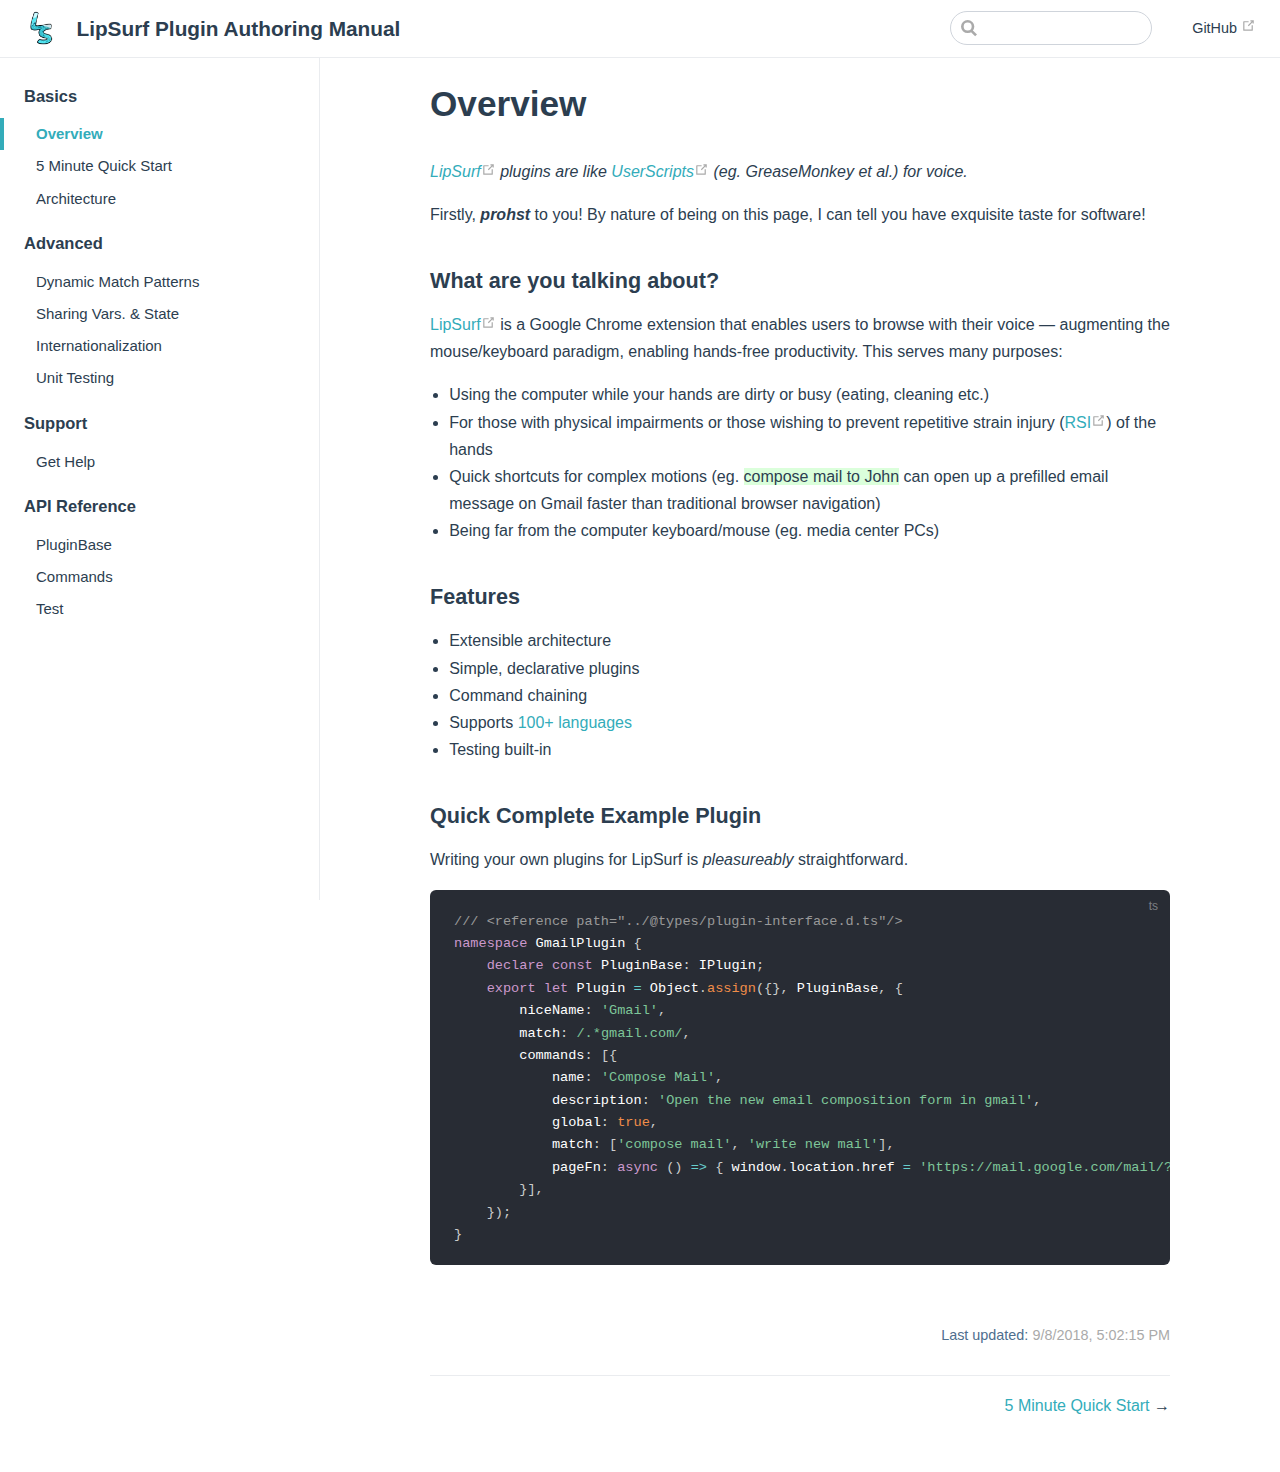
<file: index.html>
<!DOCTYPE html>
<html lang="en-US">
  <head>
    <meta charset="utf-8">
    <meta name="viewport" content="width=device-width,initial-scale=1">
    <title>Overview | LipSurf Plugin Authoring Manual</title>
    <meta name="description" content="Documentation for developers looking to extend LipSurf using the official API. Create extensions to control your browser via voice.">
    
    
    <link rel="preload" href="/assets/css/0.styles.6c1cd749.css" as="style"><link rel="preload" href="/assets/js/app.114e6427.js" as="script"><link rel="preload" href="/assets/js/4.6def9c47.js" as="script"><link rel="prefetch" href="/assets/js/2.4d942548.js"><link rel="prefetch" href="/assets/js/3.e313a01f.js"><link rel="prefetch" href="/assets/js/5.187f4996.js"><link rel="prefetch" href="/assets/js/6.0157a9b4.js"><link rel="prefetch" href="/assets/js/7.5a5d15c3.js"><link rel="prefetch" href="/assets/js/8.61c7d8cd.js"><link rel="prefetch" href="/assets/js/9.c8a0942f.js"><link rel="prefetch" href="/assets/js/10.056f1445.js"><link rel="prefetch" href="/assets/js/11.8158d5c2.js"><link rel="prefetch" href="/assets/js/12.8676da45.js"><link rel="prefetch" href="/assets/js/13.c82cd369.js"><link rel="prefetch" href="/assets/js/14.a3461e25.js"><link rel="prefetch" href="/assets/js/15.cd255a4a.js">
    <link rel="stylesheet" href="/assets/css/0.styles.6c1cd749.css">
  </head>
  <body>
    <div id="app" data-server-rendered="true"><div class="theme-container"><header class="navbar"><div class="sidebar-button"><svg xmlns="http://www.w3.org/2000/svg" aria-hidden="true" role="img" viewBox="0 0 448 512" class="icon"><path fill="currentColor" d="M436 124H12c-6.627 0-12-5.373-12-12V80c0-6.627 5.373-12 12-12h424c6.627 0 12 5.373 12 12v32c0 6.627-5.373 12-12 12zm0 160H12c-6.627 0-12-5.373-12-12v-32c0-6.627 5.373-12 12-12h424c6.627 0 12 5.373 12 12v32c0 6.627-5.373 12-12 12zm0 160H12c-6.627 0-12-5.373-12-12v-32c0-6.627 5.373-12 12-12h424c6.627 0 12 5.373 12 12v32c0 6.627-5.373 12-12 12z"></path></svg></div> <a href="/" class="home-link router-link-exact-active router-link-active"><img src="/icon-128.png" alt="LipSurf Plugin Authoring Manual" class="logo"> <span class="site-name can-hide">LipSurf Plugin Authoring Manual</span></a> <div class="links" style="max-width:nullpx;"><div class="search-box"><input aria-label="Search" autocomplete="off" spellcheck="false" value=""> <!----></div> <nav class="nav-links can-hide"> <a href="https://github.com/lipsurf/plugins" target="_blank" rel="noopener noreferrer" class="repo-link">
    GitHub
    <svg xmlns="http://www.w3.org/2000/svg" aria-hidden="true" x="0px" y="0px" viewBox="0 0 100 100" width="15" height="15" class="icon outbound"><path fill="currentColor" d="M18.8,85.1h56l0,0c2.2,0,4-1.8,4-4v-32h-8v28h-48v-48h28v-8h-32l0,0c-2.2,0-4,1.8-4,4v56C14.8,83.3,16.6,85.1,18.8,85.1z"></path> <polygon fill="currentColor" points="45.7,48.7 51.3,54.3 77.2,28.5 77.2,37.2 85.2,37.2 85.2,14.9 62.8,14.9 62.8,22.9 71.5,22.9"></polygon></svg></a></nav></div></header> <div class="sidebar-mask"></div> <div class="sidebar"><nav class="nav-links"> <a href="https://github.com/lipsurf/plugins" target="_blank" rel="noopener noreferrer" class="repo-link">
    GitHub
    <svg xmlns="http://www.w3.org/2000/svg" aria-hidden="true" x="0px" y="0px" viewBox="0 0 100 100" width="15" height="15" class="icon outbound"><path fill="currentColor" d="M18.8,85.1h56l0,0c2.2,0,4-1.8,4-4v-32h-8v28h-48v-48h28v-8h-32l0,0c-2.2,0-4,1.8-4,4v56C14.8,83.3,16.6,85.1,18.8,85.1z"></path> <polygon fill="currentColor" points="45.7,48.7 51.3,54.3 77.2,28.5 77.2,37.2 85.2,37.2 85.2,14.9 62.8,14.9 62.8,22.9 71.5,22.9"></polygon></svg></a></nav>  <ul class="sidebar-links"><li><div class="sidebar-group first"><p class="sidebar-heading open"><span>Basics</span> <!----></p> <ul class="sidebar-group-items"><li><a href="/" class="active sidebar-link">Overview</a><ul class="sidebar-sub-headers"></ul></li><li><a href="/quick-start.html" class="sidebar-link">5 Minute Quick Start</a></li><li><a href="/architecture.html" class="sidebar-link">Architecture</a></li></ul></div></li><li><div class="sidebar-group"><p class="sidebar-heading"><span>Advanced</span> <!----></p> <ul class="sidebar-group-items"><li><a href="/dynamic-matching.html" class="sidebar-link">Dynamic Match Patterns</a></li><li><a href="/state.html" class="sidebar-link">Sharing Vars. &amp; State</a></li><li><a href="/langs.html" class="sidebar-link">Internationalization</a></li><li><a href="/testing.html" class="sidebar-link">Unit Testing</a></li></ul></div></li><li><div class="sidebar-group"><p class="sidebar-heading"><span>Support</span> <!----></p> <ul class="sidebar-group-items"><li><a href="/help.html" class="sidebar-link">Get Help</a></li></ul></div></li><li><div class="sidebar-group"><p class="sidebar-heading"><span>API Reference</span> <!----></p> <ul class="sidebar-group-items"><li><a href="/api-reference/pluginbase.html" class="sidebar-link">PluginBase</a></li><li><a href="/api-reference/command.html" class="sidebar-link">Commands</a></li><li><a href="/api-reference/test.html" class="sidebar-link">Test</a></li></ul></div></li></ul> </div> <div class="page"> <div class="content"><h1 id="overview"><a href="#overview" aria-hidden="true" class="header-anchor">#</a> Overview</h1> <p><em><a href="https://www.lipsurf.com" target="_blank" rel="noopener noreferrer">LipSurf<svg xmlns="http://www.w3.org/2000/svg" aria-hidden="true" x="0px" y="0px" viewBox="0 0 100 100" width="15" height="15" class="icon outbound"><path fill="currentColor" d="M18.8,85.1h56l0,0c2.2,0,4-1.8,4-4v-32h-8v28h-48v-48h28v-8h-32l0,0c-2.2,0-4,1.8-4,4v56C14.8,83.3,16.6,85.1,18.8,85.1z"></path> <polygon fill="currentColor" points="45.7,48.7 51.3,54.3 77.2,28.5 77.2,37.2 85.2,37.2 85.2,14.9 62.8,14.9 62.8,22.9 71.5,22.9"></polygon></svg></a> plugins are like <a href="https://en.wikipedia.org/wiki/Userscript" target="_blank" rel="noopener noreferrer">UserScripts<svg xmlns="http://www.w3.org/2000/svg" aria-hidden="true" x="0px" y="0px" viewBox="0 0 100 100" width="15" height="15" class="icon outbound"><path fill="currentColor" d="M18.8,85.1h56l0,0c2.2,0,4-1.8,4-4v-32h-8v28h-48v-48h28v-8h-32l0,0c-2.2,0-4,1.8-4,4v56C14.8,83.3,16.6,85.1,18.8,85.1z"></path> <polygon fill="currentColor" points="45.7,48.7 51.3,54.3 77.2,28.5 77.2,37.2 85.2,37.2 85.2,14.9 62.8,14.9 62.8,22.9 71.5,22.9"></polygon></svg></a> (eg. GreaseMonkey et al.) for voice.</em></p> <p>Firstly, <em><strong>prohst</strong></em> to you! By nature of being on this page, I can tell you have exquisite taste for software!</p> <h3 id="what-are-you-talking-about"><a href="#what-are-you-talking-about" aria-hidden="true" class="header-anchor">#</a> What are you talking about?</h3> <p><a href="https://chrome.google.com/webstore/detail/lipsurf/lnnmjmalakahagblkkcnjkoaihlfglon" target="_blank" rel="noopener noreferrer">LipSurf<svg xmlns="http://www.w3.org/2000/svg" aria-hidden="true" x="0px" y="0px" viewBox="0 0 100 100" width="15" height="15" class="icon outbound"><path fill="currentColor" d="M18.8,85.1h56l0,0c2.2,0,4-1.8,4-4v-32h-8v28h-48v-48h28v-8h-32l0,0c-2.2,0-4,1.8-4,4v56C14.8,83.3,16.6,85.1,18.8,85.1z"></path> <polygon fill="currentColor" points="45.7,48.7 51.3,54.3 77.2,28.5 77.2,37.2 85.2,37.2 85.2,14.9 62.8,14.9 62.8,22.9 71.5,22.9"></polygon></svg></a> is a Google Chrome extension that enables users to browse with their voice — augmenting the mouse/keyboard paradigm, enabling hands-free productivity. This serves many purposes:</p> <ul><li>Using the computer while your hands are dirty or busy (eating, cleaning etc.)</li> <li>For those with physical impairments or those wishing to prevent repetitive strain injury (<a href="https://www.nhs.uk/conditions/repetitive-strain-injury-rsi/" target="_blank" rel="noopener noreferrer">RSI<svg xmlns="http://www.w3.org/2000/svg" aria-hidden="true" x="0px" y="0px" viewBox="0 0 100 100" width="15" height="15" class="icon outbound"><path fill="currentColor" d="M18.8,85.1h56l0,0c2.2,0,4-1.8,4-4v-32h-8v28h-48v-48h28v-8h-32l0,0c-2.2,0-4,1.8-4,4v56C14.8,83.3,16.6,85.1,18.8,85.1z"></path> <polygon fill="currentColor" points="45.7,48.7 51.3,54.3 77.2,28.5 77.2,37.2 85.2,37.2 85.2,14.9 62.8,14.9 62.8,22.9 71.5,22.9"></polygon></svg></a>) of the hands</li> <li>Quick shortcuts for complex motions (eg. <span class="voice-cmd">compose mail to John</span> can open up a prefilled email message on Gmail faster than traditional browser navigation)</li> <li>Being far from the computer keyboard/mouse (eg. media center PCs)</li></ul> <h3 id="features"><a href="#features" aria-hidden="true" class="header-anchor">#</a> Features</h3> <ul><li>Extensible architecture</li> <li>Simple, declarative plugins</li> <li>Command chaining</li> <li>Supports <a href="/langs.html">100+ languages</a></li> <li>Testing built-in</li></ul> <h3 id="quick-complete-example-plugin"><a href="#quick-complete-example-plugin" aria-hidden="true" class="header-anchor">#</a> Quick Complete Example Plugin</h3> <p>Writing your own plugins for LipSurf is <em>pleasureably</em> straightforward.</p> <div class="language-ts extra-class"><pre class="language-ts"><code><span class="token comment">/// &lt;reference path=&quot;../@types/plugin-interface.d.ts&quot;/&gt;</span>
<span class="token keyword">namespace</span> GmailPlugin <span class="token punctuation">{</span>
    <span class="token keyword">declare</span> <span class="token keyword">const</span> PluginBase<span class="token punctuation">:</span> IPlugin<span class="token punctuation">;</span>
    <span class="token keyword">export</span> <span class="token keyword">let</span> Plugin <span class="token operator">=</span> Object<span class="token punctuation">.</span><span class="token function">assign</span><span class="token punctuation">(</span><span class="token punctuation">{</span><span class="token punctuation">}</span><span class="token punctuation">,</span> PluginBase<span class="token punctuation">,</span> <span class="token punctuation">{</span>
        niceName<span class="token punctuation">:</span> <span class="token string">'Gmail'</span><span class="token punctuation">,</span>
        match<span class="token punctuation">:</span> <span class="token regex">/.*gmail.com/</span><span class="token punctuation">,</span>
        commands<span class="token punctuation">:</span> <span class="token punctuation">[</span><span class="token punctuation">{</span>
            name<span class="token punctuation">:</span> <span class="token string">'Compose Mail'</span><span class="token punctuation">,</span>
            description<span class="token punctuation">:</span> <span class="token string">'Open the new email composition form in gmail'</span><span class="token punctuation">,</span>
            global<span class="token punctuation">:</span> <span class="token boolean">true</span><span class="token punctuation">,</span>
            match<span class="token punctuation">:</span> <span class="token punctuation">[</span><span class="token string">'compose mail'</span><span class="token punctuation">,</span> <span class="token string">'write new mail'</span><span class="token punctuation">]</span><span class="token punctuation">,</span>
            pageFn<span class="token punctuation">:</span> <span class="token keyword">async</span> <span class="token punctuation">(</span><span class="token punctuation">)</span> <span class="token operator">=&gt;</span> <span class="token punctuation">{</span> window<span class="token punctuation">.</span>location<span class="token punctuation">.</span>href <span class="token operator">=</span> <span class="token string">'https://mail.google.com/mail/?view=cm&amp;fs=1'</span><span class="token punctuation">;</span> <span class="token punctuation">}</span>
        <span class="token punctuation">}</span><span class="token punctuation">]</span><span class="token punctuation">,</span>
    <span class="token punctuation">}</span><span class="token punctuation">)</span><span class="token punctuation">;</span>
<span class="token punctuation">}</span>
</code></pre></div></div> <div class="page-edit"><!----> <div class="last-updated"><span class="prefix">Last updated: </span> <span class="time">9/9/2018, 2:02:15 AM</span></div></div> <div class="page-nav"><p class="inner"><!----> <span class="next"><a href="/quick-start.html">
          5 Minute Quick Start
        </a>
        →
      </span></p></div> </div> <!----></div></div>
    <script src="/assets/js/4.6def9c47.js" defer></script><script src="/assets/js/app.114e6427.js" defer></script>
  </body>
</html>
</file>
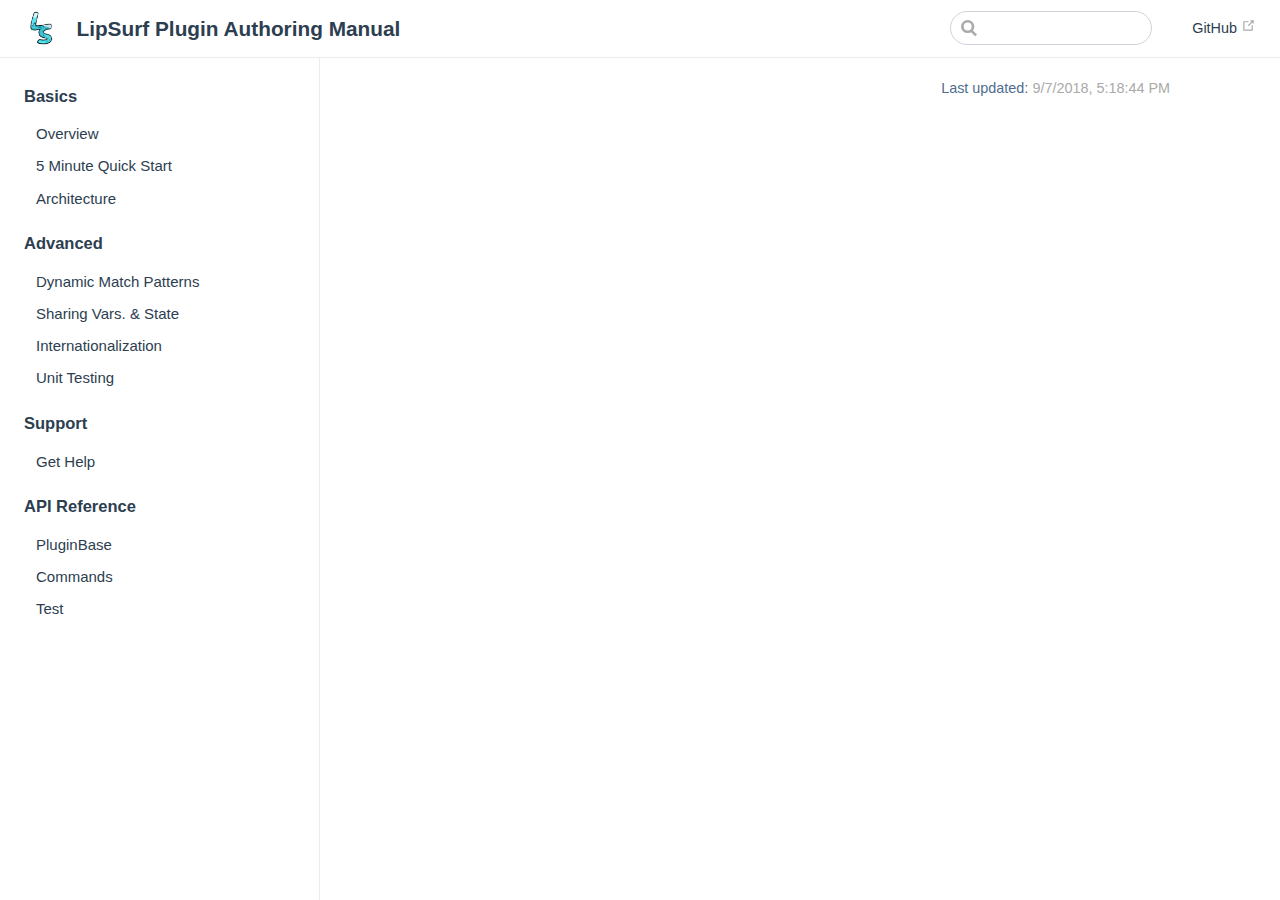
<file: api-reference/index.html>
<!DOCTYPE html>
<html lang="en-US">
  <head>
    <meta charset="utf-8">
    <meta name="viewport" content="width=device-width,initial-scale=1">
    <title>LipSurf Plugin Authoring Manual</title>
    <meta name="description" content="Documentation for developers looking to extend LipSurf using the official API. Create extensions to control your browser via voice.">
    
    
    <link rel="preload" href="/assets/css/0.styles.6c1cd749.css" as="style"><link rel="preload" href="/assets/js/app.114e6427.js" as="script"><link rel="preload" href="/assets/js/5.187f4996.js" as="script"><link rel="prefetch" href="/assets/js/4.6def9c47.js"><link rel="prefetch" href="/assets/js/2.4d942548.js"><link rel="prefetch" href="/assets/js/3.e313a01f.js"><link rel="prefetch" href="/assets/js/6.0157a9b4.js"><link rel="prefetch" href="/assets/js/7.5a5d15c3.js"><link rel="prefetch" href="/assets/js/8.61c7d8cd.js"><link rel="prefetch" href="/assets/js/9.c8a0942f.js"><link rel="prefetch" href="/assets/js/10.056f1445.js"><link rel="prefetch" href="/assets/js/11.8158d5c2.js"><link rel="prefetch" href="/assets/js/12.8676da45.js"><link rel="prefetch" href="/assets/js/13.c82cd369.js"><link rel="prefetch" href="/assets/js/14.a3461e25.js"><link rel="prefetch" href="/assets/js/15.cd255a4a.js">
    <link rel="stylesheet" href="/assets/css/0.styles.6c1cd749.css">
  </head>
  <body>
    <div id="app" data-server-rendered="true"><div class="theme-container"><header class="navbar"><div class="sidebar-button"><svg xmlns="http://www.w3.org/2000/svg" aria-hidden="true" role="img" viewBox="0 0 448 512" class="icon"><path fill="currentColor" d="M436 124H12c-6.627 0-12-5.373-12-12V80c0-6.627 5.373-12 12-12h424c6.627 0 12 5.373 12 12v32c0 6.627-5.373 12-12 12zm0 160H12c-6.627 0-12-5.373-12-12v-32c0-6.627 5.373-12 12-12h424c6.627 0 12 5.373 12 12v32c0 6.627-5.373 12-12 12zm0 160H12c-6.627 0-12-5.373-12-12v-32c0-6.627 5.373-12 12-12h424c6.627 0 12 5.373 12 12v32c0 6.627-5.373 12-12 12z"></path></svg></div> <a href="/" class="home-link router-link-active"><img src="/icon-128.png" alt="LipSurf Plugin Authoring Manual" class="logo"> <span class="site-name can-hide">LipSurf Plugin Authoring Manual</span></a> <div class="links" style="max-width:nullpx;"><div class="search-box"><input aria-label="Search" autocomplete="off" spellcheck="false" value=""> <!----></div> <nav class="nav-links can-hide"> <a href="https://github.com/lipsurf/plugins" target="_blank" rel="noopener noreferrer" class="repo-link">
    GitHub
    <svg xmlns="http://www.w3.org/2000/svg" aria-hidden="true" x="0px" y="0px" viewBox="0 0 100 100" width="15" height="15" class="icon outbound"><path fill="currentColor" d="M18.8,85.1h56l0,0c2.2,0,4-1.8,4-4v-32h-8v28h-48v-48h28v-8h-32l0,0c-2.2,0-4,1.8-4,4v56C14.8,83.3,16.6,85.1,18.8,85.1z"></path> <polygon fill="currentColor" points="45.7,48.7 51.3,54.3 77.2,28.5 77.2,37.2 85.2,37.2 85.2,14.9 62.8,14.9 62.8,22.9 71.5,22.9"></polygon></svg></a></nav></div></header> <div class="sidebar-mask"></div> <div class="sidebar"><nav class="nav-links"> <a href="https://github.com/lipsurf/plugins" target="_blank" rel="noopener noreferrer" class="repo-link">
    GitHub
    <svg xmlns="http://www.w3.org/2000/svg" aria-hidden="true" x="0px" y="0px" viewBox="0 0 100 100" width="15" height="15" class="icon outbound"><path fill="currentColor" d="M18.8,85.1h56l0,0c2.2,0,4-1.8,4-4v-32h-8v28h-48v-48h28v-8h-32l0,0c-2.2,0-4,1.8-4,4v56C14.8,83.3,16.6,85.1,18.8,85.1z"></path> <polygon fill="currentColor" points="45.7,48.7 51.3,54.3 77.2,28.5 77.2,37.2 85.2,37.2 85.2,14.9 62.8,14.9 62.8,22.9 71.5,22.9"></polygon></svg></a></nav>  <ul class="sidebar-links"><li><div class="sidebar-group first"><p class="sidebar-heading open"><span>Basics</span> <!----></p> <ul class="sidebar-group-items"><li><a href="/" class="sidebar-link">Overview</a></li><li><a href="/quick-start.html" class="sidebar-link">5 Minute Quick Start</a></li><li><a href="/architecture.html" class="sidebar-link">Architecture</a></li></ul></div></li><li><div class="sidebar-group"><p class="sidebar-heading"><span>Advanced</span> <!----></p> <ul class="sidebar-group-items"><li><a href="/dynamic-matching.html" class="sidebar-link">Dynamic Match Patterns</a></li><li><a href="/state.html" class="sidebar-link">Sharing Vars. &amp; State</a></li><li><a href="/langs.html" class="sidebar-link">Internationalization</a></li><li><a href="/testing.html" class="sidebar-link">Unit Testing</a></li></ul></div></li><li><div class="sidebar-group"><p class="sidebar-heading"><span>Support</span> <!----></p> <ul class="sidebar-group-items"><li><a href="/help.html" class="sidebar-link">Get Help</a></li></ul></div></li><li><div class="sidebar-group"><p class="sidebar-heading"><span>API Reference</span> <!----></p> <ul class="sidebar-group-items"><li><a href="/api-reference/pluginbase.html" class="sidebar-link">PluginBase</a></li><li><a href="/api-reference/command.html" class="sidebar-link">Commands</a></li><li><a href="/api-reference/test.html" class="sidebar-link">Test</a></li></ul></div></li></ul> </div> <div class="page"> <div class="content"></div> <div class="page-edit"><!----> <div class="last-updated"><span class="prefix">Last updated: </span> <span class="time">9/8/2018, 2:18:44 AM</span></div></div> <!----> </div> <!----></div></div>
    <script src="/assets/js/5.187f4996.js" defer></script><script src="/assets/js/app.114e6427.js" defer></script>
  </body>
</html>
</file>
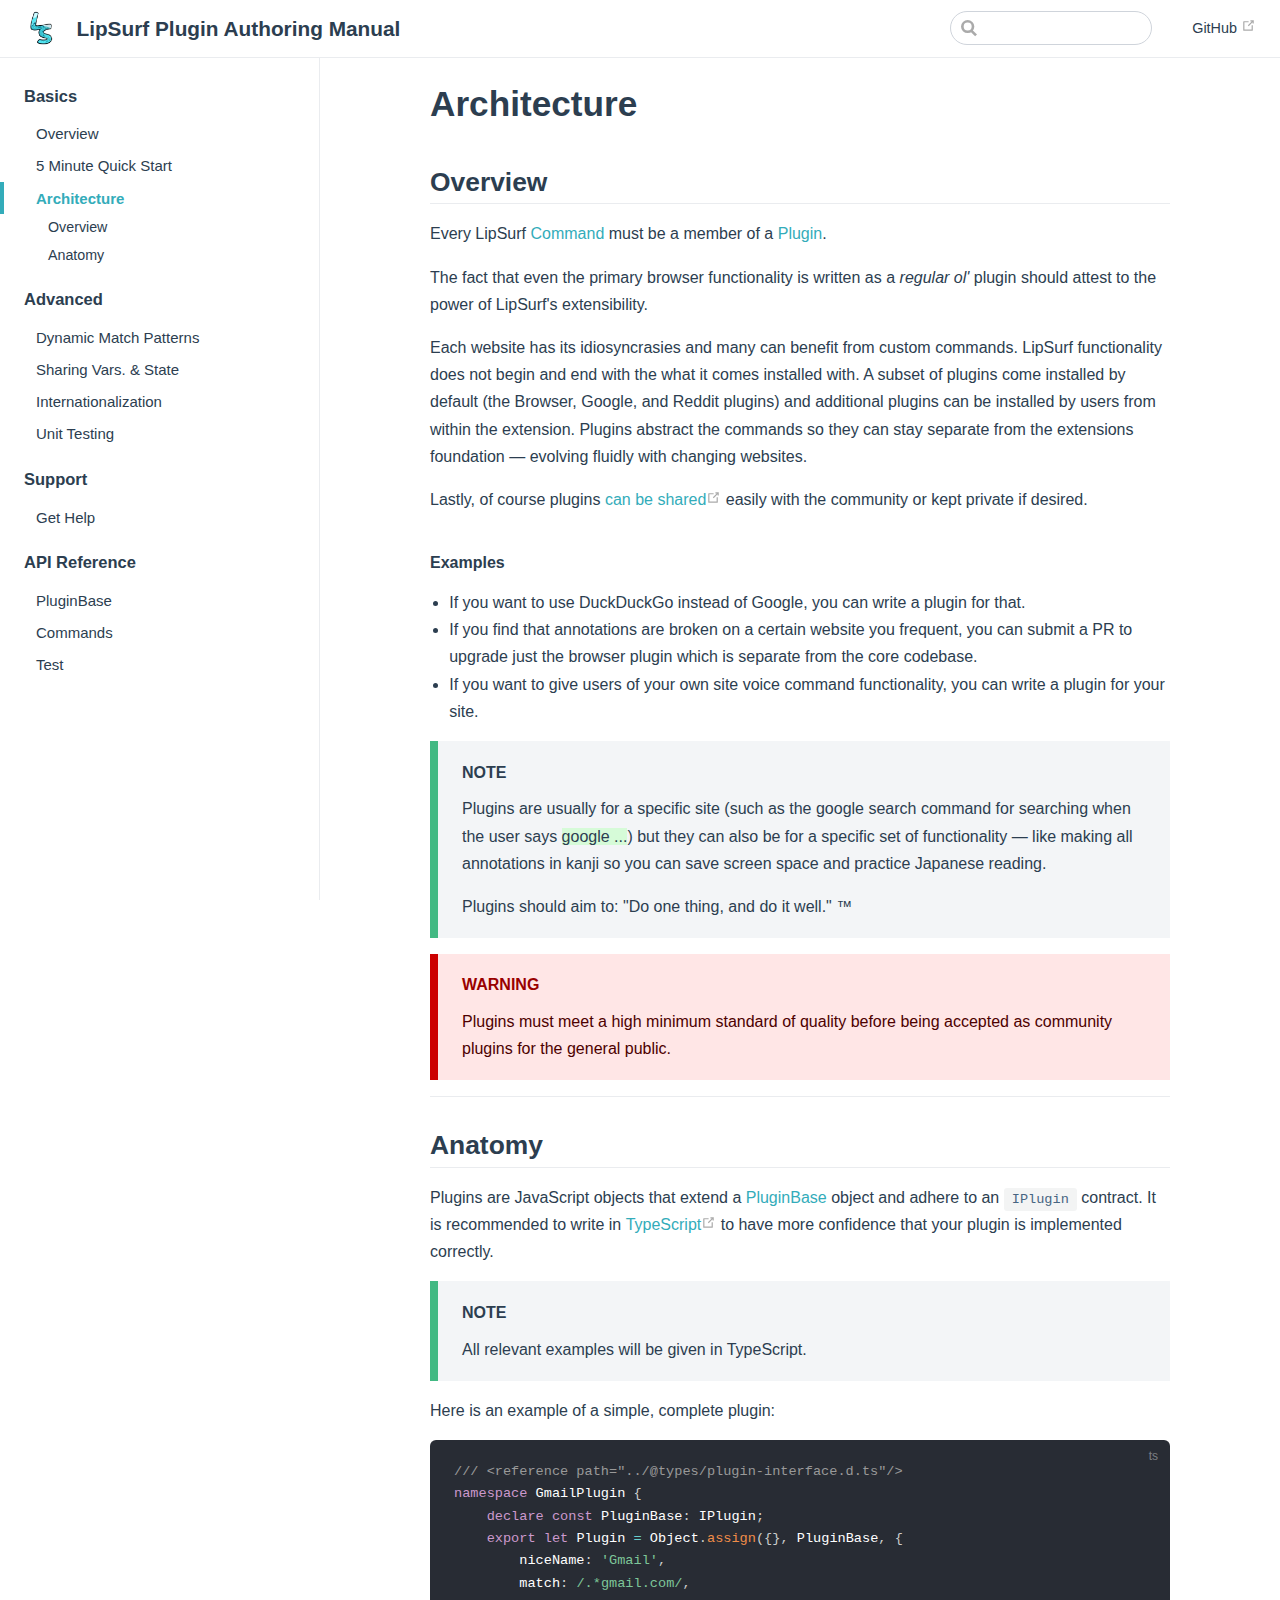
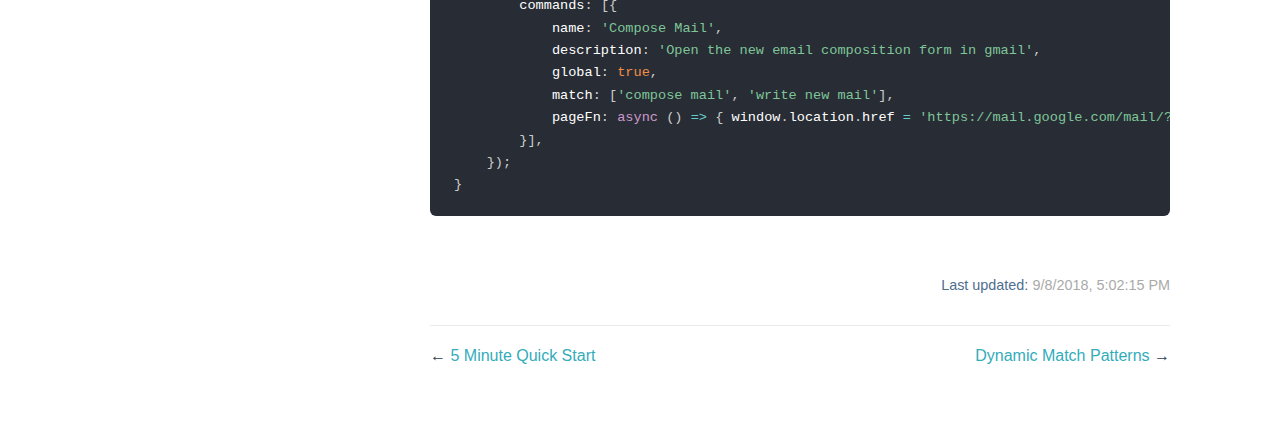
<file: architecture.html>
<!DOCTYPE html>
<html lang="en-US">
  <head>
    <meta charset="utf-8">
    <meta name="viewport" content="width=device-width,initial-scale=1">
    <title>Architecture | LipSurf Plugin Authoring Manual</title>
    <meta name="description" content="Documentation for developers looking to extend LipSurf using the official API. Create extensions to control your browser via voice.">
    
    
    <link rel="preload" href="/assets/css/0.styles.6c1cd749.css" as="style"><link rel="preload" href="/assets/js/app.114e6427.js" as="script"><link rel="preload" href="/assets/js/9.c8a0942f.js" as="script"><link rel="prefetch" href="/assets/js/4.6def9c47.js"><link rel="prefetch" href="/assets/js/2.4d942548.js"><link rel="prefetch" href="/assets/js/3.e313a01f.js"><link rel="prefetch" href="/assets/js/5.187f4996.js"><link rel="prefetch" href="/assets/js/6.0157a9b4.js"><link rel="prefetch" href="/assets/js/7.5a5d15c3.js"><link rel="prefetch" href="/assets/js/8.61c7d8cd.js"><link rel="prefetch" href="/assets/js/10.056f1445.js"><link rel="prefetch" href="/assets/js/11.8158d5c2.js"><link rel="prefetch" href="/assets/js/12.8676da45.js"><link rel="prefetch" href="/assets/js/13.c82cd369.js"><link rel="prefetch" href="/assets/js/14.a3461e25.js"><link rel="prefetch" href="/assets/js/15.cd255a4a.js">
    <link rel="stylesheet" href="/assets/css/0.styles.6c1cd749.css">
  </head>
  <body>
    <div id="app" data-server-rendered="true"><div class="theme-container"><header class="navbar"><div class="sidebar-button"><svg xmlns="http://www.w3.org/2000/svg" aria-hidden="true" role="img" viewBox="0 0 448 512" class="icon"><path fill="currentColor" d="M436 124H12c-6.627 0-12-5.373-12-12V80c0-6.627 5.373-12 12-12h424c6.627 0 12 5.373 12 12v32c0 6.627-5.373 12-12 12zm0 160H12c-6.627 0-12-5.373-12-12v-32c0-6.627 5.373-12 12-12h424c6.627 0 12 5.373 12 12v32c0 6.627-5.373 12-12 12zm0 160H12c-6.627 0-12-5.373-12-12v-32c0-6.627 5.373-12 12-12h424c6.627 0 12 5.373 12 12v32c0 6.627-5.373 12-12 12z"></path></svg></div> <a href="/" class="home-link router-link-active"><img src="/icon-128.png" alt="LipSurf Plugin Authoring Manual" class="logo"> <span class="site-name can-hide">LipSurf Plugin Authoring Manual</span></a> <div class="links" style="max-width:nullpx;"><div class="search-box"><input aria-label="Search" autocomplete="off" spellcheck="false" value=""> <!----></div> <nav class="nav-links can-hide"> <a href="https://github.com/lipsurf/plugins" target="_blank" rel="noopener noreferrer" class="repo-link">
    GitHub
    <svg xmlns="http://www.w3.org/2000/svg" aria-hidden="true" x="0px" y="0px" viewBox="0 0 100 100" width="15" height="15" class="icon outbound"><path fill="currentColor" d="M18.8,85.1h56l0,0c2.2,0,4-1.8,4-4v-32h-8v28h-48v-48h28v-8h-32l0,0c-2.2,0-4,1.8-4,4v56C14.8,83.3,16.6,85.1,18.8,85.1z"></path> <polygon fill="currentColor" points="45.7,48.7 51.3,54.3 77.2,28.5 77.2,37.2 85.2,37.2 85.2,14.9 62.8,14.9 62.8,22.9 71.5,22.9"></polygon></svg></a></nav></div></header> <div class="sidebar-mask"></div> <div class="sidebar"><nav class="nav-links"> <a href="https://github.com/lipsurf/plugins" target="_blank" rel="noopener noreferrer" class="repo-link">
    GitHub
    <svg xmlns="http://www.w3.org/2000/svg" aria-hidden="true" x="0px" y="0px" viewBox="0 0 100 100" width="15" height="15" class="icon outbound"><path fill="currentColor" d="M18.8,85.1h56l0,0c2.2,0,4-1.8,4-4v-32h-8v28h-48v-48h28v-8h-32l0,0c-2.2,0-4,1.8-4,4v56C14.8,83.3,16.6,85.1,18.8,85.1z"></path> <polygon fill="currentColor" points="45.7,48.7 51.3,54.3 77.2,28.5 77.2,37.2 85.2,37.2 85.2,14.9 62.8,14.9 62.8,22.9 71.5,22.9"></polygon></svg></a></nav>  <ul class="sidebar-links"><li><div class="sidebar-group first"><p class="sidebar-heading open"><span>Basics</span> <!----></p> <ul class="sidebar-group-items"><li><a href="/" class="sidebar-link">Overview</a></li><li><a href="/quick-start.html" class="sidebar-link">5 Minute Quick Start</a></li><li><a href="/architecture.html" class="active sidebar-link">Architecture</a><ul class="sidebar-sub-headers"><li class="sidebar-sub-header"><a href="/architecture.html#overview" class="sidebar-link">Overview</a></li><li class="sidebar-sub-header"><a href="/architecture.html#anatomy" class="sidebar-link">Anatomy</a></li></ul></li></ul></div></li><li><div class="sidebar-group"><p class="sidebar-heading"><span>Advanced</span> <!----></p> <ul class="sidebar-group-items"><li><a href="/dynamic-matching.html" class="sidebar-link">Dynamic Match Patterns</a></li><li><a href="/state.html" class="sidebar-link">Sharing Vars. &amp; State</a></li><li><a href="/langs.html" class="sidebar-link">Internationalization</a></li><li><a href="/testing.html" class="sidebar-link">Unit Testing</a></li></ul></div></li><li><div class="sidebar-group"><p class="sidebar-heading"><span>Support</span> <!----></p> <ul class="sidebar-group-items"><li><a href="/help.html" class="sidebar-link">Get Help</a></li></ul></div></li><li><div class="sidebar-group"><p class="sidebar-heading"><span>API Reference</span> <!----></p> <ul class="sidebar-group-items"><li><a href="/api-reference/pluginbase.html" class="sidebar-link">PluginBase</a></li><li><a href="/api-reference/command.html" class="sidebar-link">Commands</a></li><li><a href="/api-reference/test.html" class="sidebar-link">Test</a></li></ul></div></li></ul> </div> <div class="page"> <div class="content"><h1 id="architecture"><a href="#architecture" aria-hidden="true" class="header-anchor">#</a> Architecture</h1> <h2 id="overview"><a href="#overview" aria-hidden="true" class="header-anchor">#</a> Overview</h2> <p>Every LipSurf <a href="/api-reference/command.html">Command</a> must be a member of a <a href="/api-reference/pluginbase.html">Plugin</a>.</p> <p>The fact that even the primary browser functionality is written as a <em>regular ol'</em> plugin should attest to the power of LipSurf's extensibility.</p> <p>Each website has its idiosyncrasies and many can benefit from custom commands. LipSurf functionality does not begin and end with the what it comes installed with. A subset of plugins come installed by default (the Browser, Google, and Reddit plugins) and additional plugins can be installed by users from within the extension. Plugins abstract the commands so they can stay separate from the extensions foundation — evolving fluidly with changing websites.</p> <p>Lastly, of course plugins <a href="https://github.com/lipsurf/plugins" target="_blank" rel="noopener noreferrer">can be shared<svg xmlns="http://www.w3.org/2000/svg" aria-hidden="true" x="0px" y="0px" viewBox="0 0 100 100" width="15" height="15" class="icon outbound"><path fill="currentColor" d="M18.8,85.1h56l0,0c2.2,0,4-1.8,4-4v-32h-8v28h-48v-48h28v-8h-32l0,0c-2.2,0-4,1.8-4,4v56C14.8,83.3,16.6,85.1,18.8,85.1z"></path> <polygon fill="currentColor" points="45.7,48.7 51.3,54.3 77.2,28.5 77.2,37.2 85.2,37.2 85.2,14.9 62.8,14.9 62.8,22.9 71.5,22.9"></polygon></svg></a> easily with the community or kept private if desired.</p> <h4 id="examples"><a href="#examples" aria-hidden="true" class="header-anchor">#</a> Examples</h4> <ul><li>If you want to use DuckDuckGo instead of Google, you can write a plugin for that.</li> <li>If you find that annotations are broken on a certain website you frequent, you can submit a PR to upgrade just the browser plugin which is separate from the core codebase.</li> <li>If you want to give users of your own site voice command functionality, you can write a plugin for your site.</li></ul> <div class="tip custom-block"><p class="custom-block-title">NOTE</p> <p>Plugins are usually for a specific site (such as the google search command for searching when the user says <span class="voice-cmd">google ...</span>) but they can also be for a specific set of functionality — like making all annotations in kanji so you can save screen space and practice Japanese reading.</p> <p>Plugins should aim to: &quot;Do one thing, and do it well.&quot; ™</p></div> <div class="danger custom-block"><p class="custom-block-title">WARNING</p> <p>Plugins must meet a high minimum standard of quality before being accepted as community plugins for the general public.</p></div> <hr> <h2 id="anatomy"><a href="#anatomy" aria-hidden="true" class="header-anchor">#</a> Anatomy</h2> <p>Plugins are JavaScript objects that extend a <a href="/api-reference/pluginbase.html#pluginbase">PluginBase</a> object and adhere to an <code>IPlugin</code> contract. It is recommended to write in <a href="https://www.typescriptlang.org/" target="_blank" rel="noopener noreferrer">TypeScript<svg xmlns="http://www.w3.org/2000/svg" aria-hidden="true" x="0px" y="0px" viewBox="0 0 100 100" width="15" height="15" class="icon outbound"><path fill="currentColor" d="M18.8,85.1h56l0,0c2.2,0,4-1.8,4-4v-32h-8v28h-48v-48h28v-8h-32l0,0c-2.2,0-4,1.8-4,4v56C14.8,83.3,16.6,85.1,18.8,85.1z"></path> <polygon fill="currentColor" points="45.7,48.7 51.3,54.3 77.2,28.5 77.2,37.2 85.2,37.2 85.2,14.9 62.8,14.9 62.8,22.9 71.5,22.9"></polygon></svg></a> to have more confidence that your plugin is implemented correctly.</p> <div class="tip custom-block"><p class="custom-block-title">NOTE</p> <p>All relevant examples will be given in TypeScript.</p></div> <p>Here is an example of a simple, complete plugin:</p> <div class="language-ts extra-class"><pre class="language-ts"><code><span class="token comment">/// &lt;reference path=&quot;../@types/plugin-interface.d.ts&quot;/&gt;</span>
<span class="token keyword">namespace</span> GmailPlugin <span class="token punctuation">{</span>
    <span class="token keyword">declare</span> <span class="token keyword">const</span> PluginBase<span class="token punctuation">:</span> IPlugin<span class="token punctuation">;</span>
    <span class="token keyword">export</span> <span class="token keyword">let</span> Plugin <span class="token operator">=</span> Object<span class="token punctuation">.</span><span class="token function">assign</span><span class="token punctuation">(</span><span class="token punctuation">{</span><span class="token punctuation">}</span><span class="token punctuation">,</span> PluginBase<span class="token punctuation">,</span> <span class="token punctuation">{</span>
        niceName<span class="token punctuation">:</span> <span class="token string">'Gmail'</span><span class="token punctuation">,</span>
        match<span class="token punctuation">:</span> <span class="token regex">/.*gmail.com/</span><span class="token punctuation">,</span>
        commands<span class="token punctuation">:</span> <span class="token punctuation">[</span><span class="token punctuation">{</span>
            name<span class="token punctuation">:</span> <span class="token string">'Compose Mail'</span><span class="token punctuation">,</span>
            description<span class="token punctuation">:</span> <span class="token string">'Open the new email composition form in gmail'</span><span class="token punctuation">,</span>
            global<span class="token punctuation">:</span> <span class="token boolean">true</span><span class="token punctuation">,</span>
            match<span class="token punctuation">:</span> <span class="token punctuation">[</span><span class="token string">'compose mail'</span><span class="token punctuation">,</span> <span class="token string">'write new mail'</span><span class="token punctuation">]</span><span class="token punctuation">,</span>
            pageFn<span class="token punctuation">:</span> <span class="token keyword">async</span> <span class="token punctuation">(</span><span class="token punctuation">)</span> <span class="token operator">=&gt;</span> <span class="token punctuation">{</span> window<span class="token punctuation">.</span>location<span class="token punctuation">.</span>href <span class="token operator">=</span> <span class="token string">'https://mail.google.com/mail/?view=cm&amp;fs=1'</span><span class="token punctuation">;</span> <span class="token punctuation">}</span>
        <span class="token punctuation">}</span><span class="token punctuation">]</span><span class="token punctuation">,</span>
    <span class="token punctuation">}</span><span class="token punctuation">)</span><span class="token punctuation">;</span>
<span class="token punctuation">}</span>
</code></pre></div></div> <div class="page-edit"><!----> <div class="last-updated"><span class="prefix">Last updated: </span> <span class="time">9/9/2018, 2:02:15 AM</span></div></div> <div class="page-nav"><p class="inner"><span class="prev">
        ←
        <a href="/quick-start.html" class="prev">
          5 Minute Quick Start
        </a></span> <span class="next"><a href="/dynamic-matching.html">
          Dynamic Match Patterns
        </a>
        →
      </span></p></div> </div> <!----></div></div>
    <script src="/assets/js/9.c8a0942f.js" defer></script><script src="/assets/js/app.114e6427.js" defer></script>
  </body>
</html>
</file>
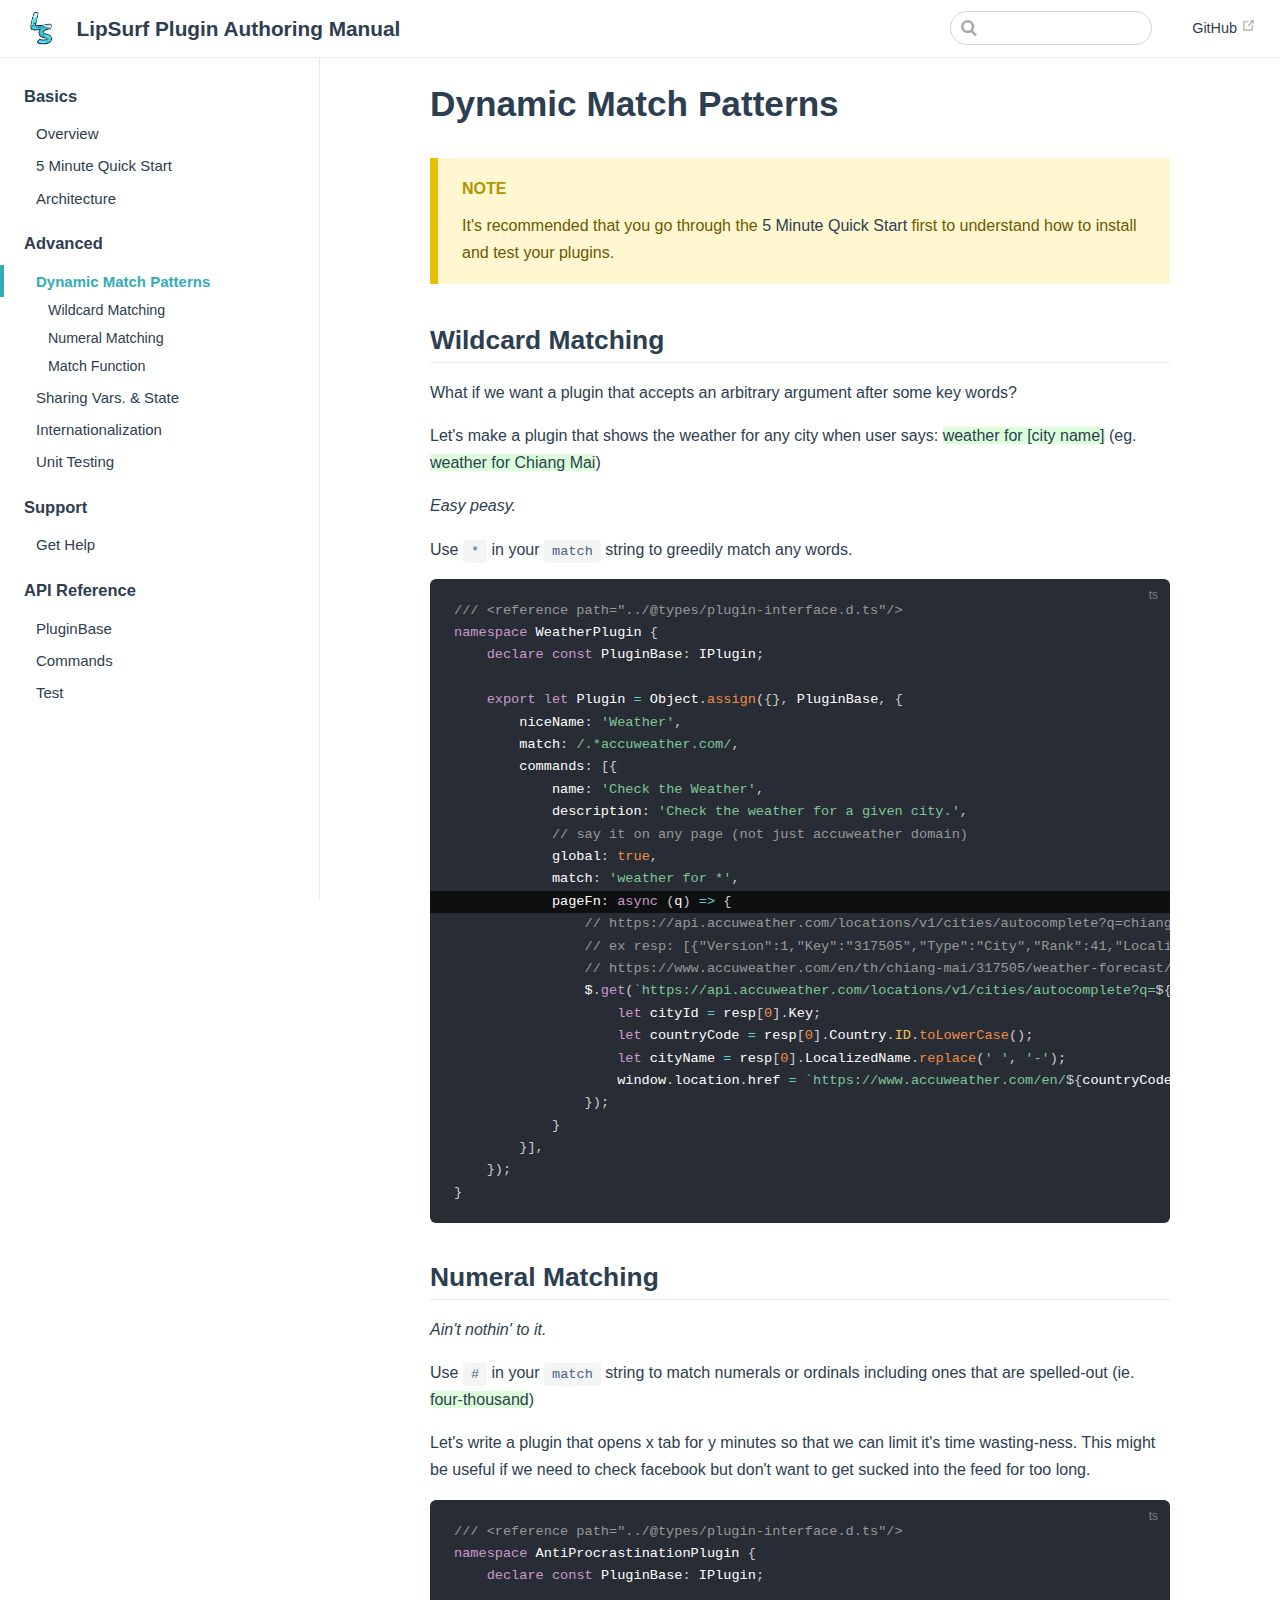
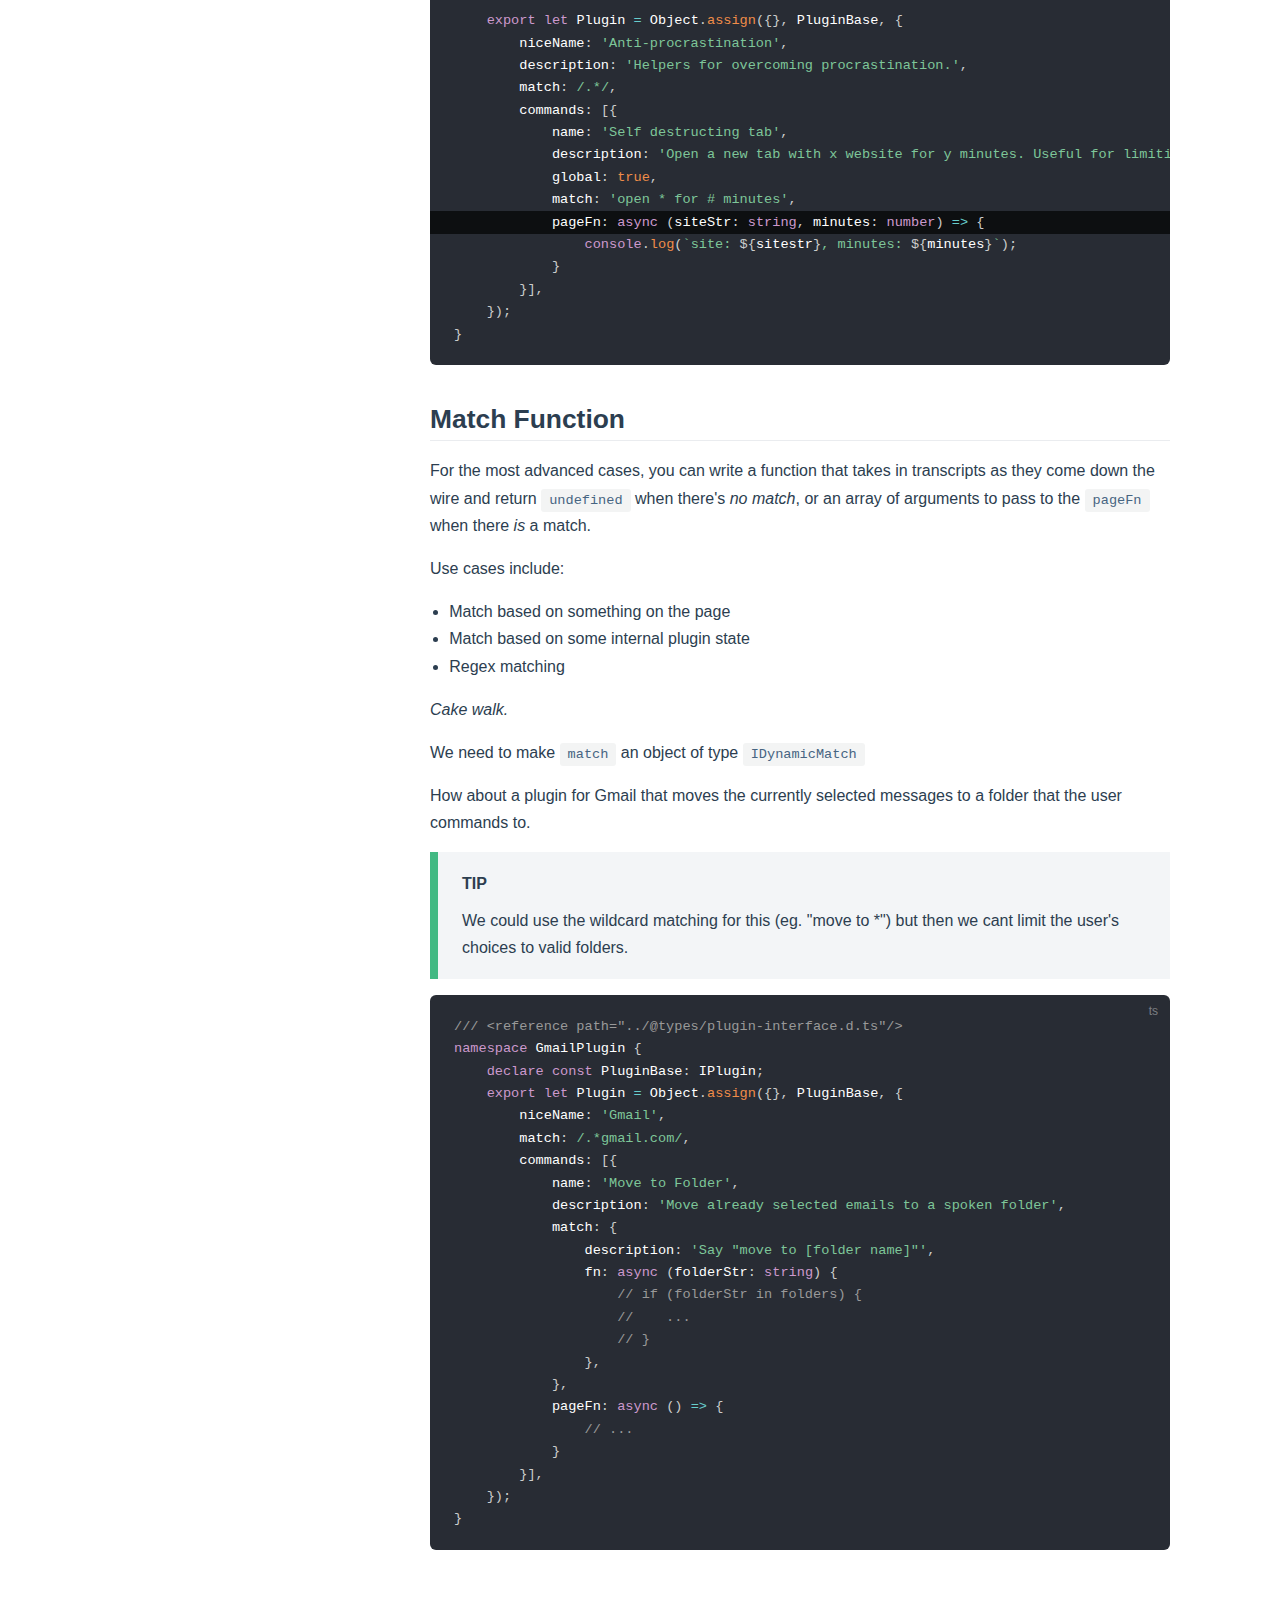
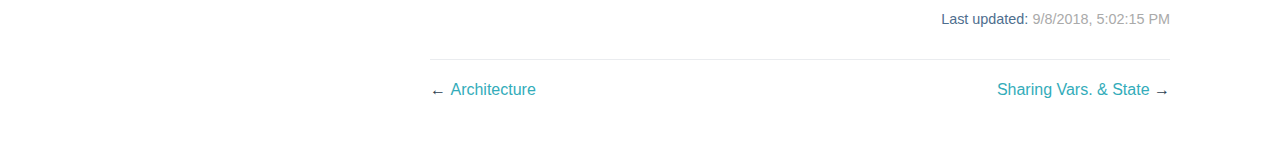
<file: dynamic-matching.html>
<!DOCTYPE html>
<html lang="en-US">
  <head>
    <meta charset="utf-8">
    <meta name="viewport" content="width=device-width,initial-scale=1">
    <title>Dynamic Match Patterns | LipSurf Plugin Authoring Manual</title>
    <meta name="description" content="Documentation for developers looking to extend LipSurf using the official API. Create extensions to control your browser via voice.">
    
    
    <link rel="preload" href="/assets/css/0.styles.6c1cd749.css" as="style"><link rel="preload" href="/assets/js/app.114e6427.js" as="script"><link rel="preload" href="/assets/js/10.056f1445.js" as="script"><link rel="prefetch" href="/assets/js/4.6def9c47.js"><link rel="prefetch" href="/assets/js/2.4d942548.js"><link rel="prefetch" href="/assets/js/3.e313a01f.js"><link rel="prefetch" href="/assets/js/5.187f4996.js"><link rel="prefetch" href="/assets/js/6.0157a9b4.js"><link rel="prefetch" href="/assets/js/7.5a5d15c3.js"><link rel="prefetch" href="/assets/js/8.61c7d8cd.js"><link rel="prefetch" href="/assets/js/9.c8a0942f.js"><link rel="prefetch" href="/assets/js/11.8158d5c2.js"><link rel="prefetch" href="/assets/js/12.8676da45.js"><link rel="prefetch" href="/assets/js/13.c82cd369.js"><link rel="prefetch" href="/assets/js/14.a3461e25.js"><link rel="prefetch" href="/assets/js/15.cd255a4a.js">
    <link rel="stylesheet" href="/assets/css/0.styles.6c1cd749.css">
  </head>
  <body>
    <div id="app" data-server-rendered="true"><div class="theme-container"><header class="navbar"><div class="sidebar-button"><svg xmlns="http://www.w3.org/2000/svg" aria-hidden="true" role="img" viewBox="0 0 448 512" class="icon"><path fill="currentColor" d="M436 124H12c-6.627 0-12-5.373-12-12V80c0-6.627 5.373-12 12-12h424c6.627 0 12 5.373 12 12v32c0 6.627-5.373 12-12 12zm0 160H12c-6.627 0-12-5.373-12-12v-32c0-6.627 5.373-12 12-12h424c6.627 0 12 5.373 12 12v32c0 6.627-5.373 12-12 12zm0 160H12c-6.627 0-12-5.373-12-12v-32c0-6.627 5.373-12 12-12h424c6.627 0 12 5.373 12 12v32c0 6.627-5.373 12-12 12z"></path></svg></div> <a href="/" class="home-link router-link-active"><img src="/icon-128.png" alt="LipSurf Plugin Authoring Manual" class="logo"> <span class="site-name can-hide">LipSurf Plugin Authoring Manual</span></a> <div class="links" style="max-width:nullpx;"><div class="search-box"><input aria-label="Search" autocomplete="off" spellcheck="false" value=""> <!----></div> <nav class="nav-links can-hide"> <a href="https://github.com/lipsurf/plugins" target="_blank" rel="noopener noreferrer" class="repo-link">
    GitHub
    <svg xmlns="http://www.w3.org/2000/svg" aria-hidden="true" x="0px" y="0px" viewBox="0 0 100 100" width="15" height="15" class="icon outbound"><path fill="currentColor" d="M18.8,85.1h56l0,0c2.2,0,4-1.8,4-4v-32h-8v28h-48v-48h28v-8h-32l0,0c-2.2,0-4,1.8-4,4v56C14.8,83.3,16.6,85.1,18.8,85.1z"></path> <polygon fill="currentColor" points="45.7,48.7 51.3,54.3 77.2,28.5 77.2,37.2 85.2,37.2 85.2,14.9 62.8,14.9 62.8,22.9 71.5,22.9"></polygon></svg></a></nav></div></header> <div class="sidebar-mask"></div> <div class="sidebar"><nav class="nav-links"> <a href="https://github.com/lipsurf/plugins" target="_blank" rel="noopener noreferrer" class="repo-link">
    GitHub
    <svg xmlns="http://www.w3.org/2000/svg" aria-hidden="true" x="0px" y="0px" viewBox="0 0 100 100" width="15" height="15" class="icon outbound"><path fill="currentColor" d="M18.8,85.1h56l0,0c2.2,0,4-1.8,4-4v-32h-8v28h-48v-48h28v-8h-32l0,0c-2.2,0-4,1.8-4,4v56C14.8,83.3,16.6,85.1,18.8,85.1z"></path> <polygon fill="currentColor" points="45.7,48.7 51.3,54.3 77.2,28.5 77.2,37.2 85.2,37.2 85.2,14.9 62.8,14.9 62.8,22.9 71.5,22.9"></polygon></svg></a></nav>  <ul class="sidebar-links"><li><div class="sidebar-group first"><p class="sidebar-heading"><span>Basics</span> <!----></p> <ul class="sidebar-group-items"><li><a href="/" class="sidebar-link">Overview</a></li><li><a href="/quick-start.html" class="sidebar-link">5 Minute Quick Start</a></li><li><a href="/architecture.html" class="sidebar-link">Architecture</a></li></ul></div></li><li><div class="sidebar-group"><p class="sidebar-heading open"><span>Advanced</span> <!----></p> <ul class="sidebar-group-items"><li><a href="/dynamic-matching.html" class="active sidebar-link">Dynamic Match Patterns</a><ul class="sidebar-sub-headers"><li class="sidebar-sub-header"><a href="/dynamic-matching.html#wildcard-matching" class="sidebar-link">Wildcard Matching</a></li><li class="sidebar-sub-header"><a href="/dynamic-matching.html#numeral-matching" class="sidebar-link">Numeral Matching</a></li><li class="sidebar-sub-header"><a href="/dynamic-matching.html#match-function" class="sidebar-link">Match Function</a></li></ul></li><li><a href="/state.html" class="sidebar-link">Sharing Vars. &amp; State</a></li><li><a href="/langs.html" class="sidebar-link">Internationalization</a></li><li><a href="/testing.html" class="sidebar-link">Unit Testing</a></li></ul></div></li><li><div class="sidebar-group"><p class="sidebar-heading"><span>Support</span> <!----></p> <ul class="sidebar-group-items"><li><a href="/help.html" class="sidebar-link">Get Help</a></li></ul></div></li><li><div class="sidebar-group"><p class="sidebar-heading"><span>API Reference</span> <!----></p> <ul class="sidebar-group-items"><li><a href="/api-reference/pluginbase.html" class="sidebar-link">PluginBase</a></li><li><a href="/api-reference/command.html" class="sidebar-link">Commands</a></li><li><a href="/api-reference/test.html" class="sidebar-link">Test</a></li></ul></div></li></ul> </div> <div class="page"> <div class="content"><h1 id="dynamic-match-patterns"><a href="#dynamic-match-patterns" aria-hidden="true" class="header-anchor">#</a> Dynamic Match Patterns</h1> <div class="warning custom-block"><p class="custom-block-title">NOTE</p> <p>It's recommended that you go through the <a href="/quick-start">5 Minute Quick Start</a> first to understand how to install and test your plugins.</p></div> <h2 id="wildcard-matching"><a href="#wildcard-matching" aria-hidden="true" class="header-anchor">#</a> Wildcard Matching</h2> <p>What if we want a plugin that accepts an arbitrary argument after some key words?</p> <p>Let's make a plugin that shows the weather for any city when user says: <span class="voice-cmd">weather for [city name]</span> (eg. <span class="voice-cmd">weather for Chiang Mai</span>)</p> <p><em>Easy peasy.</em></p> <p>Use <code>*</code> in your <code>match</code> string to greedily match any words.</p> <div class="language-ts extra-class"><div class="highlight-lines"><br><br><br><br><br><br><br><br><br><br><br><br><br><div class="highlighted"> </div><br><br><br><br><br><br><br><br><br><br><br><br><br><br></div><pre class="language-ts"><code><span class="token comment">/// &lt;reference path=&quot;../@types/plugin-interface.d.ts&quot;/&gt;</span>
<span class="token keyword">namespace</span> WeatherPlugin <span class="token punctuation">{</span>
    <span class="token keyword">declare</span> <span class="token keyword">const</span> PluginBase<span class="token punctuation">:</span> IPlugin<span class="token punctuation">;</span>

    <span class="token keyword">export</span> <span class="token keyword">let</span> Plugin <span class="token operator">=</span> Object<span class="token punctuation">.</span><span class="token function">assign</span><span class="token punctuation">(</span><span class="token punctuation">{</span><span class="token punctuation">}</span><span class="token punctuation">,</span> PluginBase<span class="token punctuation">,</span> <span class="token punctuation">{</span>
        niceName<span class="token punctuation">:</span> <span class="token string">'Weather'</span><span class="token punctuation">,</span>
        match<span class="token punctuation">:</span> <span class="token regex">/.*accuweather.com/</span><span class="token punctuation">,</span>
        commands<span class="token punctuation">:</span> <span class="token punctuation">[</span><span class="token punctuation">{</span>
            name<span class="token punctuation">:</span> <span class="token string">'Check the Weather'</span><span class="token punctuation">,</span>
            description<span class="token punctuation">:</span> <span class="token string">'Check the weather for a given city.'</span><span class="token punctuation">,</span>
            <span class="token comment">// say it on any page (not just accuweather domain)</span>
            global<span class="token punctuation">:</span> <span class="token boolean">true</span><span class="token punctuation">,</span>
            match<span class="token punctuation">:</span> <span class="token string">'weather for *'</span><span class="token punctuation">,</span>
            pageFn<span class="token punctuation">:</span> <span class="token keyword">async</span> <span class="token punctuation">(</span>q<span class="token punctuation">)</span> <span class="token operator">=&gt;</span> <span class="token punctuation">{</span>
                <span class="token comment">// https://api.accuweather.com/locations/v1/cities/autocomplete?q=chiang%20mai&amp;apikey=d41dfd5e8a1748d0970cba6637647d96&amp;language=en-us&amp;get_param=value</span>
                <span class="token comment">// ex resp: [{&quot;Version&quot;:1,&quot;Key&quot;:&quot;317505&quot;,&quot;Type&quot;:&quot;City&quot;,&quot;Rank&quot;:41,&quot;LocalizedName&quot;:&quot;Chiang Mai&quot;,&quot;Country&quot;:{&quot;ID&quot;:&quot;TH&quot;,&quot;LocalizedName&quot;:&quot;Thailand&quot;},&quot;AdministrativeArea&quot;:{&quot;ID&quot;:&quot;50&quot;,&quot;LocalizedName&quot;:&quot;Chiang Mai&quot;}}]</span>
                <span class="token comment">// https://www.accuweather.com/en/th/chiang-mai/317505/weather-forecast/317505</span>
                $<span class="token punctuation">.</span><span class="token keyword">get</span><span class="token punctuation">(</span><span class="token template-string"><span class="token string">`https://api.accuweather.com/locations/v1/cities/autocomplete?q=</span><span class="token interpolation"><span class="token interpolation-punctuation punctuation">${</span>q<span class="token interpolation-punctuation punctuation">}</span></span><span class="token string">&amp;apikey=d41dfd5e8a1748d0970cba6637647d96&amp;language=en-us&amp;get_param=value`</span></span><span class="token punctuation">,</span> <span class="token punctuation">(</span>resp<span class="token punctuation">)</span> <span class="token operator">=&gt;</span> <span class="token punctuation">{</span>
                    <span class="token keyword">let</span> cityId <span class="token operator">=</span> resp<span class="token punctuation">[</span><span class="token number">0</span><span class="token punctuation">]</span><span class="token punctuation">.</span>Key<span class="token punctuation">;</span>
                    <span class="token keyword">let</span> countryCode <span class="token operator">=</span> resp<span class="token punctuation">[</span><span class="token number">0</span><span class="token punctuation">]</span><span class="token punctuation">.</span>Country<span class="token punctuation">.</span><span class="token constant">ID</span><span class="token punctuation">.</span><span class="token function">toLowerCase</span><span class="token punctuation">(</span><span class="token punctuation">)</span><span class="token punctuation">;</span>
                    <span class="token keyword">let</span> cityName <span class="token operator">=</span> resp<span class="token punctuation">[</span><span class="token number">0</span><span class="token punctuation">]</span><span class="token punctuation">.</span>LocalizedName<span class="token punctuation">.</span><span class="token function">replace</span><span class="token punctuation">(</span><span class="token string">' '</span><span class="token punctuation">,</span> <span class="token string">'-'</span><span class="token punctuation">)</span><span class="token punctuation">;</span>
                    window<span class="token punctuation">.</span>location<span class="token punctuation">.</span>href <span class="token operator">=</span> <span class="token template-string"><span class="token string">`https://www.accuweather.com/en/</span><span class="token interpolation"><span class="token interpolation-punctuation punctuation">${</span>countryCode<span class="token interpolation-punctuation punctuation">}</span></span><span class="token string">/</span><span class="token interpolation"><span class="token interpolation-punctuation punctuation">${</span>cityName<span class="token interpolation-punctuation punctuation">}</span></span><span class="token string">/</span><span class="token interpolation"><span class="token interpolation-punctuation punctuation">${</span>cityId<span class="token interpolation-punctuation punctuation">}</span></span><span class="token string">/weather-forecast/</span><span class="token interpolation"><span class="token interpolation-punctuation punctuation">${</span>cityId<span class="token interpolation-punctuation punctuation">}</span></span><span class="token string">`</span></span><span class="token punctuation">;</span>
                <span class="token punctuation">}</span><span class="token punctuation">)</span><span class="token punctuation">;</span>
            <span class="token punctuation">}</span>
        <span class="token punctuation">}</span><span class="token punctuation">]</span><span class="token punctuation">,</span>
    <span class="token punctuation">}</span><span class="token punctuation">)</span><span class="token punctuation">;</span>
<span class="token punctuation">}</span>
</code></pre></div><h2 id="numeral-matching"><a href="#numeral-matching" aria-hidden="true" class="header-anchor">#</a> Numeral Matching</h2> <p><em>Ain't nothin' to it.</em></p> <p>Use <code>#</code> in your <code>match</code> string to match numerals or ordinals including ones that are spelled-out (ie. <span class="voice-cmd">four-thousand</span>)</p> <p>Let's write a plugin that opens x tab for y minutes so that we can limit it's time wasting-ness. This might be useful if we need to check facebook but don't want to get sucked into the feed for too long.</p> <div class="language-ts extra-class"><div class="highlight-lines"><br><br><br><br><br><br><br><br><br><br><br><br><br><div class="highlighted"> </div><br><br><br><br><br><br></div><pre class="language-ts"><code><span class="token comment">/// &lt;reference path=&quot;../@types/plugin-interface.d.ts&quot;/&gt;</span>
<span class="token keyword">namespace</span> AntiProcrastinationPlugin <span class="token punctuation">{</span>
    <span class="token keyword">declare</span> <span class="token keyword">const</span> PluginBase<span class="token punctuation">:</span> IPlugin<span class="token punctuation">;</span>

    <span class="token keyword">export</span> <span class="token keyword">let</span> Plugin <span class="token operator">=</span> Object<span class="token punctuation">.</span><span class="token function">assign</span><span class="token punctuation">(</span><span class="token punctuation">{</span><span class="token punctuation">}</span><span class="token punctuation">,</span> PluginBase<span class="token punctuation">,</span> <span class="token punctuation">{</span>
        niceName<span class="token punctuation">:</span> <span class="token string">'Anti-procrastination'</span><span class="token punctuation">,</span>
        description<span class="token punctuation">:</span> <span class="token string">'Helpers for overcoming procrastination.'</span><span class="token punctuation">,</span>
        match<span class="token punctuation">:</span> <span class="token regex">/.*/</span><span class="token punctuation">,</span>
        commands<span class="token punctuation">:</span> <span class="token punctuation">[</span><span class="token punctuation">{</span>
            name<span class="token punctuation">:</span> <span class="token string">'Self destructing tab'</span><span class="token punctuation">,</span>
            description<span class="token punctuation">:</span> <span class="token string">'Open a new tab with x website for y minutes. Useful for limiting the time-sucking power of sites like facebook, reddit, twitter etc.'</span><span class="token punctuation">,</span>
            global<span class="token punctuation">:</span> <span class="token boolean">true</span><span class="token punctuation">,</span>
            match<span class="token punctuation">:</span> <span class="token string">'open * for # minutes'</span><span class="token punctuation">,</span>
            pageFn<span class="token punctuation">:</span> <span class="token keyword">async</span> <span class="token punctuation">(</span>siteStr<span class="token punctuation">:</span> <span class="token builtin">string</span><span class="token punctuation">,</span> minutes<span class="token punctuation">:</span> <span class="token builtin">number</span><span class="token punctuation">)</span> <span class="token operator">=&gt;</span> <span class="token punctuation">{</span>
                <span class="token builtin">console</span><span class="token punctuation">.</span><span class="token function">log</span><span class="token punctuation">(</span><span class="token template-string"><span class="token string">`site: </span><span class="token interpolation"><span class="token interpolation-punctuation punctuation">${</span>sitestr<span class="token interpolation-punctuation punctuation">}</span></span><span class="token string">, minutes: </span><span class="token interpolation"><span class="token interpolation-punctuation punctuation">${</span>minutes<span class="token interpolation-punctuation punctuation">}</span></span><span class="token string">`</span></span><span class="token punctuation">)</span><span class="token punctuation">;</span>
            <span class="token punctuation">}</span>
        <span class="token punctuation">}</span><span class="token punctuation">]</span><span class="token punctuation">,</span>
    <span class="token punctuation">}</span><span class="token punctuation">)</span><span class="token punctuation">;</span>
<span class="token punctuation">}</span>
</code></pre></div><h2 id="match-function"><a href="#match-function" aria-hidden="true" class="header-anchor">#</a> Match Function</h2> <p>For the most advanced cases, you can write a function that takes in transcripts as they come down the wire and return <code>undefined</code> when there's <em>no match</em>, or an array of arguments to pass to the <code>pageFn</code> when there <em>is</em> a match.</p> <p>Use cases include:</p> <ul><li>Match based on something on the page</li> <li>Match based on some internal plugin state</li> <li>Regex matching</li></ul> <p><em>Cake walk.</em></p> <p>We need to make <code>match</code> an object of type <a href="/api-reference/command.html#idynamicmatch"><code>IDynamicMatch</code></a></p> <p>How about a plugin for Gmail that moves the currently selected messages to a folder that the user commands to.</p> <div class="tip custom-block"><p class="custom-block-title">TIP</p> <p>We could use the wildcard matching for this (eg. &quot;move to *&quot;) but then we cant limit the user's choices to valid folders.</p></div> <div class="language-ts extra-class"><pre class="language-ts"><code><span class="token comment">/// &lt;reference path=&quot;../@types/plugin-interface.d.ts&quot;/&gt;</span>
<span class="token keyword">namespace</span> GmailPlugin <span class="token punctuation">{</span>
    <span class="token keyword">declare</span> <span class="token keyword">const</span> PluginBase<span class="token punctuation">:</span> IPlugin<span class="token punctuation">;</span>
    <span class="token keyword">export</span> <span class="token keyword">let</span> Plugin <span class="token operator">=</span> Object<span class="token punctuation">.</span><span class="token function">assign</span><span class="token punctuation">(</span><span class="token punctuation">{</span><span class="token punctuation">}</span><span class="token punctuation">,</span> PluginBase<span class="token punctuation">,</span> <span class="token punctuation">{</span>
        niceName<span class="token punctuation">:</span> <span class="token string">'Gmail'</span><span class="token punctuation">,</span>
        match<span class="token punctuation">:</span> <span class="token regex">/.*gmail.com/</span><span class="token punctuation">,</span>
        commands<span class="token punctuation">:</span> <span class="token punctuation">[</span><span class="token punctuation">{</span>
            name<span class="token punctuation">:</span> <span class="token string">'Move to Folder'</span><span class="token punctuation">,</span>
            description<span class="token punctuation">:</span> <span class="token string">'Move already selected emails to a spoken folder'</span><span class="token punctuation">,</span>
            match<span class="token punctuation">:</span> <span class="token punctuation">{</span>
                description<span class="token punctuation">:</span> <span class="token string">'Say &quot;move to [folder name]&quot;'</span><span class="token punctuation">,</span>
                fn<span class="token punctuation">:</span> <span class="token keyword">async</span> <span class="token punctuation">(</span>folderStr<span class="token punctuation">:</span> <span class="token builtin">string</span><span class="token punctuation">)</span> <span class="token punctuation">{</span>
                    <span class="token comment">// if (folderStr in folders) {</span>
                    <span class="token comment">//    ...</span>
                    <span class="token comment">// }</span>
                <span class="token punctuation">}</span><span class="token punctuation">,</span>
            <span class="token punctuation">}</span><span class="token punctuation">,</span>
            pageFn<span class="token punctuation">:</span> <span class="token keyword">async</span> <span class="token punctuation">(</span><span class="token punctuation">)</span> <span class="token operator">=&gt;</span> <span class="token punctuation">{</span>
                <span class="token comment">// ...</span>
            <span class="token punctuation">}</span>
        <span class="token punctuation">}</span><span class="token punctuation">]</span><span class="token punctuation">,</span>
    <span class="token punctuation">}</span><span class="token punctuation">)</span><span class="token punctuation">;</span>
<span class="token punctuation">}</span>
</code></pre></div></div> <div class="page-edit"><!----> <div class="last-updated"><span class="prefix">Last updated: </span> <span class="time">9/9/2018, 2:02:15 AM</span></div></div> <div class="page-nav"><p class="inner"><span class="prev">
        ←
        <a href="/architecture.html" class="prev">
          Architecture
        </a></span> <span class="next"><a href="/state.html">
          Sharing Vars. &amp; State
        </a>
        →
      </span></p></div> </div> <!----></div></div>
    <script src="/assets/js/10.056f1445.js" defer></script><script src="/assets/js/app.114e6427.js" defer></script>
  </body>
</html>
</file>
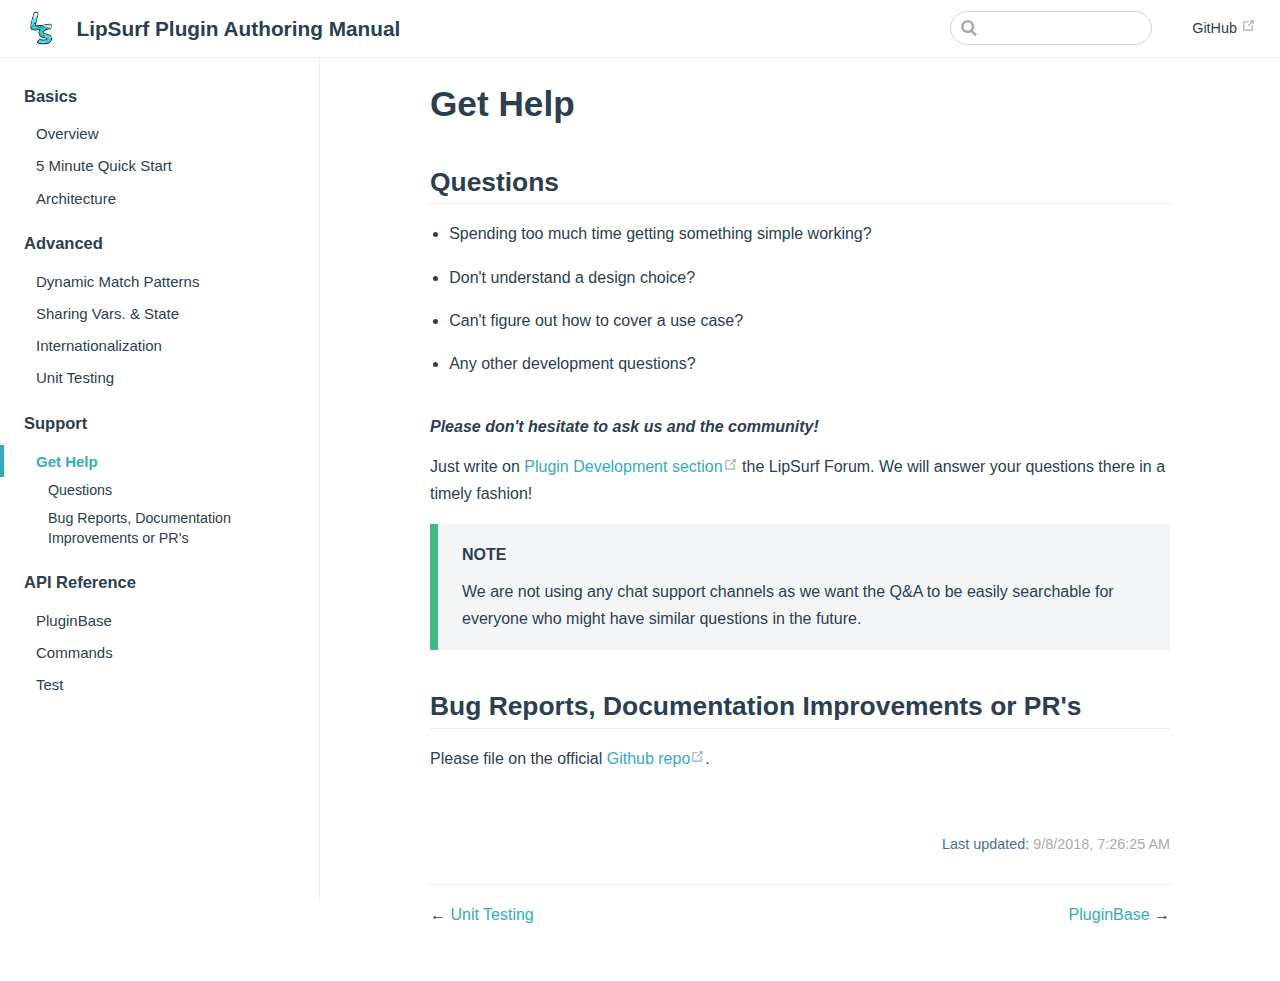
<file: help.html>
<!DOCTYPE html>
<html lang="en-US">
  <head>
    <meta charset="utf-8">
    <meta name="viewport" content="width=device-width,initial-scale=1">
    <title>Get Help | LipSurf Plugin Authoring Manual</title>
    <meta name="description" content="Documentation for developers looking to extend LipSurf using the official API. Create extensions to control your browser via voice.">
    
    
    <link rel="preload" href="/assets/css/0.styles.6c1cd749.css" as="style"><link rel="preload" href="/assets/js/app.114e6427.js" as="script"><link rel="preload" href="/assets/js/11.8158d5c2.js" as="script"><link rel="prefetch" href="/assets/js/4.6def9c47.js"><link rel="prefetch" href="/assets/js/2.4d942548.js"><link rel="prefetch" href="/assets/js/3.e313a01f.js"><link rel="prefetch" href="/assets/js/5.187f4996.js"><link rel="prefetch" href="/assets/js/6.0157a9b4.js"><link rel="prefetch" href="/assets/js/7.5a5d15c3.js"><link rel="prefetch" href="/assets/js/8.61c7d8cd.js"><link rel="prefetch" href="/assets/js/9.c8a0942f.js"><link rel="prefetch" href="/assets/js/10.056f1445.js"><link rel="prefetch" href="/assets/js/12.8676da45.js"><link rel="prefetch" href="/assets/js/13.c82cd369.js"><link rel="prefetch" href="/assets/js/14.a3461e25.js"><link rel="prefetch" href="/assets/js/15.cd255a4a.js">
    <link rel="stylesheet" href="/assets/css/0.styles.6c1cd749.css">
  </head>
  <body>
    <div id="app" data-server-rendered="true"><div class="theme-container"><header class="navbar"><div class="sidebar-button"><svg xmlns="http://www.w3.org/2000/svg" aria-hidden="true" role="img" viewBox="0 0 448 512" class="icon"><path fill="currentColor" d="M436 124H12c-6.627 0-12-5.373-12-12V80c0-6.627 5.373-12 12-12h424c6.627 0 12 5.373 12 12v32c0 6.627-5.373 12-12 12zm0 160H12c-6.627 0-12-5.373-12-12v-32c0-6.627 5.373-12 12-12h424c6.627 0 12 5.373 12 12v32c0 6.627-5.373 12-12 12zm0 160H12c-6.627 0-12-5.373-12-12v-32c0-6.627 5.373-12 12-12h424c6.627 0 12 5.373 12 12v32c0 6.627-5.373 12-12 12z"></path></svg></div> <a href="/" class="home-link router-link-active"><img src="/icon-128.png" alt="LipSurf Plugin Authoring Manual" class="logo"> <span class="site-name can-hide">LipSurf Plugin Authoring Manual</span></a> <div class="links" style="max-width:nullpx;"><div class="search-box"><input aria-label="Search" autocomplete="off" spellcheck="false" value=""> <!----></div> <nav class="nav-links can-hide"> <a href="https://github.com/lipsurf/plugins" target="_blank" rel="noopener noreferrer" class="repo-link">
    GitHub
    <svg xmlns="http://www.w3.org/2000/svg" aria-hidden="true" x="0px" y="0px" viewBox="0 0 100 100" width="15" height="15" class="icon outbound"><path fill="currentColor" d="M18.8,85.1h56l0,0c2.2,0,4-1.8,4-4v-32h-8v28h-48v-48h28v-8h-32l0,0c-2.2,0-4,1.8-4,4v56C14.8,83.3,16.6,85.1,18.8,85.1z"></path> <polygon fill="currentColor" points="45.7,48.7 51.3,54.3 77.2,28.5 77.2,37.2 85.2,37.2 85.2,14.9 62.8,14.9 62.8,22.9 71.5,22.9"></polygon></svg></a></nav></div></header> <div class="sidebar-mask"></div> <div class="sidebar"><nav class="nav-links"> <a href="https://github.com/lipsurf/plugins" target="_blank" rel="noopener noreferrer" class="repo-link">
    GitHub
    <svg xmlns="http://www.w3.org/2000/svg" aria-hidden="true" x="0px" y="0px" viewBox="0 0 100 100" width="15" height="15" class="icon outbound"><path fill="currentColor" d="M18.8,85.1h56l0,0c2.2,0,4-1.8,4-4v-32h-8v28h-48v-48h28v-8h-32l0,0c-2.2,0-4,1.8-4,4v56C14.8,83.3,16.6,85.1,18.8,85.1z"></path> <polygon fill="currentColor" points="45.7,48.7 51.3,54.3 77.2,28.5 77.2,37.2 85.2,37.2 85.2,14.9 62.8,14.9 62.8,22.9 71.5,22.9"></polygon></svg></a></nav>  <ul class="sidebar-links"><li><div class="sidebar-group first"><p class="sidebar-heading"><span>Basics</span> <!----></p> <ul class="sidebar-group-items"><li><a href="/" class="sidebar-link">Overview</a></li><li><a href="/quick-start.html" class="sidebar-link">5 Minute Quick Start</a></li><li><a href="/architecture.html" class="sidebar-link">Architecture</a></li></ul></div></li><li><div class="sidebar-group"><p class="sidebar-heading"><span>Advanced</span> <!----></p> <ul class="sidebar-group-items"><li><a href="/dynamic-matching.html" class="sidebar-link">Dynamic Match Patterns</a></li><li><a href="/state.html" class="sidebar-link">Sharing Vars. &amp; State</a></li><li><a href="/langs.html" class="sidebar-link">Internationalization</a></li><li><a href="/testing.html" class="sidebar-link">Unit Testing</a></li></ul></div></li><li><div class="sidebar-group"><p class="sidebar-heading open"><span>Support</span> <!----></p> <ul class="sidebar-group-items"><li><a href="/help.html" class="active sidebar-link">Get Help</a><ul class="sidebar-sub-headers"><li class="sidebar-sub-header"><a href="/help.html#questions" class="sidebar-link">Questions</a></li><li class="sidebar-sub-header"><a href="/help.html#bug-reports-documentation-improvements-or-pr-s" class="sidebar-link">Bug Reports, Documentation Improvements or PR's</a></li></ul></li></ul></div></li><li><div class="sidebar-group"><p class="sidebar-heading"><span>API Reference</span> <!----></p> <ul class="sidebar-group-items"><li><a href="/api-reference/pluginbase.html" class="sidebar-link">PluginBase</a></li><li><a href="/api-reference/command.html" class="sidebar-link">Commands</a></li><li><a href="/api-reference/test.html" class="sidebar-link">Test</a></li></ul></div></li></ul> </div> <div class="page"> <div class="content"><h1 id="get-help"><a href="#get-help" aria-hidden="true" class="header-anchor">#</a> Get Help</h1> <h2 id="questions"><a href="#questions" aria-hidden="true" class="header-anchor">#</a> Questions</h2> <ul><li><p>Spending too much time getting something simple working?</p></li> <li><p>Don't understand a design choice?</p></li> <li><p>Can't figure out how to cover a use case?</p></li> <li><p>Any other development questions?</p></li></ul> <h4 id="please-don-t-hesitate-to-ask-us-and-the-community"><a href="#please-don-t-hesitate-to-ask-us-and-the-community" aria-hidden="true" class="header-anchor">#</a> <em>Please don't hesitate to ask us and the community!</em></h4> <p>Just write on <a href="https://forum.lipsurf.com" target="_blank" rel="noopener noreferrer">Plugin Development section<svg xmlns="http://www.w3.org/2000/svg" aria-hidden="true" x="0px" y="0px" viewBox="0 0 100 100" width="15" height="15" class="icon outbound"><path fill="currentColor" d="M18.8,85.1h56l0,0c2.2,0,4-1.8,4-4v-32h-8v28h-48v-48h28v-8h-32l0,0c-2.2,0-4,1.8-4,4v56C14.8,83.3,16.6,85.1,18.8,85.1z"></path> <polygon fill="currentColor" points="45.7,48.7 51.3,54.3 77.2,28.5 77.2,37.2 85.2,37.2 85.2,14.9 62.8,14.9 62.8,22.9 71.5,22.9"></polygon></svg></a> the LipSurf Forum. We will answer your questions there in a timely fashion!</p> <div class="tip custom-block"><p class="custom-block-title">NOTE</p> <p>We are not using any chat support channels as we want the Q&amp;A to be easily searchable for everyone who might have similar questions in the future.</p></div> <h2 id="bug-reports-documentation-improvements-or-pr-s"><a href="#bug-reports-documentation-improvements-or-pr-s" aria-hidden="true" class="header-anchor">#</a> Bug Reports, Documentation Improvements or PR's</h2> <p>Please file on the official <a href="https://www.github.com/lipsurf/plugins" target="_blank" rel="noopener noreferrer">Github repo<svg xmlns="http://www.w3.org/2000/svg" aria-hidden="true" x="0px" y="0px" viewBox="0 0 100 100" width="15" height="15" class="icon outbound"><path fill="currentColor" d="M18.8,85.1h56l0,0c2.2,0,4-1.8,4-4v-32h-8v28h-48v-48h28v-8h-32l0,0c-2.2,0-4,1.8-4,4v56C14.8,83.3,16.6,85.1,18.8,85.1z"></path> <polygon fill="currentColor" points="45.7,48.7 51.3,54.3 77.2,28.5 77.2,37.2 85.2,37.2 85.2,14.9 62.8,14.9 62.8,22.9 71.5,22.9"></polygon></svg></a>.</p></div> <div class="page-edit"><!----> <div class="last-updated"><span class="prefix">Last updated: </span> <span class="time">9/8/2018, 4:26:25 PM</span></div></div> <div class="page-nav"><p class="inner"><span class="prev">
        ←
        <a href="/testing.html" class="prev">
          Unit Testing
        </a></span> <span class="next"><a href="/api-reference/pluginbase.html">
          PluginBase
        </a>
        →
      </span></p></div> </div> <!----></div></div>
    <script src="/assets/js/11.8158d5c2.js" defer></script><script src="/assets/js/app.114e6427.js" defer></script>
  </body>
</html>
</file>
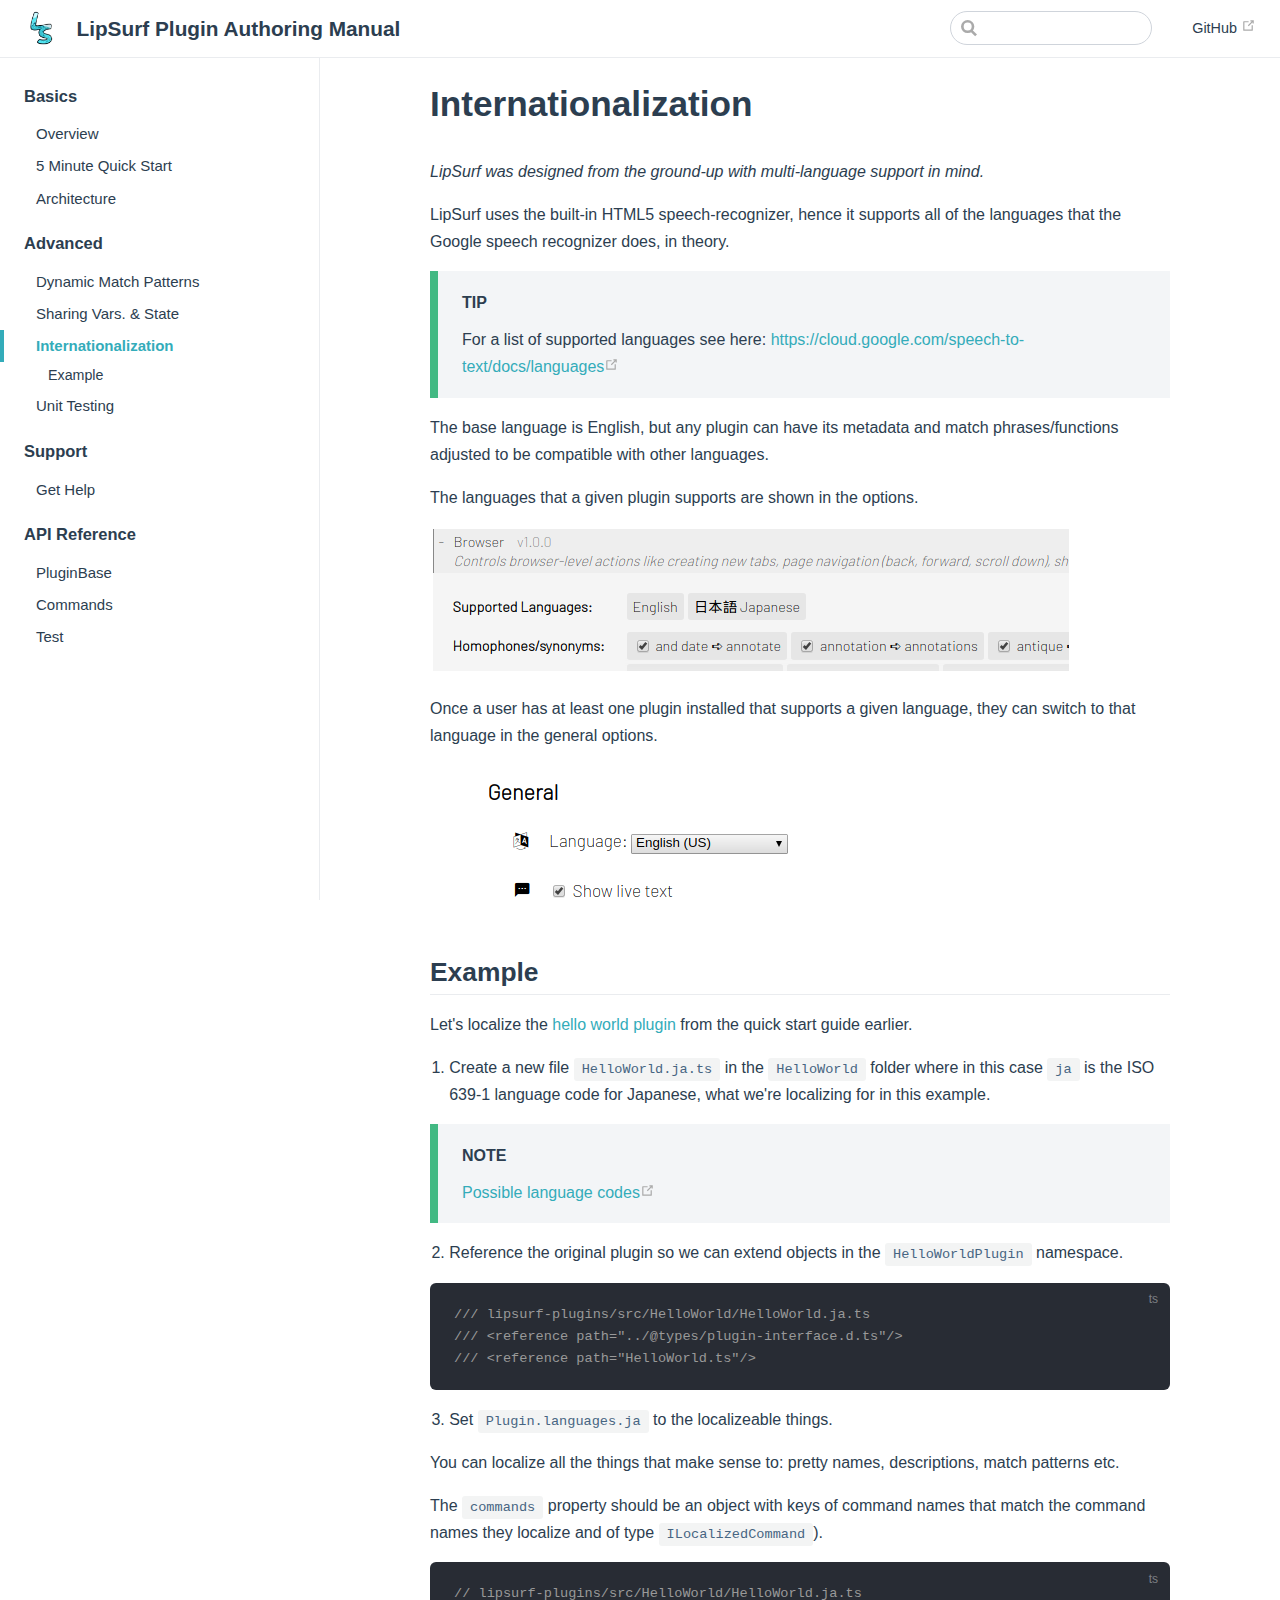
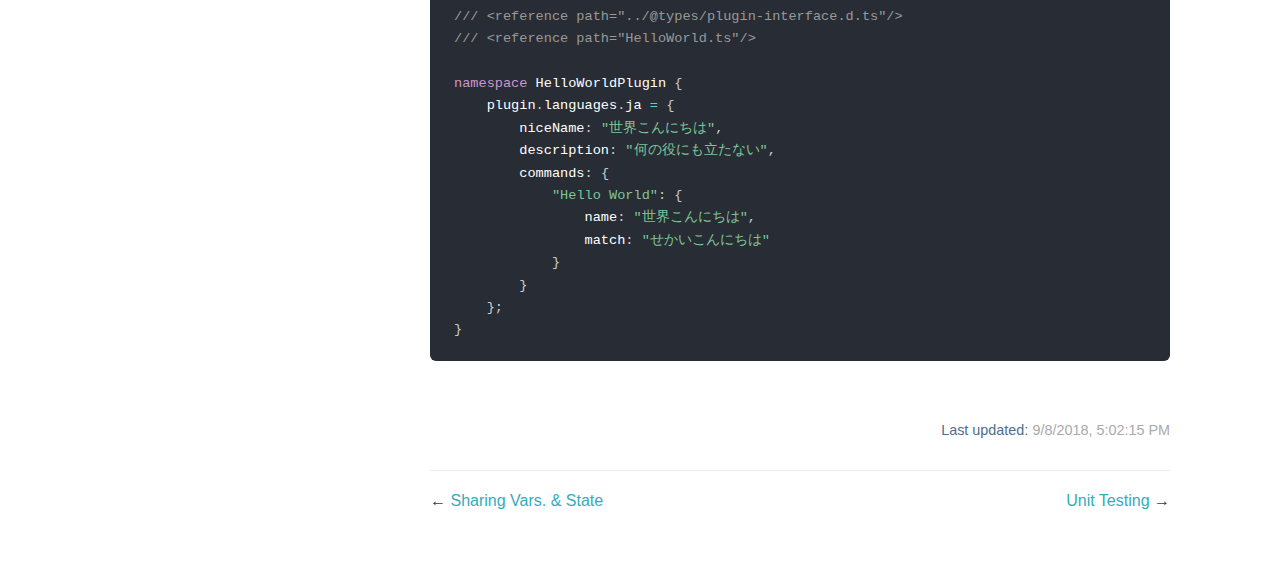
<file: langs.html>
<!DOCTYPE html>
<html lang="en-US">
  <head>
    <meta charset="utf-8">
    <meta name="viewport" content="width=device-width,initial-scale=1">
    <title>Internationalization | LipSurf Plugin Authoring Manual</title>
    <meta name="description" content="Documentation for developers looking to extend LipSurf using the official API. Create extensions to control your browser via voice.">
    
    
    <link rel="preload" href="/assets/css/0.styles.6c1cd749.css" as="style"><link rel="preload" href="/assets/js/app.114e6427.js" as="script"><link rel="preload" href="/assets/js/12.8676da45.js" as="script"><link rel="prefetch" href="/assets/js/4.6def9c47.js"><link rel="prefetch" href="/assets/js/2.4d942548.js"><link rel="prefetch" href="/assets/js/3.e313a01f.js"><link rel="prefetch" href="/assets/js/5.187f4996.js"><link rel="prefetch" href="/assets/js/6.0157a9b4.js"><link rel="prefetch" href="/assets/js/7.5a5d15c3.js"><link rel="prefetch" href="/assets/js/8.61c7d8cd.js"><link rel="prefetch" href="/assets/js/9.c8a0942f.js"><link rel="prefetch" href="/assets/js/10.056f1445.js"><link rel="prefetch" href="/assets/js/11.8158d5c2.js"><link rel="prefetch" href="/assets/js/13.c82cd369.js"><link rel="prefetch" href="/assets/js/14.a3461e25.js"><link rel="prefetch" href="/assets/js/15.cd255a4a.js">
    <link rel="stylesheet" href="/assets/css/0.styles.6c1cd749.css">
  </head>
  <body>
    <div id="app" data-server-rendered="true"><div class="theme-container"><header class="navbar"><div class="sidebar-button"><svg xmlns="http://www.w3.org/2000/svg" aria-hidden="true" role="img" viewBox="0 0 448 512" class="icon"><path fill="currentColor" d="M436 124H12c-6.627 0-12-5.373-12-12V80c0-6.627 5.373-12 12-12h424c6.627 0 12 5.373 12 12v32c0 6.627-5.373 12-12 12zm0 160H12c-6.627 0-12-5.373-12-12v-32c0-6.627 5.373-12 12-12h424c6.627 0 12 5.373 12 12v32c0 6.627-5.373 12-12 12zm0 160H12c-6.627 0-12-5.373-12-12v-32c0-6.627 5.373-12 12-12h424c6.627 0 12 5.373 12 12v32c0 6.627-5.373 12-12 12z"></path></svg></div> <a href="/" class="home-link router-link-active"><img src="/icon-128.png" alt="LipSurf Plugin Authoring Manual" class="logo"> <span class="site-name can-hide">LipSurf Plugin Authoring Manual</span></a> <div class="links" style="max-width:nullpx;"><div class="search-box"><input aria-label="Search" autocomplete="off" spellcheck="false" value=""> <!----></div> <nav class="nav-links can-hide"> <a href="https://github.com/lipsurf/plugins" target="_blank" rel="noopener noreferrer" class="repo-link">
    GitHub
    <svg xmlns="http://www.w3.org/2000/svg" aria-hidden="true" x="0px" y="0px" viewBox="0 0 100 100" width="15" height="15" class="icon outbound"><path fill="currentColor" d="M18.8,85.1h56l0,0c2.2,0,4-1.8,4-4v-32h-8v28h-48v-48h28v-8h-32l0,0c-2.2,0-4,1.8-4,4v56C14.8,83.3,16.6,85.1,18.8,85.1z"></path> <polygon fill="currentColor" points="45.7,48.7 51.3,54.3 77.2,28.5 77.2,37.2 85.2,37.2 85.2,14.9 62.8,14.9 62.8,22.9 71.5,22.9"></polygon></svg></a></nav></div></header> <div class="sidebar-mask"></div> <div class="sidebar"><nav class="nav-links"> <a href="https://github.com/lipsurf/plugins" target="_blank" rel="noopener noreferrer" class="repo-link">
    GitHub
    <svg xmlns="http://www.w3.org/2000/svg" aria-hidden="true" x="0px" y="0px" viewBox="0 0 100 100" width="15" height="15" class="icon outbound"><path fill="currentColor" d="M18.8,85.1h56l0,0c2.2,0,4-1.8,4-4v-32h-8v28h-48v-48h28v-8h-32l0,0c-2.2,0-4,1.8-4,4v56C14.8,83.3,16.6,85.1,18.8,85.1z"></path> <polygon fill="currentColor" points="45.7,48.7 51.3,54.3 77.2,28.5 77.2,37.2 85.2,37.2 85.2,14.9 62.8,14.9 62.8,22.9 71.5,22.9"></polygon></svg></a></nav>  <ul class="sidebar-links"><li><div class="sidebar-group first"><p class="sidebar-heading"><span>Basics</span> <!----></p> <ul class="sidebar-group-items"><li><a href="/" class="sidebar-link">Overview</a></li><li><a href="/quick-start.html" class="sidebar-link">5 Minute Quick Start</a></li><li><a href="/architecture.html" class="sidebar-link">Architecture</a></li></ul></div></li><li><div class="sidebar-group"><p class="sidebar-heading open"><span>Advanced</span> <!----></p> <ul class="sidebar-group-items"><li><a href="/dynamic-matching.html" class="sidebar-link">Dynamic Match Patterns</a></li><li><a href="/state.html" class="sidebar-link">Sharing Vars. &amp; State</a></li><li><a href="/langs.html" class="active sidebar-link">Internationalization</a><ul class="sidebar-sub-headers"><li class="sidebar-sub-header"><a href="/langs.html#example" class="sidebar-link">Example</a></li></ul></li><li><a href="/testing.html" class="sidebar-link">Unit Testing</a></li></ul></div></li><li><div class="sidebar-group"><p class="sidebar-heading"><span>Support</span> <!----></p> <ul class="sidebar-group-items"><li><a href="/help.html" class="sidebar-link">Get Help</a></li></ul></div></li><li><div class="sidebar-group"><p class="sidebar-heading"><span>API Reference</span> <!----></p> <ul class="sidebar-group-items"><li><a href="/api-reference/pluginbase.html" class="sidebar-link">PluginBase</a></li><li><a href="/api-reference/command.html" class="sidebar-link">Commands</a></li><li><a href="/api-reference/test.html" class="sidebar-link">Test</a></li></ul></div></li></ul> </div> <div class="page"> <div class="content"><h1 id="internationalization"><a href="#internationalization" aria-hidden="true" class="header-anchor">#</a> Internationalization</h1> <p><em>LipSurf was designed from the ground-up with multi-language support in mind.</em></p> <p>LipSurf uses the built-in HTML5 speech-recognizer, hence it supports all of the languages that
the Google speech recognizer does, in theory.</p> <div class="tip custom-block"><p class="custom-block-title">TIP</p> <p>For a list of supported languages see here: <a href="https://cloud.google.com/speech-to-text/docs/languages" target="_blank" rel="noopener noreferrer">https://cloud.google.com/speech-to-text/docs/languages<svg xmlns="http://www.w3.org/2000/svg" aria-hidden="true" x="0px" y="0px" viewBox="0 0 100 100" width="15" height="15" class="icon outbound"><path fill="currentColor" d="M18.8,85.1h56l0,0c2.2,0,4-1.8,4-4v-32h-8v28h-48v-48h28v-8h-32l0,0c-2.2,0-4,1.8-4,4v56C14.8,83.3,16.6,85.1,18.8,85.1z"></path> <polygon fill="currentColor" points="45.7,48.7 51.3,54.3 77.2,28.5 77.2,37.2 85.2,37.2 85.2,14.9 62.8,14.9 62.8,22.9 71.5,22.9"></polygon></svg></a></p></div> <p>The base language is English, but any plugin can have its metadata and match phrases/functions adjusted to be compatible with other languages.</p> <p>The languages that a given plugin supports are shown in the options.</p> <p><img src="/assets/img/plugin-supported-langs.b30c7f70.png" alt="Screenshot of plugin's supported languages"></p> <p>Once a user has at least one plugin installed that supports a given language, they can switch to that language in the general options.</p> <p><img src="[data-uri]" alt="Screenshot of language selection in the options"></p> <h2 id="example"><a href="#example" aria-hidden="true" class="header-anchor">#</a> Example</h2> <p>Let's localize the <a href="/quick-start.html#hello-world-plugin">hello world plugin</a> from the quick start guide earlier.</p> <ol><li>Create a new file <code>HelloWorld.ja.ts</code> in the <code>HelloWorld</code> folder where in this case <code>ja</code> is the ISO 639-1 language code for Japanese, what we're localizing for in this example.</li></ol> <div class="tip custom-block"><p class="custom-block-title">NOTE</p> <p><a href="https://en.wikipedia.org/wiki/List_of_ISO_639-1_codes" target="_blank" rel="noopener noreferrer">Possible language codes<svg xmlns="http://www.w3.org/2000/svg" aria-hidden="true" x="0px" y="0px" viewBox="0 0 100 100" width="15" height="15" class="icon outbound"><path fill="currentColor" d="M18.8,85.1h56l0,0c2.2,0,4-1.8,4-4v-32h-8v28h-48v-48h28v-8h-32l0,0c-2.2,0-4,1.8-4,4v56C14.8,83.3,16.6,85.1,18.8,85.1z"></path> <polygon fill="currentColor" points="45.7,48.7 51.3,54.3 77.2,28.5 77.2,37.2 85.2,37.2 85.2,14.9 62.8,14.9 62.8,22.9 71.5,22.9"></polygon></svg></a></p></div> <ol start="2"><li>Reference the original plugin so we can extend objects in the <code>HelloWorldPlugin</code> namespace.</li></ol> <div class="language-ts extra-class"><pre class="language-ts"><code><span class="token comment">/// lipsurf-plugins/src/HelloWorld/HelloWorld.ja.ts</span>
<span class="token comment">/// &lt;reference path=&quot;../@types/plugin-interface.d.ts&quot;/&gt;</span>
<span class="token comment">/// &lt;reference path=&quot;HelloWorld.ts&quot;/&gt;</span>
</code></pre></div><ol start="3"><li>Set <code>Plugin.languages.ja</code> to the localizeable things.</li></ol> <p>You can localize all the things that make sense to: pretty names, descriptions, match patterns etc.</p> <p>The <code>commands</code> property should be an object with keys of command names that match the command names they localize and of type <a href="/api-reference/command.html#ilocalizedcommand"><code>ILocalizedCommand</code></a>).</p> <div class="language-ts extra-class"><pre class="language-ts"><code><span class="token comment">// lipsurf-plugins/src/HelloWorld/HelloWorld.ja.ts</span>
<span class="token comment">/// &lt;reference path=&quot;../@types/plugin-interface.d.ts&quot;/&gt;</span>
<span class="token comment">/// &lt;reference path=&quot;HelloWorld.ts&quot;/&gt;</span>

<span class="token keyword">namespace</span> HelloWorldPlugin <span class="token punctuation">{</span>
    plugin<span class="token punctuation">.</span>languages<span class="token punctuation">.</span>ja <span class="token operator">=</span> <span class="token punctuation">{</span>
        niceName<span class="token punctuation">:</span> <span class="token string">&quot;世界こんにちは&quot;</span><span class="token punctuation">,</span>
        description<span class="token punctuation">:</span> <span class="token string">&quot;何の役にも立たない&quot;</span><span class="token punctuation">,</span>
        commands<span class="token punctuation">:</span> <span class="token punctuation">{</span>
            <span class="token string">&quot;Hello World&quot;</span><span class="token punctuation">:</span> <span class="token punctuation">{</span>
                name<span class="token punctuation">:</span> <span class="token string">&quot;世界こんにちは&quot;</span><span class="token punctuation">,</span>
                match<span class="token punctuation">:</span> <span class="token string">&quot;せかいこんにちは&quot;</span>
            <span class="token punctuation">}</span>
        <span class="token punctuation">}</span>
    <span class="token punctuation">}</span><span class="token punctuation">;</span>
<span class="token punctuation">}</span>
</code></pre></div></div> <div class="page-edit"><!----> <div class="last-updated"><span class="prefix">Last updated: </span> <span class="time">9/9/2018, 2:02:15 AM</span></div></div> <div class="page-nav"><p class="inner"><span class="prev">
        ←
        <a href="/state.html" class="prev">
          Sharing Vars. &amp; State
        </a></span> <span class="next"><a href="/testing.html">
          Unit Testing
        </a>
        →
      </span></p></div> </div> <!----></div></div>
    <script src="/assets/js/12.8676da45.js" defer></script><script src="/assets/js/app.114e6427.js" defer></script>
  </body>
</html>
</file>
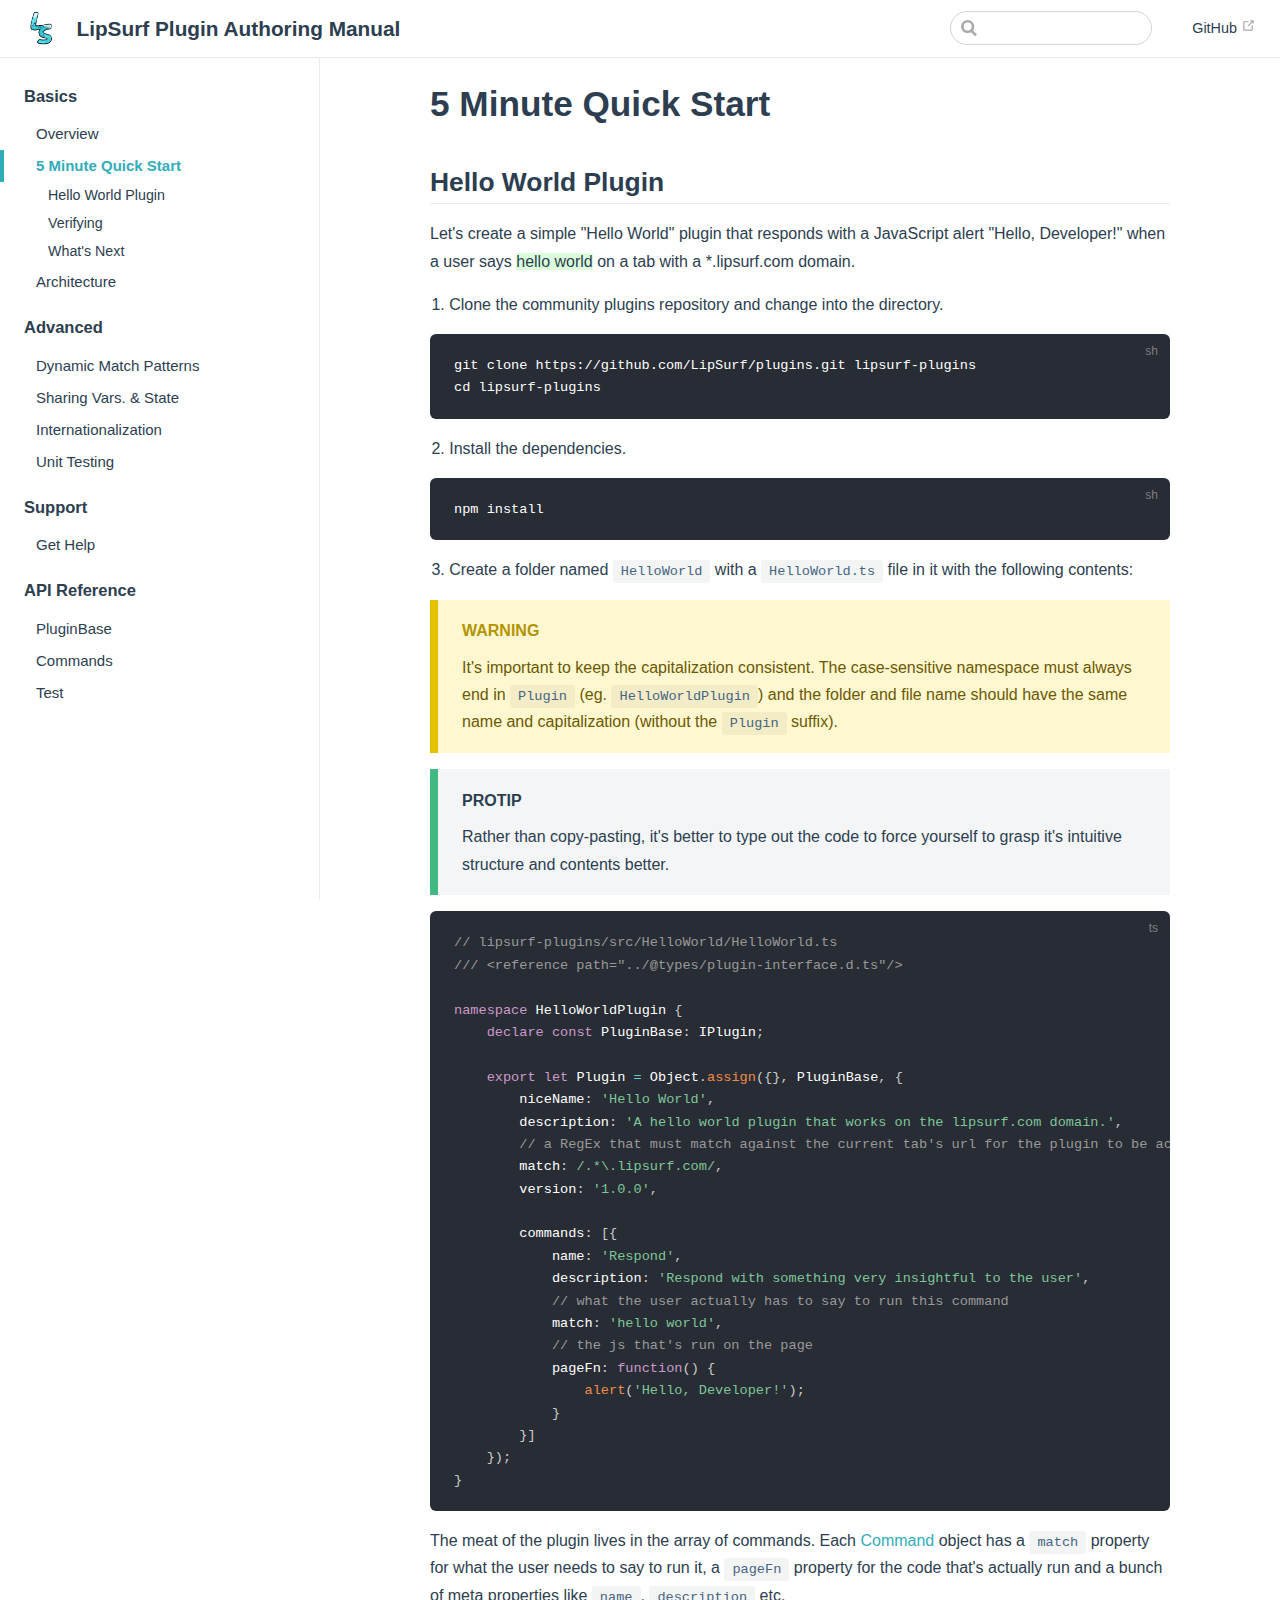
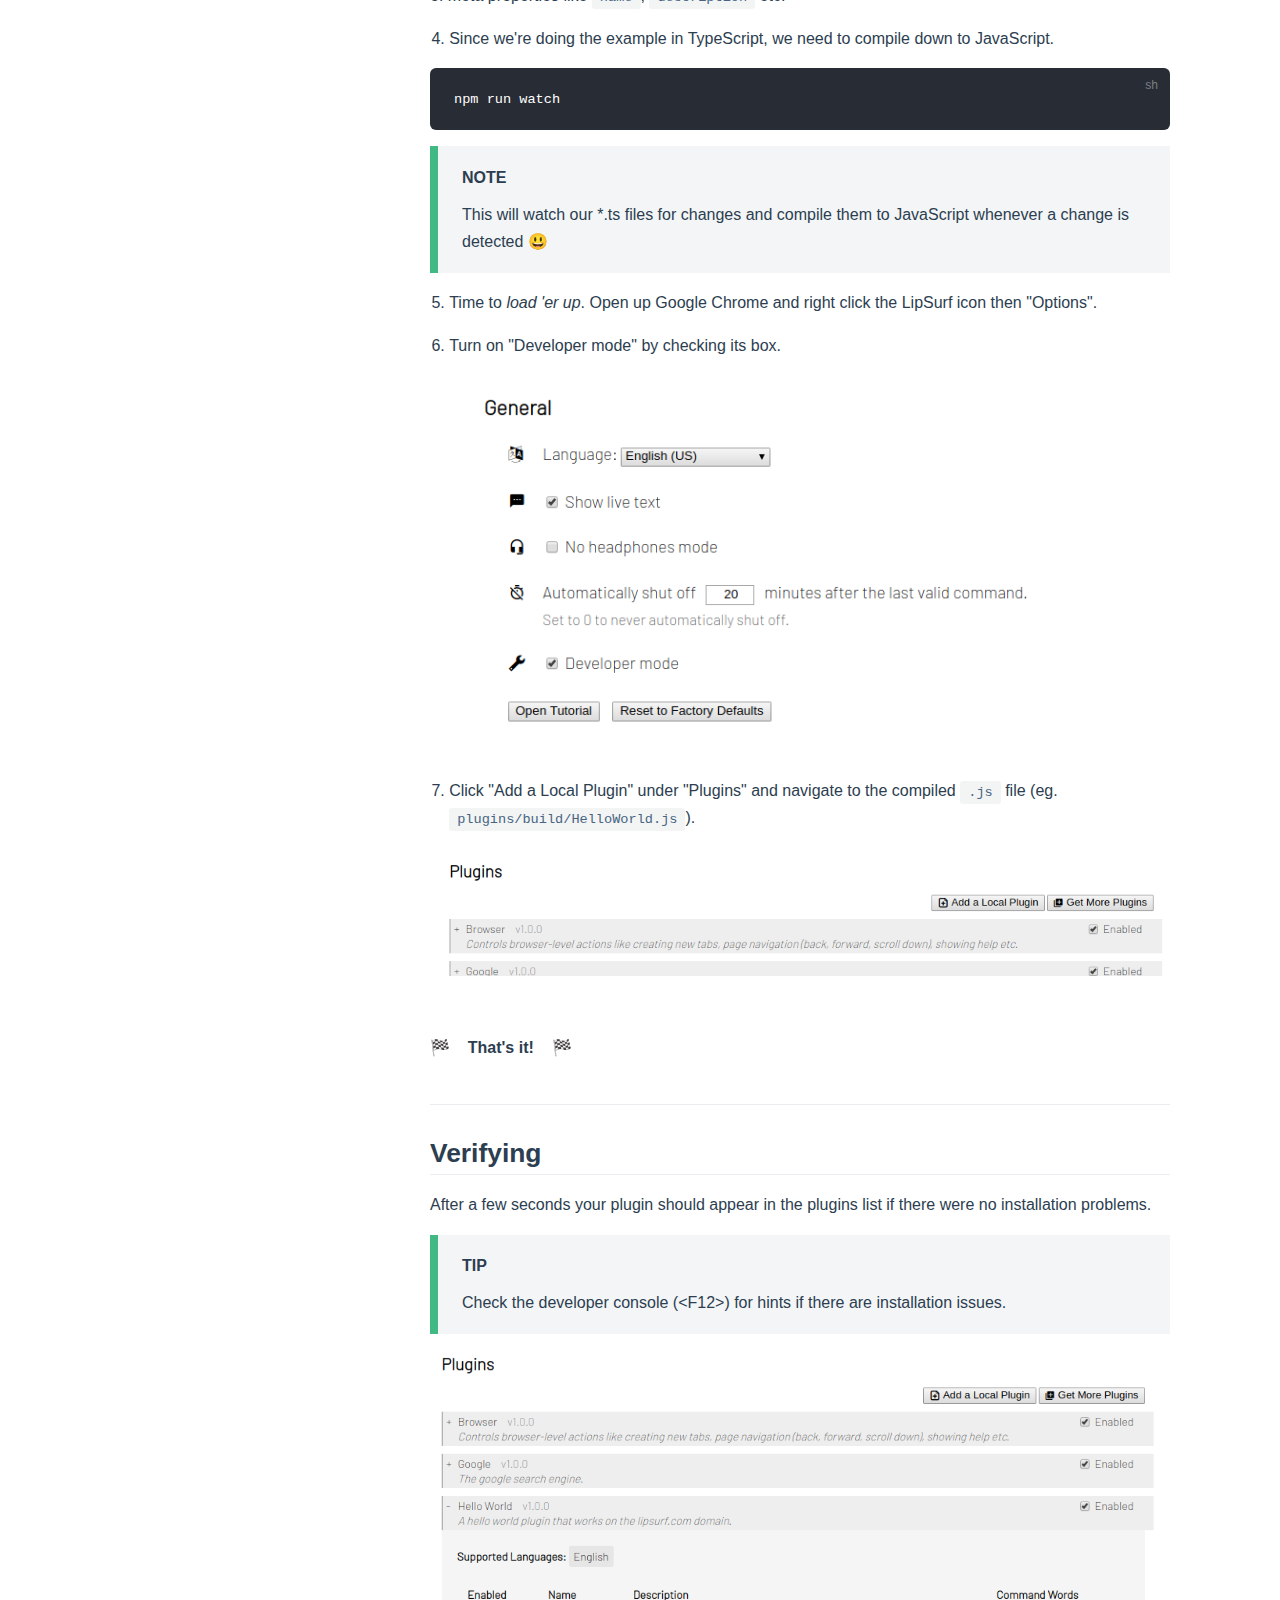
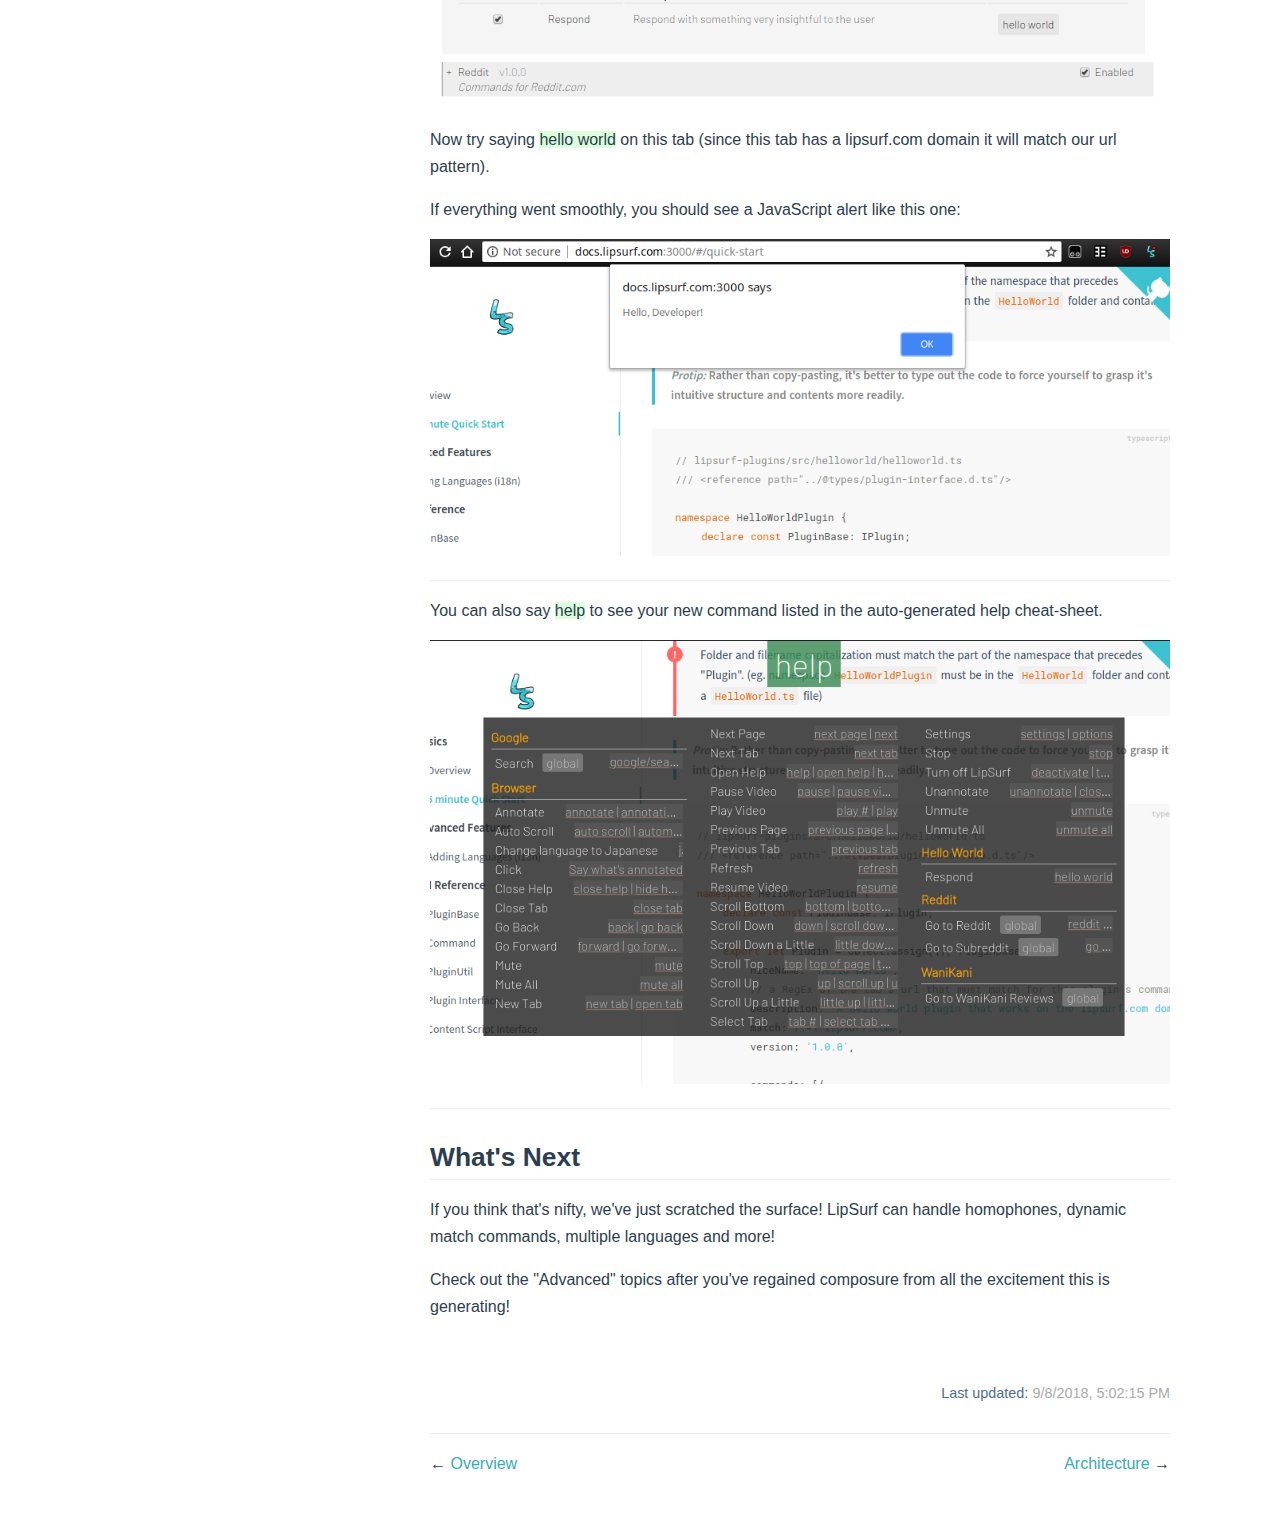
<file: quick-start.html>
<!DOCTYPE html>
<html lang="en-US">
  <head>
    <meta charset="utf-8">
    <meta name="viewport" content="width=device-width,initial-scale=1">
    <title>5 Minute Quick Start | LipSurf Plugin Authoring Manual</title>
    <meta name="description" content="Documentation for developers looking to extend LipSurf using the official API. Create extensions to control your browser via voice.">
    
    
    <link rel="preload" href="/assets/css/0.styles.6c1cd749.css" as="style"><link rel="preload" href="/assets/js/app.114e6427.js" as="script"><link rel="preload" href="/assets/js/13.c82cd369.js" as="script"><link rel="prefetch" href="/assets/js/4.6def9c47.js"><link rel="prefetch" href="/assets/js/2.4d942548.js"><link rel="prefetch" href="/assets/js/3.e313a01f.js"><link rel="prefetch" href="/assets/js/5.187f4996.js"><link rel="prefetch" href="/assets/js/6.0157a9b4.js"><link rel="prefetch" href="/assets/js/7.5a5d15c3.js"><link rel="prefetch" href="/assets/js/8.61c7d8cd.js"><link rel="prefetch" href="/assets/js/9.c8a0942f.js"><link rel="prefetch" href="/assets/js/10.056f1445.js"><link rel="prefetch" href="/assets/js/11.8158d5c2.js"><link rel="prefetch" href="/assets/js/12.8676da45.js"><link rel="prefetch" href="/assets/js/14.a3461e25.js"><link rel="prefetch" href="/assets/js/15.cd255a4a.js">
    <link rel="stylesheet" href="/assets/css/0.styles.6c1cd749.css">
  </head>
  <body>
    <div id="app" data-server-rendered="true"><div class="theme-container"><header class="navbar"><div class="sidebar-button"><svg xmlns="http://www.w3.org/2000/svg" aria-hidden="true" role="img" viewBox="0 0 448 512" class="icon"><path fill="currentColor" d="M436 124H12c-6.627 0-12-5.373-12-12V80c0-6.627 5.373-12 12-12h424c6.627 0 12 5.373 12 12v32c0 6.627-5.373 12-12 12zm0 160H12c-6.627 0-12-5.373-12-12v-32c0-6.627 5.373-12 12-12h424c6.627 0 12 5.373 12 12v32c0 6.627-5.373 12-12 12zm0 160H12c-6.627 0-12-5.373-12-12v-32c0-6.627 5.373-12 12-12h424c6.627 0 12 5.373 12 12v32c0 6.627-5.373 12-12 12z"></path></svg></div> <a href="/" class="home-link router-link-active"><img src="/icon-128.png" alt="LipSurf Plugin Authoring Manual" class="logo"> <span class="site-name can-hide">LipSurf Plugin Authoring Manual</span></a> <div class="links" style="max-width:nullpx;"><div class="search-box"><input aria-label="Search" autocomplete="off" spellcheck="false" value=""> <!----></div> <nav class="nav-links can-hide"> <a href="https://github.com/lipsurf/plugins" target="_blank" rel="noopener noreferrer" class="repo-link">
    GitHub
    <svg xmlns="http://www.w3.org/2000/svg" aria-hidden="true" x="0px" y="0px" viewBox="0 0 100 100" width="15" height="15" class="icon outbound"><path fill="currentColor" d="M18.8,85.1h56l0,0c2.2,0,4-1.8,4-4v-32h-8v28h-48v-48h28v-8h-32l0,0c-2.2,0-4,1.8-4,4v56C14.8,83.3,16.6,85.1,18.8,85.1z"></path> <polygon fill="currentColor" points="45.7,48.7 51.3,54.3 77.2,28.5 77.2,37.2 85.2,37.2 85.2,14.9 62.8,14.9 62.8,22.9 71.5,22.9"></polygon></svg></a></nav></div></header> <div class="sidebar-mask"></div> <div class="sidebar"><nav class="nav-links"> <a href="https://github.com/lipsurf/plugins" target="_blank" rel="noopener noreferrer" class="repo-link">
    GitHub
    <svg xmlns="http://www.w3.org/2000/svg" aria-hidden="true" x="0px" y="0px" viewBox="0 0 100 100" width="15" height="15" class="icon outbound"><path fill="currentColor" d="M18.8,85.1h56l0,0c2.2,0,4-1.8,4-4v-32h-8v28h-48v-48h28v-8h-32l0,0c-2.2,0-4,1.8-4,4v56C14.8,83.3,16.6,85.1,18.8,85.1z"></path> <polygon fill="currentColor" points="45.7,48.7 51.3,54.3 77.2,28.5 77.2,37.2 85.2,37.2 85.2,14.9 62.8,14.9 62.8,22.9 71.5,22.9"></polygon></svg></a></nav>  <ul class="sidebar-links"><li><div class="sidebar-group first"><p class="sidebar-heading open"><span>Basics</span> <!----></p> <ul class="sidebar-group-items"><li><a href="/" class="sidebar-link">Overview</a></li><li><a href="/quick-start.html" class="active sidebar-link">5 Minute Quick Start</a><ul class="sidebar-sub-headers"><li class="sidebar-sub-header"><a href="/quick-start.html#hello-world-plugin" class="sidebar-link">Hello World Plugin</a></li><li class="sidebar-sub-header"><a href="/quick-start.html#verifying" class="sidebar-link">Verifying</a></li><li class="sidebar-sub-header"><a href="/quick-start.html#what-s-next" class="sidebar-link">What's Next</a></li></ul></li><li><a href="/architecture.html" class="sidebar-link">Architecture</a></li></ul></div></li><li><div class="sidebar-group"><p class="sidebar-heading"><span>Advanced</span> <!----></p> <ul class="sidebar-group-items"><li><a href="/dynamic-matching.html" class="sidebar-link">Dynamic Match Patterns</a></li><li><a href="/state.html" class="sidebar-link">Sharing Vars. &amp; State</a></li><li><a href="/langs.html" class="sidebar-link">Internationalization</a></li><li><a href="/testing.html" class="sidebar-link">Unit Testing</a></li></ul></div></li><li><div class="sidebar-group"><p class="sidebar-heading"><span>Support</span> <!----></p> <ul class="sidebar-group-items"><li><a href="/help.html" class="sidebar-link">Get Help</a></li></ul></div></li><li><div class="sidebar-group"><p class="sidebar-heading"><span>API Reference</span> <!----></p> <ul class="sidebar-group-items"><li><a href="/api-reference/pluginbase.html" class="sidebar-link">PluginBase</a></li><li><a href="/api-reference/command.html" class="sidebar-link">Commands</a></li><li><a href="/api-reference/test.html" class="sidebar-link">Test</a></li></ul></div></li></ul> </div> <div class="page"> <div class="content"><h1 id="_5-minute-quick-start"><a href="#_5-minute-quick-start" aria-hidden="true" class="header-anchor">#</a> 5 Minute Quick Start</h1> <h2 id="hello-world-plugin"><a href="#hello-world-plugin" aria-hidden="true" class="header-anchor">#</a> Hello World Plugin</h2> <p>Let's create a simple &quot;Hello World&quot; plugin that responds with a JavaScript alert &quot;Hello, Developer!&quot; when a user says <span class="voice-cmd">hello world</span> on a tab with a *.lipsurf.com domain.</p> <ol><li>Clone the community plugins repository and change into the directory.</li></ol> <div class="language-sh extra-class"><pre class="language-text"><code>git clone https://github.com/LipSurf/plugins.git lipsurf-plugins
cd lipsurf-plugins
</code></pre></div><ol start="2"><li>Install the dependencies.</li></ol> <div class="language-sh extra-class"><pre class="language-text"><code>npm install
</code></pre></div><ol start="3"><li>Create a folder named <code>HelloWorld</code> with a <code>HelloWorld.ts</code> file in it with the following contents:</li></ol> <div class="warning custom-block"><p class="custom-block-title">WARNING</p> <p>It's important to keep the capitalization consistent. The case-sensitive namespace must always end in <code>Plugin</code> (eg. <code>HelloWorldPlugin</code>) and
the folder and file name should have the same name and capitalization (without the <code>Plugin</code> suffix).</p></div> <div class="tip custom-block"><p class="custom-block-title">PROTIP</p> <p>Rather than copy-pasting, it's better to type out the code to force yourself to grasp it's intuitive structure and contents better.</p></div> <div class="language-ts extra-class"><pre class="language-ts"><code><span class="token comment">// lipsurf-plugins/src/HelloWorld/HelloWorld.ts</span>
<span class="token comment">/// &lt;reference path=&quot;../@types/plugin-interface.d.ts&quot;/&gt;</span>

<span class="token keyword">namespace</span> HelloWorldPlugin <span class="token punctuation">{</span>
    <span class="token keyword">declare</span> <span class="token keyword">const</span> PluginBase<span class="token punctuation">:</span> IPlugin<span class="token punctuation">;</span>

    <span class="token keyword">export</span> <span class="token keyword">let</span> Plugin <span class="token operator">=</span> Object<span class="token punctuation">.</span><span class="token function">assign</span><span class="token punctuation">(</span><span class="token punctuation">{</span><span class="token punctuation">}</span><span class="token punctuation">,</span> PluginBase<span class="token punctuation">,</span> <span class="token punctuation">{</span>
        niceName<span class="token punctuation">:</span> <span class="token string">'Hello World'</span><span class="token punctuation">,</span>
        description<span class="token punctuation">:</span> <span class="token string">'A hello world plugin that works on the lipsurf.com domain.'</span><span class="token punctuation">,</span>
        <span class="token comment">// a RegEx that must match against the current tab's url for the plugin to be active (all of it's commands minus global commands)</span>
        match<span class="token punctuation">:</span> <span class="token regex">/.*\.lipsurf.com/</span><span class="token punctuation">,</span>
        version<span class="token punctuation">:</span> <span class="token string">'1.0.0'</span><span class="token punctuation">,</span>

        commands<span class="token punctuation">:</span> <span class="token punctuation">[</span><span class="token punctuation">{</span>
            name<span class="token punctuation">:</span> <span class="token string">'Respond'</span><span class="token punctuation">,</span>
            description<span class="token punctuation">:</span> <span class="token string">'Respond with something very insightful to the user'</span><span class="token punctuation">,</span>
            <span class="token comment">// what the user actually has to say to run this command</span>
            match<span class="token punctuation">:</span> <span class="token string">'hello world'</span><span class="token punctuation">,</span>
            <span class="token comment">// the js that's run on the page</span>
            pageFn<span class="token punctuation">:</span> <span class="token keyword">function</span><span class="token punctuation">(</span><span class="token punctuation">)</span> <span class="token punctuation">{</span>
                <span class="token function">alert</span><span class="token punctuation">(</span><span class="token string">'Hello, Developer!'</span><span class="token punctuation">)</span><span class="token punctuation">;</span>
            <span class="token punctuation">}</span>
        <span class="token punctuation">}</span><span class="token punctuation">]</span>
    <span class="token punctuation">}</span><span class="token punctuation">)</span><span class="token punctuation">;</span>
<span class="token punctuation">}</span>
</code></pre></div><p>The meat of the plugin lives in the array of commands. Each <a href="/api-reference/command">Command</a> object has a <code>match</code> property for what the user needs to say to run it, a <code>pageFn</code> property for the code that's actually run and a bunch of meta properties like <code>name</code>, <code>description</code> etc.</p> <ol start="4"><li>Since we're doing the example in TypeScript, we need to compile down to JavaScript.</li></ol> <div class="language-sh extra-class"><pre class="language-text"><code>npm run watch
</code></pre></div><div class="tip custom-block"><p class="custom-block-title">NOTE</p> <p>This will watch our *.ts files for changes and compile them to JavaScript whenever a change is detected 😃</p></div> <ol start="5"><li><p>Time to <em>load 'er up</em>. Open up Google Chrome and right click the LipSurf icon then &quot;Options&quot;.</p></li> <li><p>Turn on &quot;Developer mode&quot; by checking its box.</p></li></ol> <p><img src="/assets/img/developer-mode.4506fc13.png" alt="Screenshot of developer mode setting"></p> <ol start="7"><li>Click &quot;Add a Local Plugin&quot; under &quot;Plugins&quot; and navigate to the compiled <code>.js</code> file (eg. <code>plugins/build/HelloWorld.js</code>).</li></ol> <p><img src="/assets/img/add-a-local-plugin.27bcfe0a.png" alt="Screenshot of the "Add a local plugin" button."></p> <br> <p>🏁     <strong>That's it!</strong>     🏁</p> <br> <hr> <h2 id="verifying"><a href="#verifying" aria-hidden="true" class="header-anchor">#</a> Verifying</h2> <p>After a few seconds your plugin should appear in the plugins list if there were no installation problems.</p> <div class="tip custom-block"><p class="custom-block-title">TIP</p> <p>Check the developer console (&lt;F12&gt;) for hints if there are installation issues.</p></div> <p><img src="/assets/img/local-plugin-added.1be7b114.png" alt="Screenshot of the HelloWorld plugin in the list of plugins"></p> <p>Now try saying <span class="voice-cmd">hello world</span> on this tab (since this tab has a lipsurf.com domain it will match our url pattern).</p> <p>If everything went smoothly, you should see a JavaScript alert like this one:</p> <p><img src="/assets/img/hello-world-alert.3a89290c.png" alt="Screenshot of "Hello, Developer!" alert box"></p> <hr> <p>You can also say <span class="voice-cmd">help</span> to see your new command listed in the auto-generated help cheat-sheet.</p> <p><img src="/assets/img/help-screen.42dc941b.png" alt="Screenshot of help cheat-sheet that now includes new "hello world" command"></p> <hr> <h2 id="what-s-next"><a href="#what-s-next" aria-hidden="true" class="header-anchor">#</a> What's Next</h2> <p>If you think that's nifty, we've just scratched the surface! LipSurf can handle homophones, dynamic match commands, multiple languages and more!</p> <p>Check out the &quot;Advanced&quot; topics after you've regained composure from all the excitement this is generating!</p></div> <div class="page-edit"><!----> <div class="last-updated"><span class="prefix">Last updated: </span> <span class="time">9/9/2018, 2:02:15 AM</span></div></div> <div class="page-nav"><p class="inner"><span class="prev">
        ←
        <a href="/" class="prev router-link-active">
          Overview
        </a></span> <span class="next"><a href="/architecture.html">
          Architecture
        </a>
        →
      </span></p></div> </div> <!----></div></div>
    <script src="/assets/js/13.c82cd369.js" defer></script><script src="/assets/js/app.114e6427.js" defer></script>
  </body>
</html>
</file>
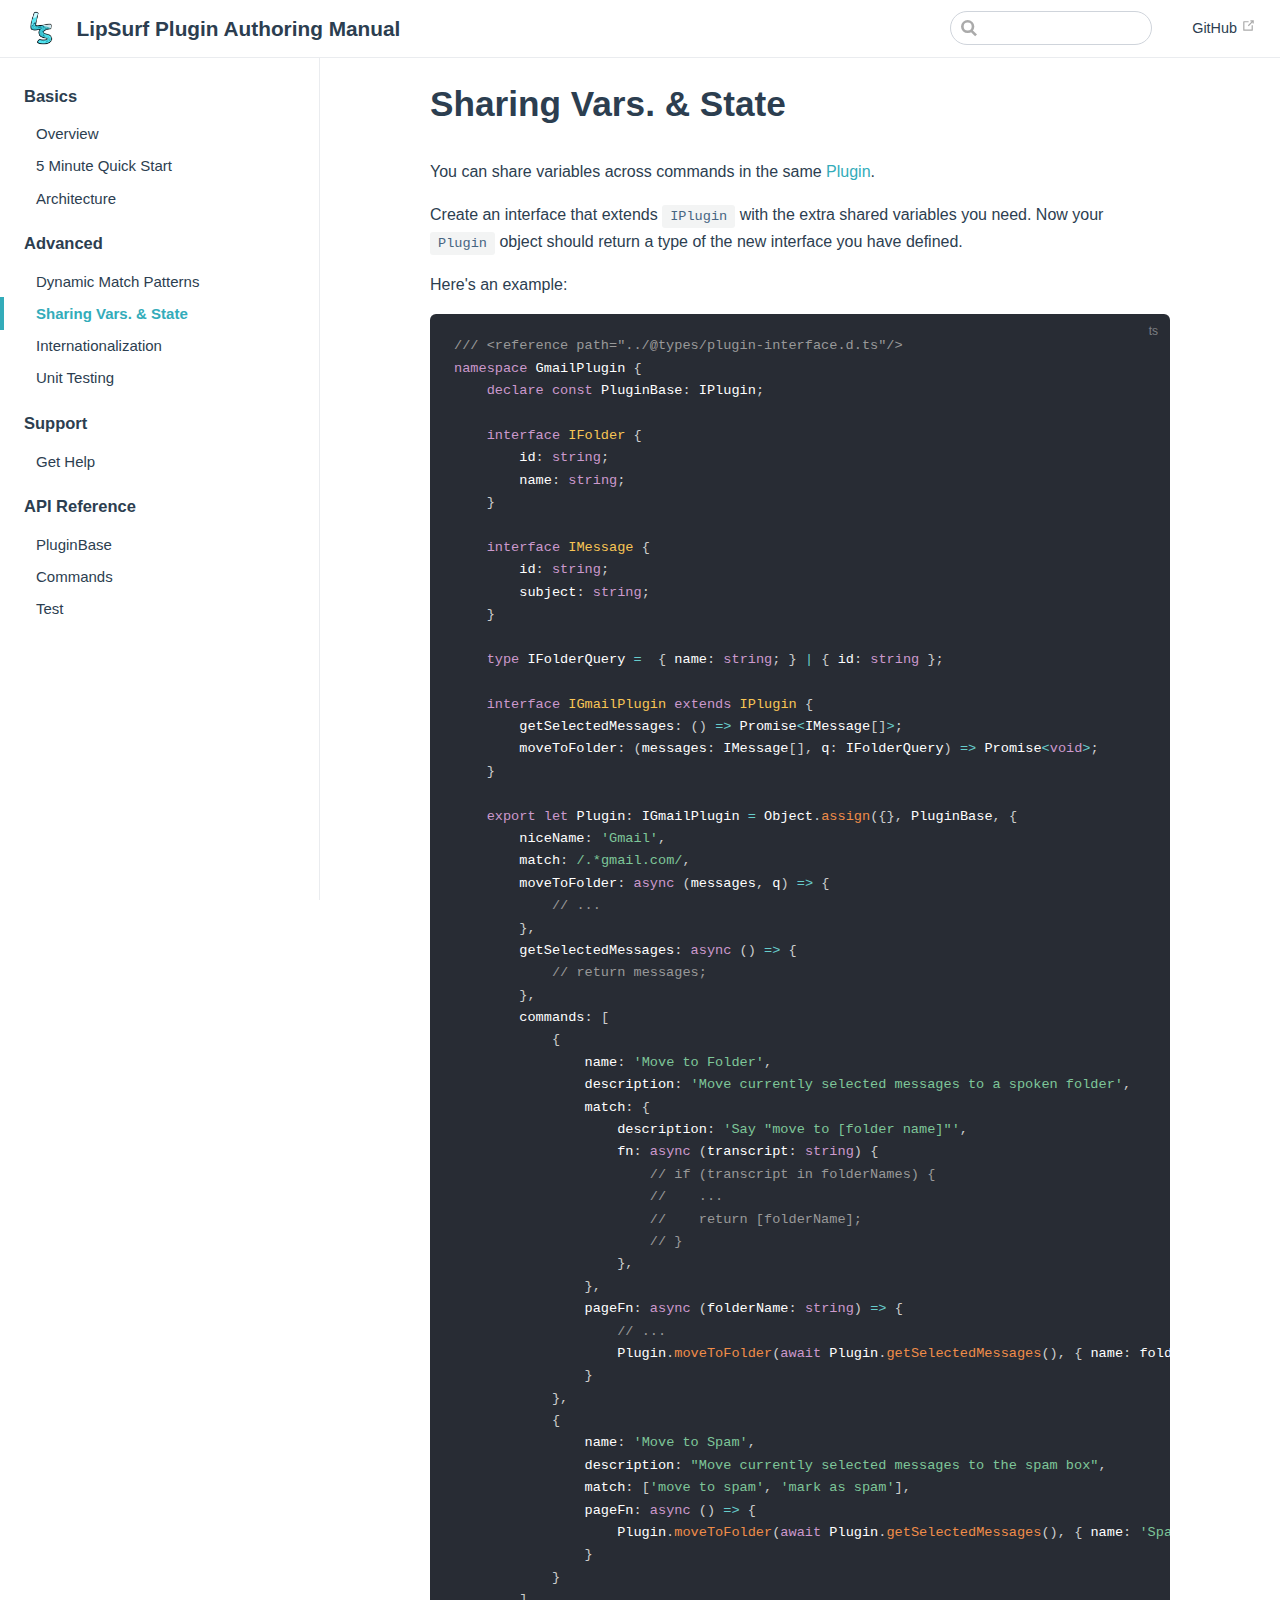
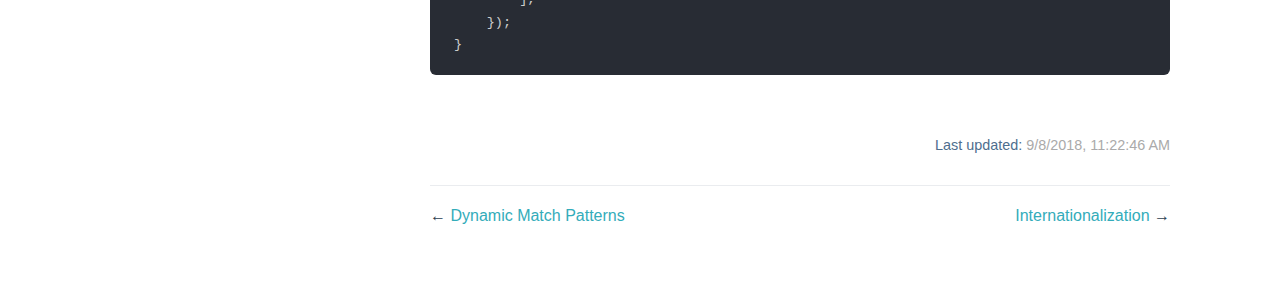
<file: state.html>
<!DOCTYPE html>
<html lang="en-US">
  <head>
    <meta charset="utf-8">
    <meta name="viewport" content="width=device-width,initial-scale=1">
    <title>Sharing Vars. &amp; State | LipSurf Plugin Authoring Manual</title>
    <meta name="description" content="Documentation for developers looking to extend LipSurf using the official API. Create extensions to control your browser via voice.">
    
    
    <link rel="preload" href="/assets/css/0.styles.6c1cd749.css" as="style"><link rel="preload" href="/assets/js/app.114e6427.js" as="script"><link rel="preload" href="/assets/js/14.a3461e25.js" as="script"><link rel="prefetch" href="/assets/js/4.6def9c47.js"><link rel="prefetch" href="/assets/js/2.4d942548.js"><link rel="prefetch" href="/assets/js/3.e313a01f.js"><link rel="prefetch" href="/assets/js/5.187f4996.js"><link rel="prefetch" href="/assets/js/6.0157a9b4.js"><link rel="prefetch" href="/assets/js/7.5a5d15c3.js"><link rel="prefetch" href="/assets/js/8.61c7d8cd.js"><link rel="prefetch" href="/assets/js/9.c8a0942f.js"><link rel="prefetch" href="/assets/js/10.056f1445.js"><link rel="prefetch" href="/assets/js/11.8158d5c2.js"><link rel="prefetch" href="/assets/js/12.8676da45.js"><link rel="prefetch" href="/assets/js/13.c82cd369.js"><link rel="prefetch" href="/assets/js/15.cd255a4a.js">
    <link rel="stylesheet" href="/assets/css/0.styles.6c1cd749.css">
  </head>
  <body>
    <div id="app" data-server-rendered="true"><div class="theme-container"><header class="navbar"><div class="sidebar-button"><svg xmlns="http://www.w3.org/2000/svg" aria-hidden="true" role="img" viewBox="0 0 448 512" class="icon"><path fill="currentColor" d="M436 124H12c-6.627 0-12-5.373-12-12V80c0-6.627 5.373-12 12-12h424c6.627 0 12 5.373 12 12v32c0 6.627-5.373 12-12 12zm0 160H12c-6.627 0-12-5.373-12-12v-32c0-6.627 5.373-12 12-12h424c6.627 0 12 5.373 12 12v32c0 6.627-5.373 12-12 12zm0 160H12c-6.627 0-12-5.373-12-12v-32c0-6.627 5.373-12 12-12h424c6.627 0 12 5.373 12 12v32c0 6.627-5.373 12-12 12z"></path></svg></div> <a href="/" class="home-link router-link-active"><img src="/icon-128.png" alt="LipSurf Plugin Authoring Manual" class="logo"> <span class="site-name can-hide">LipSurf Plugin Authoring Manual</span></a> <div class="links" style="max-width:nullpx;"><div class="search-box"><input aria-label="Search" autocomplete="off" spellcheck="false" value=""> <!----></div> <nav class="nav-links can-hide"> <a href="https://github.com/lipsurf/plugins" target="_blank" rel="noopener noreferrer" class="repo-link">
    GitHub
    <svg xmlns="http://www.w3.org/2000/svg" aria-hidden="true" x="0px" y="0px" viewBox="0 0 100 100" width="15" height="15" class="icon outbound"><path fill="currentColor" d="M18.8,85.1h56l0,0c2.2,0,4-1.8,4-4v-32h-8v28h-48v-48h28v-8h-32l0,0c-2.2,0-4,1.8-4,4v56C14.8,83.3,16.6,85.1,18.8,85.1z"></path> <polygon fill="currentColor" points="45.7,48.7 51.3,54.3 77.2,28.5 77.2,37.2 85.2,37.2 85.2,14.9 62.8,14.9 62.8,22.9 71.5,22.9"></polygon></svg></a></nav></div></header> <div class="sidebar-mask"></div> <div class="sidebar"><nav class="nav-links"> <a href="https://github.com/lipsurf/plugins" target="_blank" rel="noopener noreferrer" class="repo-link">
    GitHub
    <svg xmlns="http://www.w3.org/2000/svg" aria-hidden="true" x="0px" y="0px" viewBox="0 0 100 100" width="15" height="15" class="icon outbound"><path fill="currentColor" d="M18.8,85.1h56l0,0c2.2,0,4-1.8,4-4v-32h-8v28h-48v-48h28v-8h-32l0,0c-2.2,0-4,1.8-4,4v56C14.8,83.3,16.6,85.1,18.8,85.1z"></path> <polygon fill="currentColor" points="45.7,48.7 51.3,54.3 77.2,28.5 77.2,37.2 85.2,37.2 85.2,14.9 62.8,14.9 62.8,22.9 71.5,22.9"></polygon></svg></a></nav>  <ul class="sidebar-links"><li><div class="sidebar-group first"><p class="sidebar-heading"><span>Basics</span> <!----></p> <ul class="sidebar-group-items"><li><a href="/" class="sidebar-link">Overview</a></li><li><a href="/quick-start.html" class="sidebar-link">5 Minute Quick Start</a></li><li><a href="/architecture.html" class="sidebar-link">Architecture</a></li></ul></div></li><li><div class="sidebar-group"><p class="sidebar-heading open"><span>Advanced</span> <!----></p> <ul class="sidebar-group-items"><li><a href="/dynamic-matching.html" class="sidebar-link">Dynamic Match Patterns</a></li><li><a href="/state.html" class="active sidebar-link">Sharing Vars. &amp; State</a></li><li><a href="/langs.html" class="sidebar-link">Internationalization</a></li><li><a href="/testing.html" class="sidebar-link">Unit Testing</a></li></ul></div></li><li><div class="sidebar-group"><p class="sidebar-heading"><span>Support</span> <!----></p> <ul class="sidebar-group-items"><li><a href="/help.html" class="sidebar-link">Get Help</a></li></ul></div></li><li><div class="sidebar-group"><p class="sidebar-heading"><span>API Reference</span> <!----></p> <ul class="sidebar-group-items"><li><a href="/api-reference/pluginbase.html" class="sidebar-link">PluginBase</a></li><li><a href="/api-reference/command.html" class="sidebar-link">Commands</a></li><li><a href="/api-reference/test.html" class="sidebar-link">Test</a></li></ul></div></li></ul> </div> <div class="page"> <div class="content"><h1 id="sharing-vars-state"><a href="#sharing-vars-state" aria-hidden="true" class="header-anchor">#</a> Sharing Vars. &amp; State</h1> <p>You can share variables across commands in the same <a href="/api-reference/pluginbase.html">Plugin</a>.</p> <p>Create an interface that extends <code>IPlugin</code> with the extra shared variables you need. Now your <code>Plugin</code> object should return a type of the new interface you have defined.</p> <p>Here's an example:</p> <div class="language-ts extra-class"><pre class="language-ts"><code><span class="token comment">/// &lt;reference path=&quot;../@types/plugin-interface.d.ts&quot;/&gt;</span>
<span class="token keyword">namespace</span> GmailPlugin <span class="token punctuation">{</span>
    <span class="token keyword">declare</span> <span class="token keyword">const</span> PluginBase<span class="token punctuation">:</span> IPlugin<span class="token punctuation">;</span>

    <span class="token keyword">interface</span> <span class="token class-name">IFolder</span> <span class="token punctuation">{</span>
        id<span class="token punctuation">:</span> <span class="token builtin">string</span><span class="token punctuation">;</span>
        name<span class="token punctuation">:</span> <span class="token builtin">string</span><span class="token punctuation">;</span>
    <span class="token punctuation">}</span>

    <span class="token keyword">interface</span> <span class="token class-name">IMessage</span> <span class="token punctuation">{</span>
        id<span class="token punctuation">:</span> <span class="token builtin">string</span><span class="token punctuation">;</span>
        subject<span class="token punctuation">:</span> <span class="token builtin">string</span><span class="token punctuation">;</span>
    <span class="token punctuation">}</span>

    <span class="token keyword">type</span> IFolderQuery <span class="token operator">=</span>  <span class="token punctuation">{</span> name<span class="token punctuation">:</span> <span class="token builtin">string</span><span class="token punctuation">;</span> <span class="token punctuation">}</span> <span class="token operator">|</span> <span class="token punctuation">{</span> id<span class="token punctuation">:</span> <span class="token builtin">string</span> <span class="token punctuation">}</span><span class="token punctuation">;</span>

    <span class="token keyword">interface</span> <span class="token class-name">IGmailPlugin</span> <span class="token keyword">extends</span> <span class="token class-name">IPlugin</span> <span class="token punctuation">{</span>
        getSelectedMessages<span class="token punctuation">:</span> <span class="token punctuation">(</span><span class="token punctuation">)</span> <span class="token operator">=&gt;</span> Promise<span class="token operator">&lt;</span>IMessage<span class="token punctuation">[</span><span class="token punctuation">]</span><span class="token operator">&gt;</span><span class="token punctuation">;</span>
        moveToFolder<span class="token punctuation">:</span> <span class="token punctuation">(</span>messages<span class="token punctuation">:</span> IMessage<span class="token punctuation">[</span><span class="token punctuation">]</span><span class="token punctuation">,</span> q<span class="token punctuation">:</span> IFolderQuery<span class="token punctuation">)</span> <span class="token operator">=&gt;</span> Promise<span class="token operator">&lt;</span><span class="token keyword">void</span><span class="token operator">&gt;</span><span class="token punctuation">;</span>
    <span class="token punctuation">}</span>

    <span class="token keyword">export</span> <span class="token keyword">let</span> Plugin<span class="token punctuation">:</span> IGmailPlugin <span class="token operator">=</span> Object<span class="token punctuation">.</span><span class="token function">assign</span><span class="token punctuation">(</span><span class="token punctuation">{</span><span class="token punctuation">}</span><span class="token punctuation">,</span> PluginBase<span class="token punctuation">,</span> <span class="token punctuation">{</span>
        niceName<span class="token punctuation">:</span> <span class="token string">'Gmail'</span><span class="token punctuation">,</span>
        match<span class="token punctuation">:</span> <span class="token regex">/.*gmail.com/</span><span class="token punctuation">,</span>
        moveToFolder<span class="token punctuation">:</span> <span class="token keyword">async</span> <span class="token punctuation">(</span>messages<span class="token punctuation">,</span> q<span class="token punctuation">)</span> <span class="token operator">=&gt;</span> <span class="token punctuation">{</span>
            <span class="token comment">// ...</span>
        <span class="token punctuation">}</span><span class="token punctuation">,</span>
        getSelectedMessages<span class="token punctuation">:</span> <span class="token keyword">async</span> <span class="token punctuation">(</span><span class="token punctuation">)</span> <span class="token operator">=&gt;</span> <span class="token punctuation">{</span>
            <span class="token comment">// return messages;</span>
        <span class="token punctuation">}</span><span class="token punctuation">,</span>
        commands<span class="token punctuation">:</span> <span class="token punctuation">[</span>
            <span class="token punctuation">{</span>
                name<span class="token punctuation">:</span> <span class="token string">'Move to Folder'</span><span class="token punctuation">,</span>
                description<span class="token punctuation">:</span> <span class="token string">'Move currently selected messages to a spoken folder'</span><span class="token punctuation">,</span>
                match<span class="token punctuation">:</span> <span class="token punctuation">{</span>
                    description<span class="token punctuation">:</span> <span class="token string">'Say &quot;move to [folder name]&quot;'</span><span class="token punctuation">,</span>
                    fn<span class="token punctuation">:</span> <span class="token keyword">async</span> <span class="token punctuation">(</span>transcript<span class="token punctuation">:</span> <span class="token builtin">string</span><span class="token punctuation">)</span> <span class="token punctuation">{</span>
                        <span class="token comment">// if (transcript in folderNames) {</span>
                        <span class="token comment">//    ...</span>
                        <span class="token comment">//    return [folderName];</span>
                        <span class="token comment">// }</span>
                    <span class="token punctuation">}</span><span class="token punctuation">,</span>
                <span class="token punctuation">}</span><span class="token punctuation">,</span>
                pageFn<span class="token punctuation">:</span> <span class="token keyword">async</span> <span class="token punctuation">(</span>folderName<span class="token punctuation">:</span> <span class="token builtin">string</span><span class="token punctuation">)</span> <span class="token operator">=&gt;</span> <span class="token punctuation">{</span>
                    <span class="token comment">// ...</span>
                    Plugin<span class="token punctuation">.</span><span class="token function">moveToFolder</span><span class="token punctuation">(</span><span class="token keyword">await</span> Plugin<span class="token punctuation">.</span><span class="token function">getSelectedMessages</span><span class="token punctuation">(</span><span class="token punctuation">)</span><span class="token punctuation">,</span> <span class="token punctuation">{</span> name<span class="token punctuation">:</span> folderStr <span class="token punctuation">}</span><span class="token punctuation">)</span><span class="token punctuation">;</span>
                <span class="token punctuation">}</span>
            <span class="token punctuation">}</span><span class="token punctuation">,</span>
            <span class="token punctuation">{</span>
                name<span class="token punctuation">:</span> <span class="token string">'Move to Spam'</span><span class="token punctuation">,</span>
                description<span class="token punctuation">:</span> <span class="token string">&quot;Move currently selected messages to the spam box&quot;</span><span class="token punctuation">,</span>
                match<span class="token punctuation">:</span> <span class="token punctuation">[</span><span class="token string">'move to spam'</span><span class="token punctuation">,</span> <span class="token string">'mark as spam'</span><span class="token punctuation">]</span><span class="token punctuation">,</span>
                pageFn<span class="token punctuation">:</span> <span class="token keyword">async</span> <span class="token punctuation">(</span><span class="token punctuation">)</span> <span class="token operator">=&gt;</span> <span class="token punctuation">{</span>
                    Plugin<span class="token punctuation">.</span><span class="token function">moveToFolder</span><span class="token punctuation">(</span><span class="token keyword">await</span> Plugin<span class="token punctuation">.</span><span class="token function">getSelectedMessages</span><span class="token punctuation">(</span><span class="token punctuation">)</span><span class="token punctuation">,</span> <span class="token punctuation">{</span> name<span class="token punctuation">:</span> <span class="token string">'Spam'</span> <span class="token punctuation">}</span><span class="token punctuation">)</span><span class="token punctuation">;</span>
                <span class="token punctuation">}</span>
            <span class="token punctuation">}</span>
        <span class="token punctuation">]</span><span class="token punctuation">,</span>
    <span class="token punctuation">}</span><span class="token punctuation">)</span><span class="token punctuation">;</span>
<span class="token punctuation">}</span>
</code></pre></div></div> <div class="page-edit"><!----> <div class="last-updated"><span class="prefix">Last updated: </span> <span class="time">9/8/2018, 8:22:46 PM</span></div></div> <div class="page-nav"><p class="inner"><span class="prev">
        ←
        <a href="/dynamic-matching.html" class="prev">
          Dynamic Match Patterns
        </a></span> <span class="next"><a href="/langs.html">
          Internationalization
        </a>
        →
      </span></p></div> </div> <!----></div></div>
    <script src="/assets/js/14.a3461e25.js" defer></script><script src="/assets/js/app.114e6427.js" defer></script>
  </body>
</html>
</file>
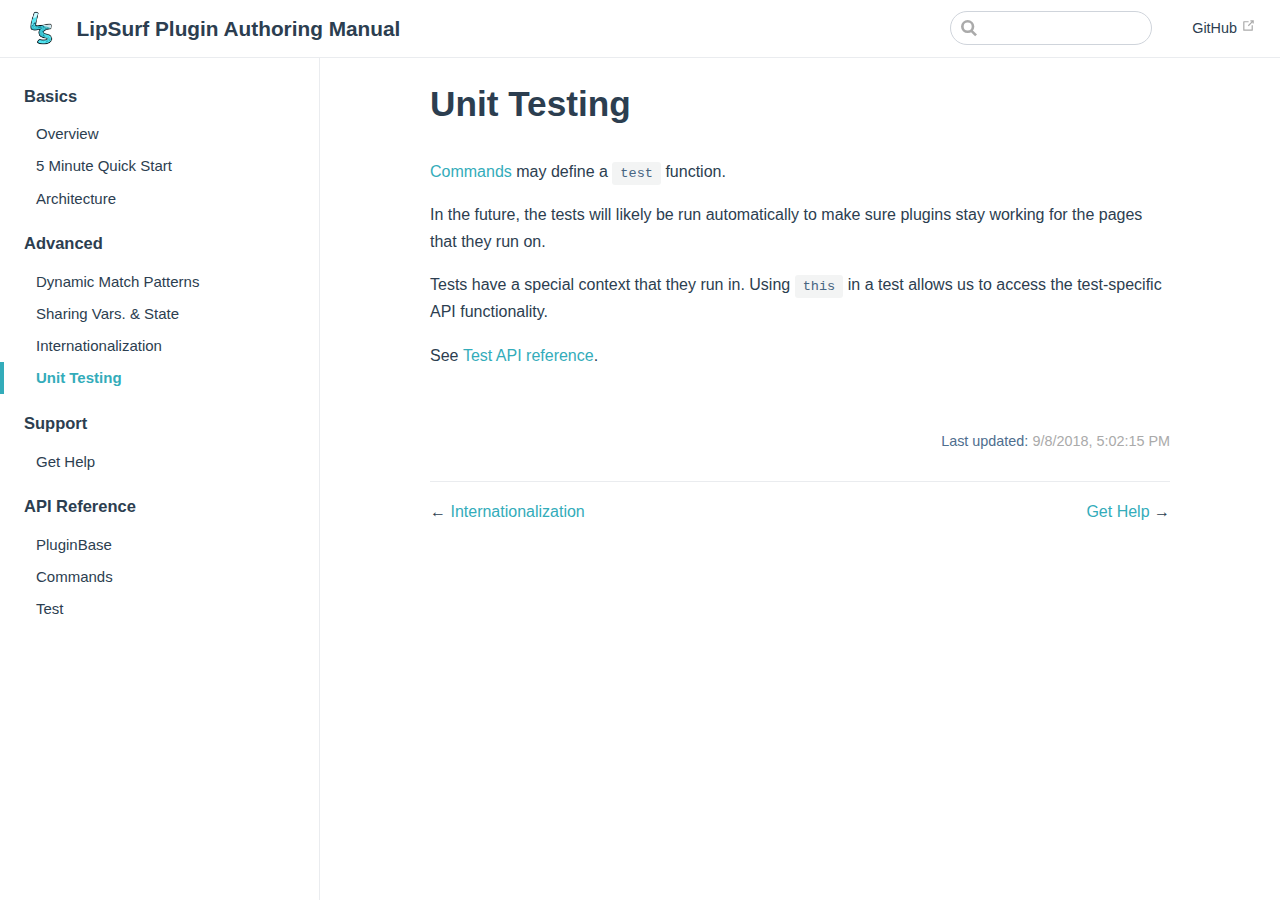
<file: testing.html>
<!DOCTYPE html>
<html lang="en-US">
  <head>
    <meta charset="utf-8">
    <meta name="viewport" content="width=device-width,initial-scale=1">
    <title>Unit Testing | LipSurf Plugin Authoring Manual</title>
    <meta name="description" content="Documentation for developers looking to extend LipSurf using the official API. Create extensions to control your browser via voice.">
    
    
    <link rel="preload" href="/assets/css/0.styles.6c1cd749.css" as="style"><link rel="preload" href="/assets/js/app.114e6427.js" as="script"><link rel="preload" href="/assets/js/15.cd255a4a.js" as="script"><link rel="prefetch" href="/assets/js/4.6def9c47.js"><link rel="prefetch" href="/assets/js/2.4d942548.js"><link rel="prefetch" href="/assets/js/3.e313a01f.js"><link rel="prefetch" href="/assets/js/5.187f4996.js"><link rel="prefetch" href="/assets/js/6.0157a9b4.js"><link rel="prefetch" href="/assets/js/7.5a5d15c3.js"><link rel="prefetch" href="/assets/js/8.61c7d8cd.js"><link rel="prefetch" href="/assets/js/9.c8a0942f.js"><link rel="prefetch" href="/assets/js/10.056f1445.js"><link rel="prefetch" href="/assets/js/11.8158d5c2.js"><link rel="prefetch" href="/assets/js/12.8676da45.js"><link rel="prefetch" href="/assets/js/13.c82cd369.js"><link rel="prefetch" href="/assets/js/14.a3461e25.js">
    <link rel="stylesheet" href="/assets/css/0.styles.6c1cd749.css">
  </head>
  <body>
    <div id="app" data-server-rendered="true"><div class="theme-container"><header class="navbar"><div class="sidebar-button"><svg xmlns="http://www.w3.org/2000/svg" aria-hidden="true" role="img" viewBox="0 0 448 512" class="icon"><path fill="currentColor" d="M436 124H12c-6.627 0-12-5.373-12-12V80c0-6.627 5.373-12 12-12h424c6.627 0 12 5.373 12 12v32c0 6.627-5.373 12-12 12zm0 160H12c-6.627 0-12-5.373-12-12v-32c0-6.627 5.373-12 12-12h424c6.627 0 12 5.373 12 12v32c0 6.627-5.373 12-12 12zm0 160H12c-6.627 0-12-5.373-12-12v-32c0-6.627 5.373-12 12-12h424c6.627 0 12 5.373 12 12v32c0 6.627-5.373 12-12 12z"></path></svg></div> <a href="/" class="home-link router-link-active"><img src="/icon-128.png" alt="LipSurf Plugin Authoring Manual" class="logo"> <span class="site-name can-hide">LipSurf Plugin Authoring Manual</span></a> <div class="links" style="max-width:nullpx;"><div class="search-box"><input aria-label="Search" autocomplete="off" spellcheck="false" value=""> <!----></div> <nav class="nav-links can-hide"> <a href="https://github.com/lipsurf/plugins" target="_blank" rel="noopener noreferrer" class="repo-link">
    GitHub
    <svg xmlns="http://www.w3.org/2000/svg" aria-hidden="true" x="0px" y="0px" viewBox="0 0 100 100" width="15" height="15" class="icon outbound"><path fill="currentColor" d="M18.8,85.1h56l0,0c2.2,0,4-1.8,4-4v-32h-8v28h-48v-48h28v-8h-32l0,0c-2.2,0-4,1.8-4,4v56C14.8,83.3,16.6,85.1,18.8,85.1z"></path> <polygon fill="currentColor" points="45.7,48.7 51.3,54.3 77.2,28.5 77.2,37.2 85.2,37.2 85.2,14.9 62.8,14.9 62.8,22.9 71.5,22.9"></polygon></svg></a></nav></div></header> <div class="sidebar-mask"></div> <div class="sidebar"><nav class="nav-links"> <a href="https://github.com/lipsurf/plugins" target="_blank" rel="noopener noreferrer" class="repo-link">
    GitHub
    <svg xmlns="http://www.w3.org/2000/svg" aria-hidden="true" x="0px" y="0px" viewBox="0 0 100 100" width="15" height="15" class="icon outbound"><path fill="currentColor" d="M18.8,85.1h56l0,0c2.2,0,4-1.8,4-4v-32h-8v28h-48v-48h28v-8h-32l0,0c-2.2,0-4,1.8-4,4v56C14.8,83.3,16.6,85.1,18.8,85.1z"></path> <polygon fill="currentColor" points="45.7,48.7 51.3,54.3 77.2,28.5 77.2,37.2 85.2,37.2 85.2,14.9 62.8,14.9 62.8,22.9 71.5,22.9"></polygon></svg></a></nav>  <ul class="sidebar-links"><li><div class="sidebar-group first"><p class="sidebar-heading"><span>Basics</span> <!----></p> <ul class="sidebar-group-items"><li><a href="/" class="sidebar-link">Overview</a></li><li><a href="/quick-start.html" class="sidebar-link">5 Minute Quick Start</a></li><li><a href="/architecture.html" class="sidebar-link">Architecture</a></li></ul></div></li><li><div class="sidebar-group"><p class="sidebar-heading open"><span>Advanced</span> <!----></p> <ul class="sidebar-group-items"><li><a href="/dynamic-matching.html" class="sidebar-link">Dynamic Match Patterns</a></li><li><a href="/state.html" class="sidebar-link">Sharing Vars. &amp; State</a></li><li><a href="/langs.html" class="sidebar-link">Internationalization</a></li><li><a href="/testing.html" class="active sidebar-link">Unit Testing</a></li></ul></div></li><li><div class="sidebar-group"><p class="sidebar-heading"><span>Support</span> <!----></p> <ul class="sidebar-group-items"><li><a href="/help.html" class="sidebar-link">Get Help</a></li></ul></div></li><li><div class="sidebar-group"><p class="sidebar-heading"><span>API Reference</span> <!----></p> <ul class="sidebar-group-items"><li><a href="/api-reference/pluginbase.html" class="sidebar-link">PluginBase</a></li><li><a href="/api-reference/command.html" class="sidebar-link">Commands</a></li><li><a href="/api-reference/test.html" class="sidebar-link">Test</a></li></ul></div></li></ul> </div> <div class="page"> <div class="content"><h1 id="unit-testing"><a href="#unit-testing" aria-hidden="true" class="header-anchor">#</a> Unit Testing</h1> <p><a href="/api-reference/command.html#icommand">Commands</a> may define a <code>test</code> function.</p> <p>In the future, the tests will likely be run automatically to make sure plugins stay working for the pages that they run on.</p> <p>Tests have a special context that they run in. Using <code>this</code> in a test allows us to access the test-specific API functionality.</p> <p>See <a href="/api-reference/test.html">Test API reference</a>.</p></div> <div class="page-edit"><!----> <div class="last-updated"><span class="prefix">Last updated: </span> <span class="time">9/9/2018, 2:02:15 AM</span></div></div> <div class="page-nav"><p class="inner"><span class="prev">
        ←
        <a href="/langs.html" class="prev">
          Internationalization
        </a></span> <span class="next"><a href="/help.html">
          Get Help
        </a>
        →
      </span></p></div> </div> <!----></div></div>
    <script src="/assets/js/15.cd255a4a.js" defer></script><script src="/assets/js/app.114e6427.js" defer></script>
  </body>
</html>
</file>
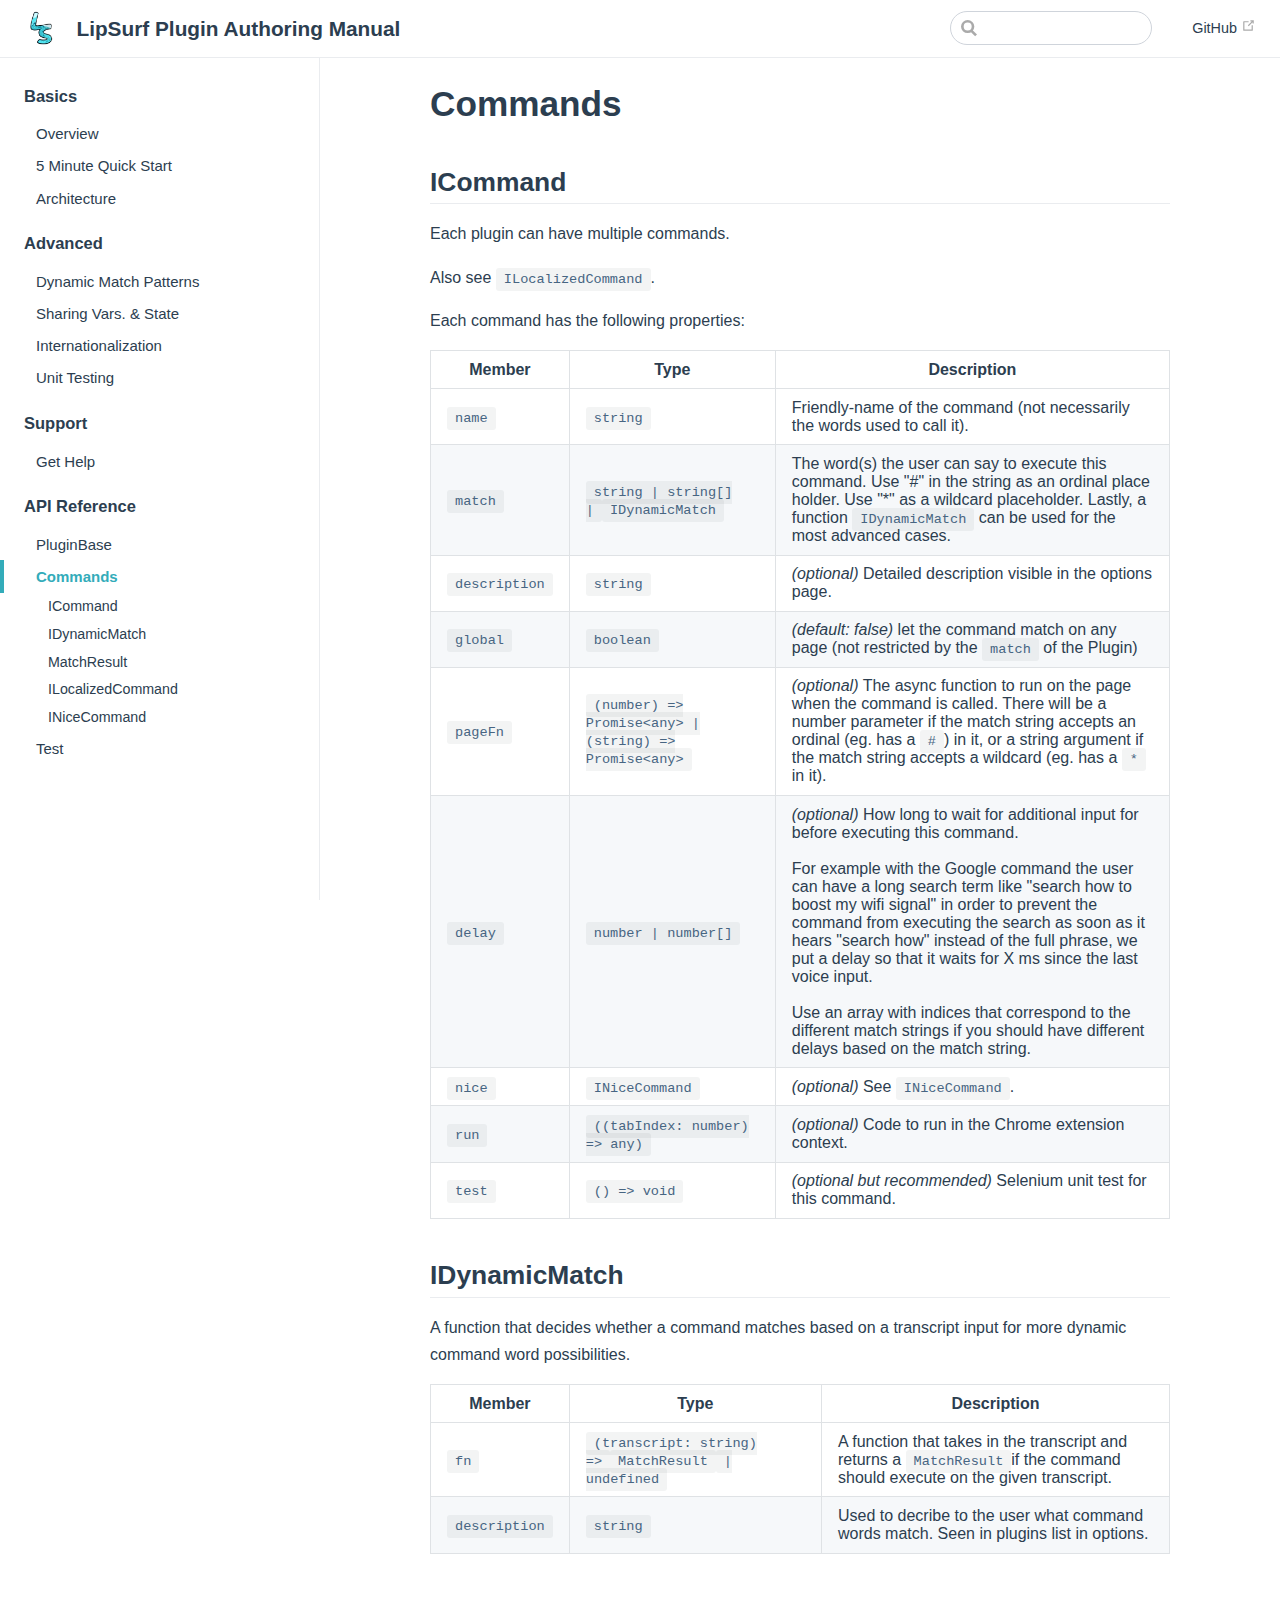
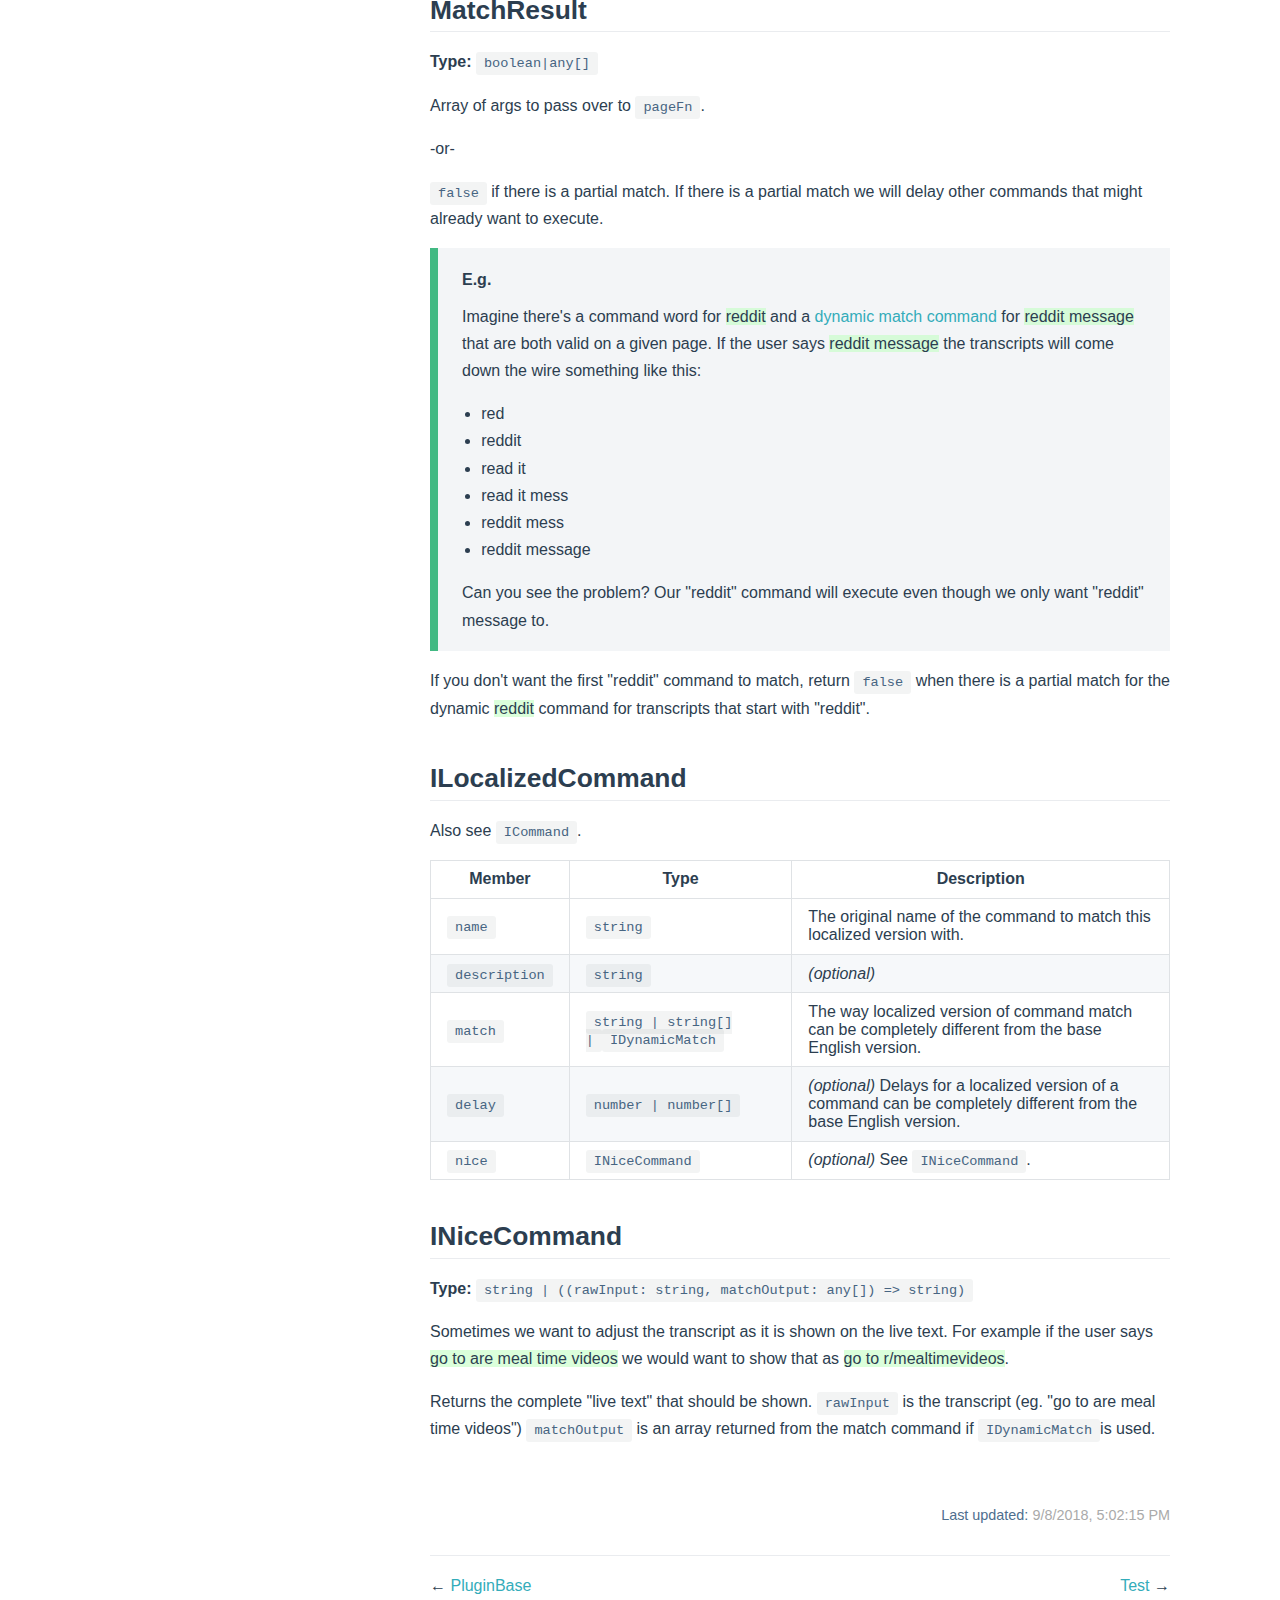
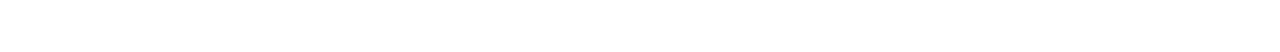
<file: api-reference/command.html>
<!DOCTYPE html>
<html lang="en-US">
  <head>
    <meta charset="utf-8">
    <meta name="viewport" content="width=device-width,initial-scale=1">
    <title>Commands | LipSurf Plugin Authoring Manual</title>
    <meta name="description" content="Documentation for developers looking to extend LipSurf using the official API. Create extensions to control your browser via voice.">
    
    
    <link rel="preload" href="/assets/css/0.styles.6c1cd749.css" as="style"><link rel="preload" href="/assets/js/app.114e6427.js" as="script"><link rel="preload" href="/assets/js/6.0157a9b4.js" as="script"><link rel="prefetch" href="/assets/js/4.6def9c47.js"><link rel="prefetch" href="/assets/js/2.4d942548.js"><link rel="prefetch" href="/assets/js/3.e313a01f.js"><link rel="prefetch" href="/assets/js/5.187f4996.js"><link rel="prefetch" href="/assets/js/7.5a5d15c3.js"><link rel="prefetch" href="/assets/js/8.61c7d8cd.js"><link rel="prefetch" href="/assets/js/9.c8a0942f.js"><link rel="prefetch" href="/assets/js/10.056f1445.js"><link rel="prefetch" href="/assets/js/11.8158d5c2.js"><link rel="prefetch" href="/assets/js/12.8676da45.js"><link rel="prefetch" href="/assets/js/13.c82cd369.js"><link rel="prefetch" href="/assets/js/14.a3461e25.js"><link rel="prefetch" href="/assets/js/15.cd255a4a.js">
    <link rel="stylesheet" href="/assets/css/0.styles.6c1cd749.css">
  </head>
  <body>
    <div id="app" data-server-rendered="true"><div class="theme-container"><header class="navbar"><div class="sidebar-button"><svg xmlns="http://www.w3.org/2000/svg" aria-hidden="true" role="img" viewBox="0 0 448 512" class="icon"><path fill="currentColor" d="M436 124H12c-6.627 0-12-5.373-12-12V80c0-6.627 5.373-12 12-12h424c6.627 0 12 5.373 12 12v32c0 6.627-5.373 12-12 12zm0 160H12c-6.627 0-12-5.373-12-12v-32c0-6.627 5.373-12 12-12h424c6.627 0 12 5.373 12 12v32c0 6.627-5.373 12-12 12zm0 160H12c-6.627 0-12-5.373-12-12v-32c0-6.627 5.373-12 12-12h424c6.627 0 12 5.373 12 12v32c0 6.627-5.373 12-12 12z"></path></svg></div> <a href="/" class="home-link router-link-active"><img src="/icon-128.png" alt="LipSurf Plugin Authoring Manual" class="logo"> <span class="site-name can-hide">LipSurf Plugin Authoring Manual</span></a> <div class="links" style="max-width:nullpx;"><div class="search-box"><input aria-label="Search" autocomplete="off" spellcheck="false" value=""> <!----></div> <nav class="nav-links can-hide"> <a href="https://github.com/lipsurf/plugins" target="_blank" rel="noopener noreferrer" class="repo-link">
    GitHub
    <svg xmlns="http://www.w3.org/2000/svg" aria-hidden="true" x="0px" y="0px" viewBox="0 0 100 100" width="15" height="15" class="icon outbound"><path fill="currentColor" d="M18.8,85.1h56l0,0c2.2,0,4-1.8,4-4v-32h-8v28h-48v-48h28v-8h-32l0,0c-2.2,0-4,1.8-4,4v56C14.8,83.3,16.6,85.1,18.8,85.1z"></path> <polygon fill="currentColor" points="45.7,48.7 51.3,54.3 77.2,28.5 77.2,37.2 85.2,37.2 85.2,14.9 62.8,14.9 62.8,22.9 71.5,22.9"></polygon></svg></a></nav></div></header> <div class="sidebar-mask"></div> <div class="sidebar"><nav class="nav-links"> <a href="https://github.com/lipsurf/plugins" target="_blank" rel="noopener noreferrer" class="repo-link">
    GitHub
    <svg xmlns="http://www.w3.org/2000/svg" aria-hidden="true" x="0px" y="0px" viewBox="0 0 100 100" width="15" height="15" class="icon outbound"><path fill="currentColor" d="M18.8,85.1h56l0,0c2.2,0,4-1.8,4-4v-32h-8v28h-48v-48h28v-8h-32l0,0c-2.2,0-4,1.8-4,4v56C14.8,83.3,16.6,85.1,18.8,85.1z"></path> <polygon fill="currentColor" points="45.7,48.7 51.3,54.3 77.2,28.5 77.2,37.2 85.2,37.2 85.2,14.9 62.8,14.9 62.8,22.9 71.5,22.9"></polygon></svg></a></nav>  <ul class="sidebar-links"><li><div class="sidebar-group first"><p class="sidebar-heading"><span>Basics</span> <!----></p> <ul class="sidebar-group-items"><li><a href="/" class="sidebar-link">Overview</a></li><li><a href="/quick-start.html" class="sidebar-link">5 Minute Quick Start</a></li><li><a href="/architecture.html" class="sidebar-link">Architecture</a></li></ul></div></li><li><div class="sidebar-group"><p class="sidebar-heading"><span>Advanced</span> <!----></p> <ul class="sidebar-group-items"><li><a href="/dynamic-matching.html" class="sidebar-link">Dynamic Match Patterns</a></li><li><a href="/state.html" class="sidebar-link">Sharing Vars. &amp; State</a></li><li><a href="/langs.html" class="sidebar-link">Internationalization</a></li><li><a href="/testing.html" class="sidebar-link">Unit Testing</a></li></ul></div></li><li><div class="sidebar-group"><p class="sidebar-heading"><span>Support</span> <!----></p> <ul class="sidebar-group-items"><li><a href="/help.html" class="sidebar-link">Get Help</a></li></ul></div></li><li><div class="sidebar-group"><p class="sidebar-heading open"><span>API Reference</span> <!----></p> <ul class="sidebar-group-items"><li><a href="/api-reference/pluginbase.html" class="sidebar-link">PluginBase</a></li><li><a href="/api-reference/command.html" class="active sidebar-link">Commands</a><ul class="sidebar-sub-headers"><li class="sidebar-sub-header"><a href="/api-reference/command.html#icommand" class="sidebar-link">ICommand</a></li><li class="sidebar-sub-header"><a href="/api-reference/command.html#idynamicmatch" class="sidebar-link">IDynamicMatch</a></li><li class="sidebar-sub-header"><a href="/api-reference/command.html#matchresult" class="sidebar-link">MatchResult</a></li><li class="sidebar-sub-header"><a href="/api-reference/command.html#ilocalizedcommand" class="sidebar-link">ILocalizedCommand</a></li><li class="sidebar-sub-header"><a href="/api-reference/command.html#inicecommand" class="sidebar-link">INiceCommand</a></li></ul></li><li><a href="/api-reference/test.html" class="sidebar-link">Test</a></li></ul></div></li></ul> </div> <div class="page"> <div class="content"><h1 id="commands"><a href="#commands" aria-hidden="true" class="header-anchor">#</a> Commands</h1> <h2 id="icommand"><a href="#icommand" aria-hidden="true" class="header-anchor">#</a> ICommand</h2> <p>Each plugin can have multiple commands.</p> <p>Also see <a href="/api-reference/command.html#ilocalizedcommand"><code>ILocalizedCommand</code></a>.</p> <p>Each command has the following properties:</p> <table><thead><tr><th>Member</th> <th>Type</th> <th>Description</th></tr></thead> <tbody><tr><td><code>name</code></td> <td><code>string</code></td> <td>Friendly-name of the command (not necessarily the words used to call it).</td></tr> <tr><td><code>match</code></td> <td><code>string | string[] |</code><a href="/api-reference/command.html#idynamicmatch"><code>IDynamicMatch</code></a></td> <td>The word(s) the user can say to execute this command. Use &quot;#&quot; in the string as an ordinal place holder. Use &quot;*&quot; as a wildcard placeholder. Lastly, a function <a href="/api-reference/command.html#idynamicmatch"><code>IDynamicMatch</code></a> can be used for the most advanced cases.</td></tr> <tr><td><code>description</code></td> <td><code>string</code></td> <td><em>(optional)</em> Detailed description visible in the options page.</td></tr> <tr><td><code>global</code></td> <td><code>boolean</code></td> <td><em>(default: false)</em> let the command match on any page (not restricted by the <code>match</code> of the Plugin)</td></tr> <tr><td><code>pageFn</code></td> <td><code>(number) =&gt; Promise&lt;any&gt; | (string) =&gt; Promise&lt;any&gt;</code></td> <td><em>(optional)</em> The async function to run on the page when the command is called. There will be a number parameter if the match string accepts an ordinal (eg. has a <code>#</code>) in it, or a string argument if the match string accepts a wildcard (eg. has a <code>*</code> in it).</td></tr> <tr><td><code>delay</code></td> <td><code>number | number[]</code></td> <td><em>(optional)</em> How long to wait for additional input for before executing this command. <br><br> For example with the Google command the user can have a long search term like &quot;search how to boost my wifi signal&quot; in order to prevent the command from executing the search as soon as it hears &quot;search how&quot; instead of the full phrase, we put a delay so that it waits for X ms since the last voice input. <br><br> Use an array with indices that correspond to the different match strings if you should have different delays based on the match string.</td></tr> <tr><td><code>nice</code></td> <td><a href="/api-reference/command.html#inicecommand"><code>INiceCommand</code></a></td> <td><em>(optional)</em> See <a href="/api-reference/command.html#inicecommand"><code>INiceCommand</code></a>.</td></tr> <tr><td><code>run</code></td> <td><code>((tabIndex: number) =&gt; any)</code></td> <td><em>(optional)</em> Code to run in the Chrome extension context.</td></tr> <tr><td><code>test</code></td> <td><code>() =&gt; void</code></td> <td><em>(optional but recommended)</em> Selenium unit test for this command.</td></tr></tbody></table> <h2 id="idynamicmatch"><a href="#idynamicmatch" aria-hidden="true" class="header-anchor">#</a> IDynamicMatch</h2> <p>A function that decides whether a command matches based on a transcript input for more dynamic command word possibilities.</p> <table><thead><tr><th>Member</th> <th>Type</th> <th>Description</th></tr></thead> <tbody><tr><td><code>fn</code></td> <td><code>(transcript: string) =&gt;</code><a href="/api-reference/command.html#matchresult"><code>MatchResult</code></a><code>| undefined</code></td> <td>A function that takes in the transcript and returns a <a href="/api-reference/command.html#matchresult"><code>MatchResult</code></a>if the command should execute on the given transcript.</td></tr> <tr><td><code>description</code></td> <td><code>string</code></td> <td>Used to decribe to the user what command words match. Seen in plugins list in options.</td></tr></tbody></table> <h2 id="matchresult"><a href="#matchresult" aria-hidden="true" class="header-anchor">#</a> MatchResult</h2> <p><strong>Type:</strong> <code>boolean|any[]</code></p> <p>Array of args to pass over to <code>pageFn</code>.</p> <p>-or-</p> <p><code>false</code> if there is a partial match. If there is a partial match we will delay other commands that might already want to execute.</p> <div class="tip custom-block"><p class="custom-block-title">E.g.</p> <p>Imagine there's a command word for <span class="voice-cmd">reddit</span> and a <a href="/api-reference/command.html#idynamicmatch">dynamic match command</a> for <span class="voice-cmd">reddit message</span> that are both valid on a given page. If the user says <span class="voice-cmd">reddit message</span> the transcripts will come down the wire something like this:</p> <ul><li>red</li> <li>reddit</li> <li>read it</li> <li>read it mess</li> <li>reddit mess</li> <li>reddit message</li></ul> <p>Can you see the problem? Our &quot;reddit&quot; command will execute even though we only want &quot;reddit&quot; message to.</p></div> <p>If you don't want the first &quot;reddit&quot; command to match, return <code>false</code> when there is a partial match for the dynamic <span class="voice-cmd">reddit</span> command for transcripts that start with &quot;reddit&quot;.</p> <h2 id="ilocalizedcommand"><a href="#ilocalizedcommand" aria-hidden="true" class="header-anchor">#</a> ILocalizedCommand</h2> <p>Also see <a href="/api-reference/command.html#icommand"><code>ICommand</code></a>.</p> <table><thead><tr><th>Member</th> <th>Type</th> <th>Description</th></tr></thead> <tbody><tr><td><code>name</code></td> <td><code>string</code></td> <td>The original name of the command to match this localized version with.</td></tr> <tr><td><code>description</code></td> <td><code>string</code></td> <td><em>(optional)</em></td></tr> <tr><td><code>match</code></td> <td><code>string | string[] |</code><a href="/api-reference/command.html#idynamicmatch"><code>IDynamicMatch</code></a></td> <td>The way localized version of command match can be completely different from the base English version.</td></tr> <tr><td><code>delay</code></td> <td><code>number | number[]</code></td> <td><em>(optional)</em> Delays for a localized version of a command can be completely different from the base English version.</td></tr> <tr><td><code>nice</code></td> <td><a href="/api-reference/command.html#inicecommand"><code>INiceCommand</code></a></td> <td><em>(optional)</em> See <a href="/api-reference/command.html#inicecommand"><code>INiceCommand</code></a>.</td></tr></tbody></table> <h2 id="inicecommand"><a href="#inicecommand" aria-hidden="true" class="header-anchor">#</a> INiceCommand</h2> <p><strong>Type:</strong> <code>string | ((rawInput: string, matchOutput: any[]) =&gt; string)</code></p> <p>Sometimes we want to adjust the transcript as it is shown on the live text. For example if the user says <span class="voice-cmd">go to are meal time videos</span> we would want to show that as <span class="voice-cmd">go to r/mealtimevideos</span>.</p> <p>Returns the complete &quot;live text&quot; that should be shown. <code>rawInput</code> is the transcript (eg. &quot;go to are meal time videos&quot;) <code>matchOutput</code> is an array returned from the match command if <a href="/api-reference/command.html#idynamicmatch"><code>IDynamicMatch</code></a>is used.</p></div> <div class="page-edit"><!----> <div class="last-updated"><span class="prefix">Last updated: </span> <span class="time">9/9/2018, 2:02:15 AM</span></div></div> <div class="page-nav"><p class="inner"><span class="prev">
        ←
        <a href="/api-reference/pluginbase.html" class="prev">
          PluginBase
        </a></span> <span class="next"><a href="/api-reference/test.html">
          Test
        </a>
        →
      </span></p></div> </div> <!----></div></div>
    <script src="/assets/js/6.0157a9b4.js" defer></script><script src="/assets/js/app.114e6427.js" defer></script>
  </body>
</html>
</file>
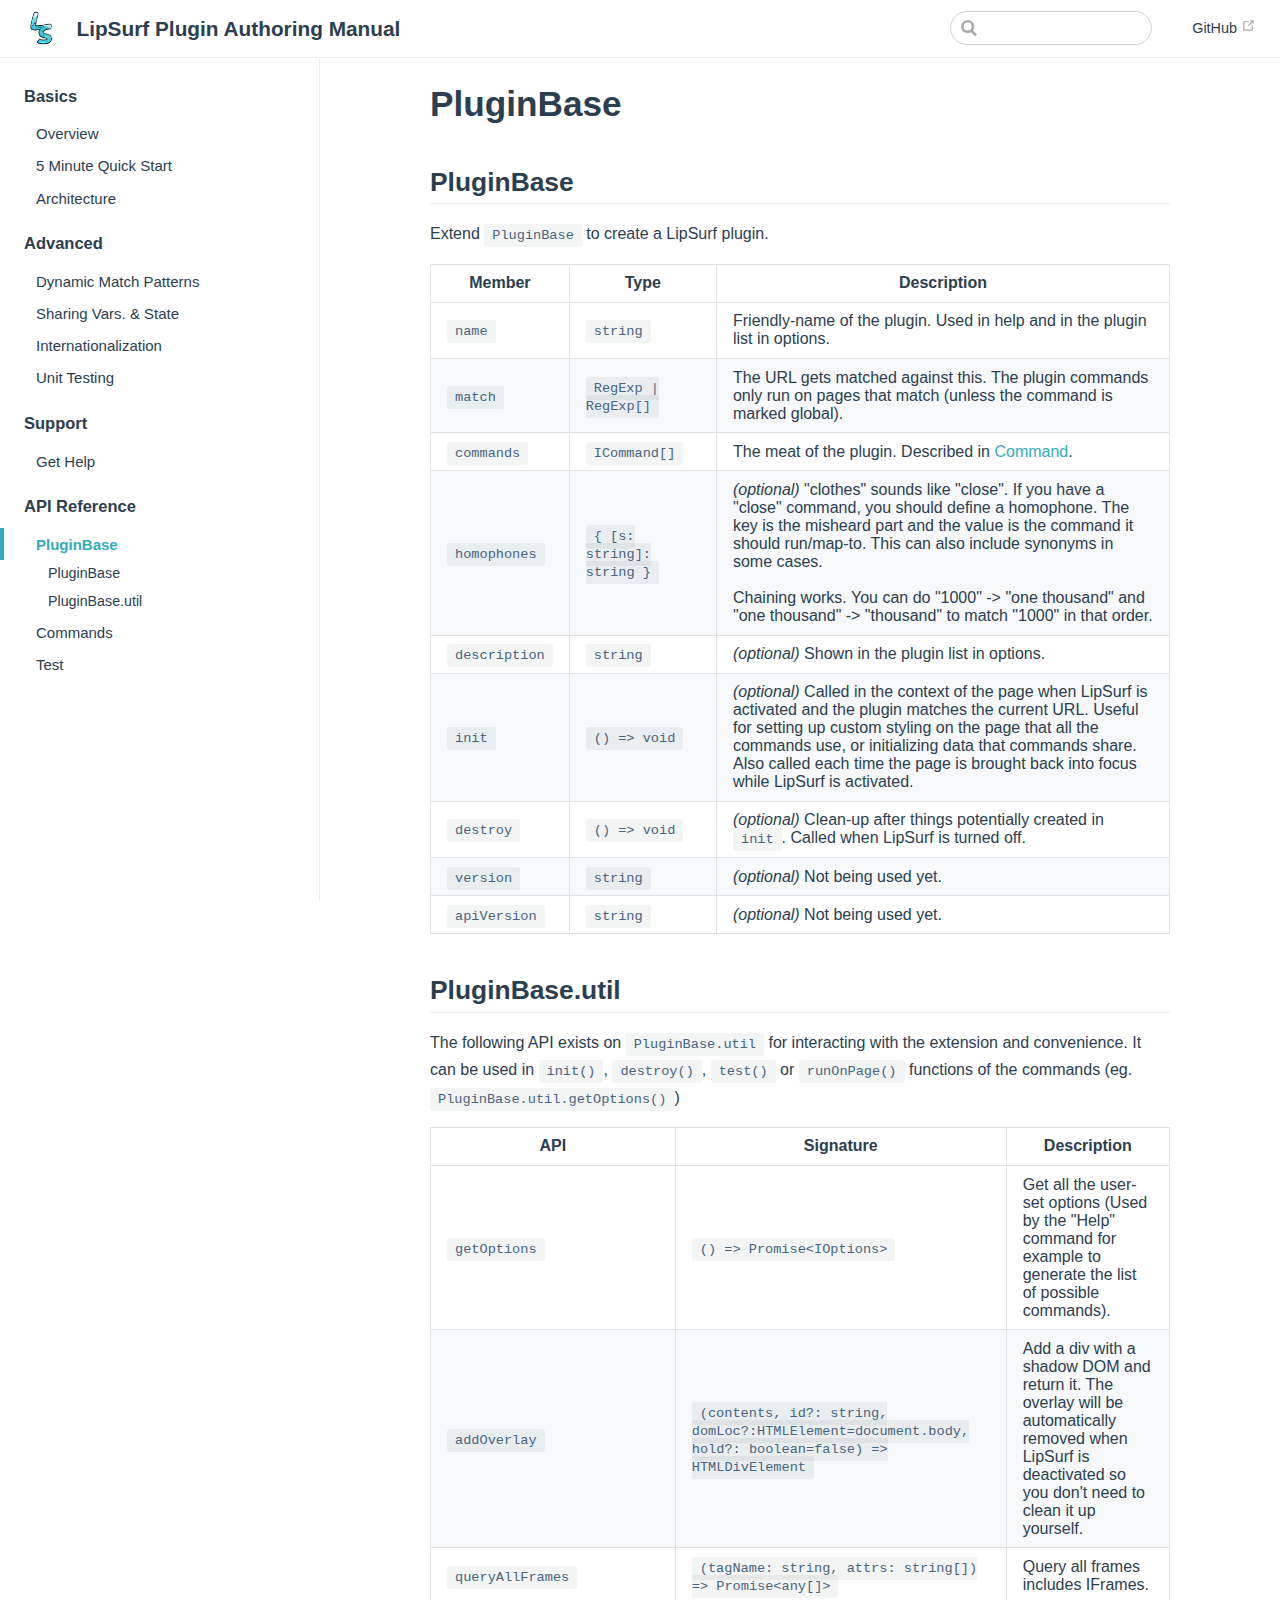
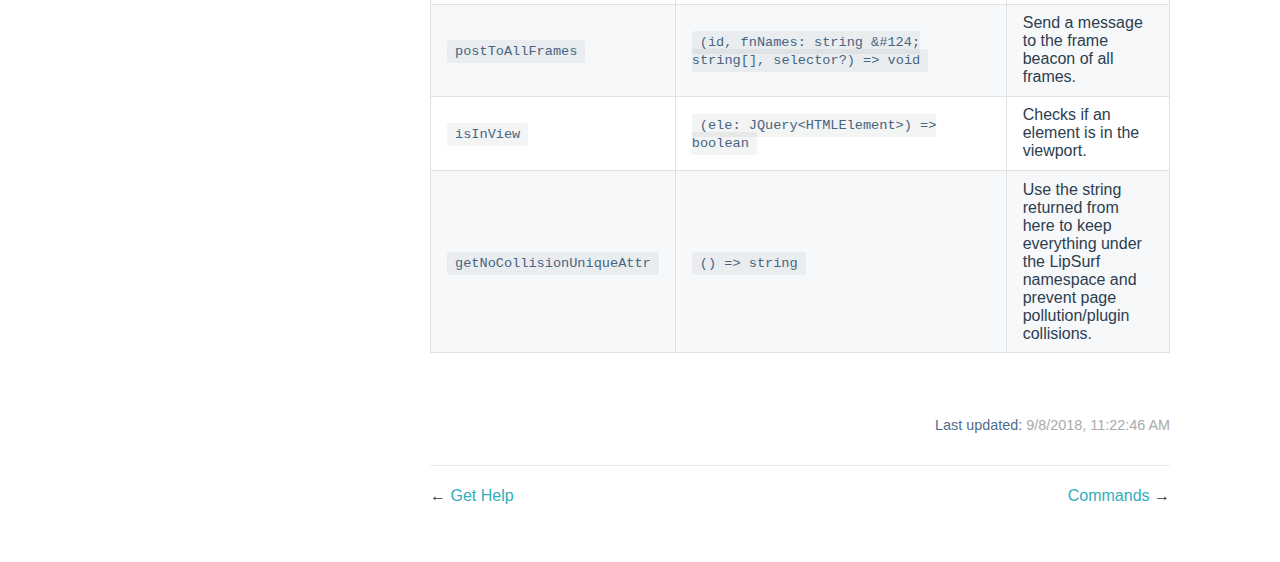
<file: api-reference/pluginbase.html>
<!DOCTYPE html>
<html lang="en-US">
  <head>
    <meta charset="utf-8">
    <meta name="viewport" content="width=device-width,initial-scale=1">
    <title>PluginBase | LipSurf Plugin Authoring Manual</title>
    <meta name="description" content="Documentation for developers looking to extend LipSurf using the official API. Create extensions to control your browser via voice.">
    
    
    <link rel="preload" href="/assets/css/0.styles.6c1cd749.css" as="style"><link rel="preload" href="/assets/js/app.114e6427.js" as="script"><link rel="preload" href="/assets/js/7.5a5d15c3.js" as="script"><link rel="prefetch" href="/assets/js/4.6def9c47.js"><link rel="prefetch" href="/assets/js/2.4d942548.js"><link rel="prefetch" href="/assets/js/3.e313a01f.js"><link rel="prefetch" href="/assets/js/5.187f4996.js"><link rel="prefetch" href="/assets/js/6.0157a9b4.js"><link rel="prefetch" href="/assets/js/8.61c7d8cd.js"><link rel="prefetch" href="/assets/js/9.c8a0942f.js"><link rel="prefetch" href="/assets/js/10.056f1445.js"><link rel="prefetch" href="/assets/js/11.8158d5c2.js"><link rel="prefetch" href="/assets/js/12.8676da45.js"><link rel="prefetch" href="/assets/js/13.c82cd369.js"><link rel="prefetch" href="/assets/js/14.a3461e25.js"><link rel="prefetch" href="/assets/js/15.cd255a4a.js">
    <link rel="stylesheet" href="/assets/css/0.styles.6c1cd749.css">
  </head>
  <body>
    <div id="app" data-server-rendered="true"><div class="theme-container"><header class="navbar"><div class="sidebar-button"><svg xmlns="http://www.w3.org/2000/svg" aria-hidden="true" role="img" viewBox="0 0 448 512" class="icon"><path fill="currentColor" d="M436 124H12c-6.627 0-12-5.373-12-12V80c0-6.627 5.373-12 12-12h424c6.627 0 12 5.373 12 12v32c0 6.627-5.373 12-12 12zm0 160H12c-6.627 0-12-5.373-12-12v-32c0-6.627 5.373-12 12-12h424c6.627 0 12 5.373 12 12v32c0 6.627-5.373 12-12 12zm0 160H12c-6.627 0-12-5.373-12-12v-32c0-6.627 5.373-12 12-12h424c6.627 0 12 5.373 12 12v32c0 6.627-5.373 12-12 12z"></path></svg></div> <a href="/" class="home-link router-link-active"><img src="/icon-128.png" alt="LipSurf Plugin Authoring Manual" class="logo"> <span class="site-name can-hide">LipSurf Plugin Authoring Manual</span></a> <div class="links" style="max-width:nullpx;"><div class="search-box"><input aria-label="Search" autocomplete="off" spellcheck="false" value=""> <!----></div> <nav class="nav-links can-hide"> <a href="https://github.com/lipsurf/plugins" target="_blank" rel="noopener noreferrer" class="repo-link">
    GitHub
    <svg xmlns="http://www.w3.org/2000/svg" aria-hidden="true" x="0px" y="0px" viewBox="0 0 100 100" width="15" height="15" class="icon outbound"><path fill="currentColor" d="M18.8,85.1h56l0,0c2.2,0,4-1.8,4-4v-32h-8v28h-48v-48h28v-8h-32l0,0c-2.2,0-4,1.8-4,4v56C14.8,83.3,16.6,85.1,18.8,85.1z"></path> <polygon fill="currentColor" points="45.7,48.7 51.3,54.3 77.2,28.5 77.2,37.2 85.2,37.2 85.2,14.9 62.8,14.9 62.8,22.9 71.5,22.9"></polygon></svg></a></nav></div></header> <div class="sidebar-mask"></div> <div class="sidebar"><nav class="nav-links"> <a href="https://github.com/lipsurf/plugins" target="_blank" rel="noopener noreferrer" class="repo-link">
    GitHub
    <svg xmlns="http://www.w3.org/2000/svg" aria-hidden="true" x="0px" y="0px" viewBox="0 0 100 100" width="15" height="15" class="icon outbound"><path fill="currentColor" d="M18.8,85.1h56l0,0c2.2,0,4-1.8,4-4v-32h-8v28h-48v-48h28v-8h-32l0,0c-2.2,0-4,1.8-4,4v56C14.8,83.3,16.6,85.1,18.8,85.1z"></path> <polygon fill="currentColor" points="45.7,48.7 51.3,54.3 77.2,28.5 77.2,37.2 85.2,37.2 85.2,14.9 62.8,14.9 62.8,22.9 71.5,22.9"></polygon></svg></a></nav>  <ul class="sidebar-links"><li><div class="sidebar-group first"><p class="sidebar-heading"><span>Basics</span> <!----></p> <ul class="sidebar-group-items"><li><a href="/" class="sidebar-link">Overview</a></li><li><a href="/quick-start.html" class="sidebar-link">5 Minute Quick Start</a></li><li><a href="/architecture.html" class="sidebar-link">Architecture</a></li></ul></div></li><li><div class="sidebar-group"><p class="sidebar-heading"><span>Advanced</span> <!----></p> <ul class="sidebar-group-items"><li><a href="/dynamic-matching.html" class="sidebar-link">Dynamic Match Patterns</a></li><li><a href="/state.html" class="sidebar-link">Sharing Vars. &amp; State</a></li><li><a href="/langs.html" class="sidebar-link">Internationalization</a></li><li><a href="/testing.html" class="sidebar-link">Unit Testing</a></li></ul></div></li><li><div class="sidebar-group"><p class="sidebar-heading"><span>Support</span> <!----></p> <ul class="sidebar-group-items"><li><a href="/help.html" class="sidebar-link">Get Help</a></li></ul></div></li><li><div class="sidebar-group"><p class="sidebar-heading open"><span>API Reference</span> <!----></p> <ul class="sidebar-group-items"><li><a href="/api-reference/pluginbase.html" class="active sidebar-link">PluginBase</a><ul class="sidebar-sub-headers"><li class="sidebar-sub-header"><a href="/api-reference/pluginbase.html#pluginbase-2" class="sidebar-link">PluginBase</a></li><li class="sidebar-sub-header"><a href="/api-reference/pluginbase.html#pluginbase-util" class="sidebar-link">PluginBase.util</a></li></ul></li><li><a href="/api-reference/command.html" class="sidebar-link">Commands</a></li><li><a href="/api-reference/test.html" class="sidebar-link">Test</a></li></ul></div></li></ul> </div> <div class="page"> <div class="content"><h1 id="pluginbase"><a href="#pluginbase" aria-hidden="true" class="header-anchor">#</a> PluginBase</h1> <h2 id="pluginbase-2"><a href="#pluginbase-2" aria-hidden="true" class="header-anchor">#</a> PluginBase</h2> <p>Extend <code>PluginBase</code> to create a LipSurf plugin.</p> <table><thead><tr><th>Member</th> <th>Type</th> <th>Description</th></tr></thead> <tbody><tr><td><code>name</code></td> <td><code>string</code></td> <td>Friendly-name of the plugin. Used in help and in the plugin list in options.</td></tr> <tr><td><code>match</code></td> <td><code>RegExp | RegExp[]</code></td> <td>The URL gets matched against this. The plugin commands only run on pages that match (unless the command is marked global).</td></tr> <tr><td><code>commands</code></td> <td><code>ICommand[]</code></td> <td>The meat of the plugin. Described in <a href="/api-reference/command">Command</a>.</td></tr> <tr><td><code>homophones</code></td> <td><code>{ [s: string]: string }</code></td> <td><em>(optional)</em> &quot;clothes&quot; sounds like &quot;close&quot;. If you have a &quot;close&quot; command, you should define a homophone. The key is the misheard part and the value is the command it should run/map-to. This can also include synonyms in some cases. <br> <br> Chaining works. You can do &quot;1000&quot; -&gt; &quot;one thousand&quot; and &quot;one thousand&quot; -&gt; &quot;thousand&quot; to match &quot;1000&quot; in that order.</td></tr> <tr><td><code>description</code></td> <td><code>string</code></td> <td><em>(optional)</em> Shown in the plugin list in options.</td></tr> <tr><td><code>init</code></td> <td><code>() =&gt; void</code></td> <td><em>(optional)</em> Called in the context of the page when LipSurf is activated and the plugin matches the current URL. Useful for setting up custom styling on the page that all the commands use, or initializing data that commands share. Also called each time the page is brought back into focus while LipSurf is activated.</td></tr> <tr><td><code>destroy</code></td> <td><code>() =&gt; void</code></td> <td><em>(optional)</em> Clean-up after things potentially created in <code>init</code>. Called when LipSurf is turned off.</td></tr> <tr><td><code>version</code></td> <td><code>string</code></td> <td><em>(optional)</em> Not being used yet.</td></tr> <tr><td><code>apiVersion</code></td> <td><code>string</code></td> <td><em>(optional)</em> Not being used yet.</td></tr></tbody></table> <h2 id="pluginbase-util"><a href="#pluginbase-util" aria-hidden="true" class="header-anchor">#</a> PluginBase.util</h2> <p>The following API exists on <code>PluginBase.util</code> for interacting with the extension and convenience. It can be used in <code>init()</code>, <code>destroy()</code>, <code>test()</code> or <code>runOnPage()</code> functions of the commands (eg. <code>PluginBase.util.getOptions()</code>)</p> <table><thead><tr><th>API</th> <th>Signature</th> <th>Description</th></tr></thead> <tbody><tr><td><code>getOptions</code></td> <td><code>() =&gt; Promise&lt;IOptions&gt;</code></td> <td>Get all the user-set options (Used by the &quot;Help&quot; command for example to generate the list of possible commands).</td></tr> <tr><td><code>addOverlay</code></td> <td><code>(contents, id?: string, domLoc?:HTMLElement=document.body, hold?: boolean=false) =&gt; HTMLDivElement</code></td> <td>Add a div with a shadow DOM and return it. The overlay will be automatically removed when LipSurf is deactivated so you don't need to clean it up yourself.</td></tr> <tr><td><code>queryAllFrames</code></td> <td><code>(tagName: string, attrs: string[]) =&gt; Promise&lt;any[]&gt;</code></td> <td>Query all frames includes IFrames.</td></tr> <tr><td><code>postToAllFrames</code></td> <td><code>(id, fnNames: string &amp;#124; string[], selector?) =&gt; void</code></td> <td>Send a message to the frame beacon of all frames.</td></tr> <tr><td><code>isInView</code></td> <td><code>(ele: JQuery&lt;HTMLElement&gt;) =&gt; boolean</code></td> <td>Checks if an element is in the viewport.</td></tr> <tr><td><code>getNoCollisionUniqueAttr</code></td> <td><code>() =&gt; string</code></td> <td>Use the string returned from here to keep everything under the LipSurf namespace and prevent page pollution/plugin collisions.</td></tr></tbody></table></div> <div class="page-edit"><!----> <div class="last-updated"><span class="prefix">Last updated: </span> <span class="time">9/8/2018, 8:22:46 PM</span></div></div> <div class="page-nav"><p class="inner"><span class="prev">
        ←
        <a href="/help.html" class="prev">
          Get Help
        </a></span> <span class="next"><a href="/api-reference/command.html">
          Commands
        </a>
        →
      </span></p></div> </div> <!----></div></div>
    <script src="/assets/js/7.5a5d15c3.js" defer></script><script src="/assets/js/app.114e6427.js" defer></script>
  </body>
</html>
</file>
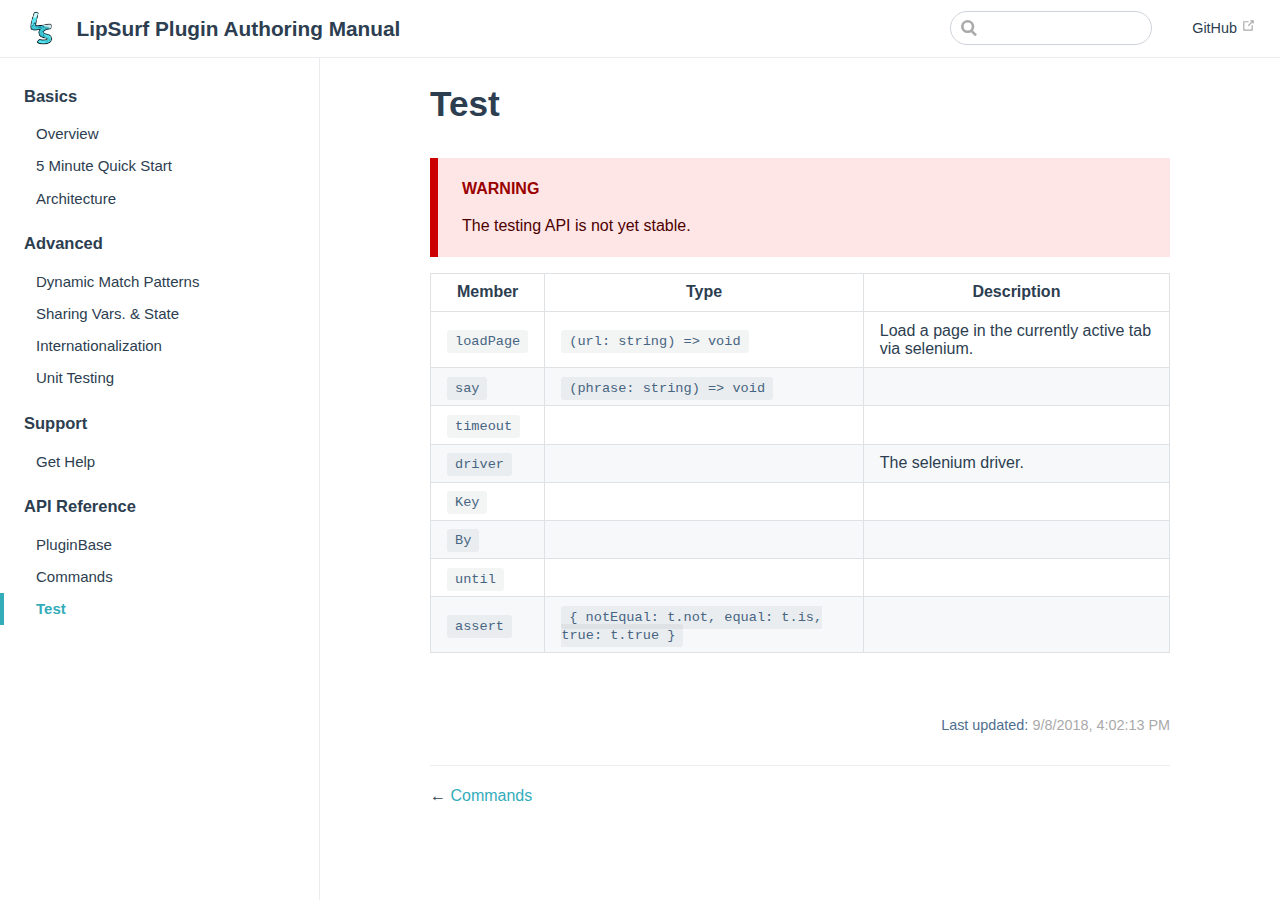
<file: api-reference/test.html>
<!DOCTYPE html>
<html lang="en-US">
  <head>
    <meta charset="utf-8">
    <meta name="viewport" content="width=device-width,initial-scale=1">
    <title>Test | LipSurf Plugin Authoring Manual</title>
    <meta name="description" content="Documentation for developers looking to extend LipSurf using the official API. Create extensions to control your browser via voice.">
    
    
    <link rel="preload" href="/assets/css/0.styles.6c1cd749.css" as="style"><link rel="preload" href="/assets/js/app.114e6427.js" as="script"><link rel="preload" href="/assets/js/8.61c7d8cd.js" as="script"><link rel="prefetch" href="/assets/js/4.6def9c47.js"><link rel="prefetch" href="/assets/js/2.4d942548.js"><link rel="prefetch" href="/assets/js/3.e313a01f.js"><link rel="prefetch" href="/assets/js/5.187f4996.js"><link rel="prefetch" href="/assets/js/6.0157a9b4.js"><link rel="prefetch" href="/assets/js/7.5a5d15c3.js"><link rel="prefetch" href="/assets/js/9.c8a0942f.js"><link rel="prefetch" href="/assets/js/10.056f1445.js"><link rel="prefetch" href="/assets/js/11.8158d5c2.js"><link rel="prefetch" href="/assets/js/12.8676da45.js"><link rel="prefetch" href="/assets/js/13.c82cd369.js"><link rel="prefetch" href="/assets/js/14.a3461e25.js"><link rel="prefetch" href="/assets/js/15.cd255a4a.js">
    <link rel="stylesheet" href="/assets/css/0.styles.6c1cd749.css">
  </head>
  <body>
    <div id="app" data-server-rendered="true"><div class="theme-container"><header class="navbar"><div class="sidebar-button"><svg xmlns="http://www.w3.org/2000/svg" aria-hidden="true" role="img" viewBox="0 0 448 512" class="icon"><path fill="currentColor" d="M436 124H12c-6.627 0-12-5.373-12-12V80c0-6.627 5.373-12 12-12h424c6.627 0 12 5.373 12 12v32c0 6.627-5.373 12-12 12zm0 160H12c-6.627 0-12-5.373-12-12v-32c0-6.627 5.373-12 12-12h424c6.627 0 12 5.373 12 12v32c0 6.627-5.373 12-12 12zm0 160H12c-6.627 0-12-5.373-12-12v-32c0-6.627 5.373-12 12-12h424c6.627 0 12 5.373 12 12v32c0 6.627-5.373 12-12 12z"></path></svg></div> <a href="/" class="home-link router-link-active"><img src="/icon-128.png" alt="LipSurf Plugin Authoring Manual" class="logo"> <span class="site-name can-hide">LipSurf Plugin Authoring Manual</span></a> <div class="links" style="max-width:nullpx;"><div class="search-box"><input aria-label="Search" autocomplete="off" spellcheck="false" value=""> <!----></div> <nav class="nav-links can-hide"> <a href="https://github.com/lipsurf/plugins" target="_blank" rel="noopener noreferrer" class="repo-link">
    GitHub
    <svg xmlns="http://www.w3.org/2000/svg" aria-hidden="true" x="0px" y="0px" viewBox="0 0 100 100" width="15" height="15" class="icon outbound"><path fill="currentColor" d="M18.8,85.1h56l0,0c2.2,0,4-1.8,4-4v-32h-8v28h-48v-48h28v-8h-32l0,0c-2.2,0-4,1.8-4,4v56C14.8,83.3,16.6,85.1,18.8,85.1z"></path> <polygon fill="currentColor" points="45.7,48.7 51.3,54.3 77.2,28.5 77.2,37.2 85.2,37.2 85.2,14.9 62.8,14.9 62.8,22.9 71.5,22.9"></polygon></svg></a></nav></div></header> <div class="sidebar-mask"></div> <div class="sidebar"><nav class="nav-links"> <a href="https://github.com/lipsurf/plugins" target="_blank" rel="noopener noreferrer" class="repo-link">
    GitHub
    <svg xmlns="http://www.w3.org/2000/svg" aria-hidden="true" x="0px" y="0px" viewBox="0 0 100 100" width="15" height="15" class="icon outbound"><path fill="currentColor" d="M18.8,85.1h56l0,0c2.2,0,4-1.8,4-4v-32h-8v28h-48v-48h28v-8h-32l0,0c-2.2,0-4,1.8-4,4v56C14.8,83.3,16.6,85.1,18.8,85.1z"></path> <polygon fill="currentColor" points="45.7,48.7 51.3,54.3 77.2,28.5 77.2,37.2 85.2,37.2 85.2,14.9 62.8,14.9 62.8,22.9 71.5,22.9"></polygon></svg></a></nav>  <ul class="sidebar-links"><li><div class="sidebar-group first"><p class="sidebar-heading"><span>Basics</span> <!----></p> <ul class="sidebar-group-items"><li><a href="/" class="sidebar-link">Overview</a></li><li><a href="/quick-start.html" class="sidebar-link">5 Minute Quick Start</a></li><li><a href="/architecture.html" class="sidebar-link">Architecture</a></li></ul></div></li><li><div class="sidebar-group"><p class="sidebar-heading"><span>Advanced</span> <!----></p> <ul class="sidebar-group-items"><li><a href="/dynamic-matching.html" class="sidebar-link">Dynamic Match Patterns</a></li><li><a href="/state.html" class="sidebar-link">Sharing Vars. &amp; State</a></li><li><a href="/langs.html" class="sidebar-link">Internationalization</a></li><li><a href="/testing.html" class="sidebar-link">Unit Testing</a></li></ul></div></li><li><div class="sidebar-group"><p class="sidebar-heading"><span>Support</span> <!----></p> <ul class="sidebar-group-items"><li><a href="/help.html" class="sidebar-link">Get Help</a></li></ul></div></li><li><div class="sidebar-group"><p class="sidebar-heading open"><span>API Reference</span> <!----></p> <ul class="sidebar-group-items"><li><a href="/api-reference/pluginbase.html" class="sidebar-link">PluginBase</a></li><li><a href="/api-reference/command.html" class="sidebar-link">Commands</a></li><li><a href="/api-reference/test.html" class="active sidebar-link">Test</a></li></ul></div></li></ul> </div> <div class="page"> <div class="content"><h1 id="test"><a href="#test" aria-hidden="true" class="header-anchor">#</a> Test</h1> <div class="danger custom-block"><p class="custom-block-title">WARNING</p> <p>The testing API is not yet stable.</p></div> <table><thead><tr><th>Member</th> <th>Type</th> <th>Description</th></tr></thead> <tbody><tr><td><code>loadPage</code></td> <td><code>(url: string) =&gt; void</code></td> <td>Load a page in the currently active tab via selenium.</td></tr> <tr><td><code>say</code></td> <td><code>(phrase: string) =&gt; void</code></td> <td></td></tr> <tr><td><code>timeout</code></td> <td></td> <td></td></tr> <tr><td><code>driver</code></td> <td></td> <td>The selenium driver.</td></tr> <tr><td><code>Key</code></td> <td></td> <td></td></tr> <tr><td><code>By</code></td> <td></td> <td></td></tr> <tr><td><code>until</code></td> <td></td> <td></td></tr> <tr><td><code>assert</code></td> <td><code>{ notEqual: t.not, equal: t.is, true: t.true }</code></td> <td></td></tr></tbody></table></div> <div class="page-edit"><!----> <div class="last-updated"><span class="prefix">Last updated: </span> <span class="time">9/9/2018, 1:02:13 AM</span></div></div> <div class="page-nav"><p class="inner"><span class="prev">
        ←
        <a href="/api-reference/command.html" class="prev">
          Commands
        </a></span> <!----></p></div> </div> <!----></div></div>
    <script src="/assets/js/8.61c7d8cd.js" defer></script><script src="/assets/js/app.114e6427.js" defer></script>
  </body>
</html>
</file>
<file: assets/css/0.styles.6c1cd749.css>
.home{padding:3.6rem 2rem 0;max-width:960px;margin:0 auto}.home .hero{text-align:center}.home .hero img{max-height:280px;display:block;margin:3rem auto 1.5rem}.home .hero h1{font-size:3rem}.home .hero .action,.home .hero .description,.home .hero h1{margin:1.8rem auto}.home .hero .description{max-width:35rem;font-size:1.6rem;line-height:1.3;color:#6a8bad}.home .hero .action-button{display:inline-block;font-size:1.2rem;color:#fff;background-color:#33acba;padding:.8rem 1.6rem;border-radius:4px;transition:background-color .1s ease;box-sizing:border-box;border-bottom:1px solid #2e9ba7}.home .hero .action-button:hover{background-color:#3ebcca}.home .features{border-top:1px solid #eaecef;padding:1.2rem 0;margin-top:2.5rem;display:flex;flex-wrap:wrap;align-items:flex-start;align-content:stretch;justify-content:space-between}.home .feature{flex-grow:1;flex-basis:30%;max-width:30%}.home .feature h2{font-size:1.4rem;font-weight:500;border-bottom:none;padding-bottom:0;color:#3a5169}.home .feature p{color:#4e6e8e}.home .footer{padding:2.5rem;border-top:1px solid #eaecef;text-align:center;color:#4e6e8e}@media (max-width:719px){.home .features{flex-direction:column}.home .feature{max-width:100%;padding:0 2.5rem}}@media (max-width:419px){.home{padding-left:1.5rem;padding-right:1.5rem}.home .hero img{max-height:210px;margin:2rem auto 1.2rem}.home .hero h1{font-size:2rem}.home .hero .action,.home .hero .description,.home .hero h1{margin:1.2rem auto}.home .hero .description{font-size:1.2rem}.home .hero .action-button{font-size:1rem;padding:.6rem 1.2rem}.home .feature h2{font-size:1.25rem}}.sidebar-button{display:none;width:1.25rem;height:1.25rem;position:absolute;padding:.6rem;top:.6rem;left:1rem}.sidebar-button .icon{display:block;width:1.25rem;height:1.25rem}@media (max-width:719px){.sidebar-button{display:block}}.search-box{display:inline-block;position:relative;margin-right:1rem}.search-box input{cursor:text;width:10rem;color:#4e6e8e;display:inline-block;border:1px solid #cfd4db;border-radius:2rem;font-size:.9rem;line-height:2rem;padding:0 .5rem 0 2rem;outline:none;transition:all .2s ease;background:#fff url(/assets/img/search.83621669.svg) .6rem .5rem no-repeat;background-size:1rem}.search-box input:focus{cursor:auto;border-color:#33acba}.search-box .suggestions{background:#fff;width:20rem;position:absolute;top:1.5rem;border:1px solid #cfd4db;border-radius:6px;padding:.4rem;list-style-type:none}.search-box .suggestions.align-right{right:0}.search-box .suggestion{line-height:1.4;padding:.4rem .6rem;border-radius:4px;cursor:pointer}.search-box .suggestion a{white-space:normal;color:#5d82a6}.search-box .suggestion a .page-title{font-weight:600}.search-box .suggestion a .header{font-size:.9em;margin-left:.25em}.search-box .suggestion.focused{background-color:#f3f4f5}.search-box .suggestion.focused a{color:#33acba}@media (max-width:959px){.search-box input{cursor:pointer;width:0;border-color:transparent;position:relative}.search-box input:focus{cursor:text;left:0;width:10rem}}@media (max-width:959px) and (min-width:719px){.search-box .suggestions{left:0}}@media (max-width:719px){.search-box{margin-right:0}.search-box input{left:1rem}.search-box .suggestions{right:0}}@media (max-width:419px){.search-box .suggestions{width:calc(100vw - 4rem)}.search-box input:focus{width:8rem}}.dropdown-enter,.dropdown-leave-to{height:0!important}.dropdown-wrapper{cursor:pointer}.dropdown-wrapper .dropdown-title{display:block}.dropdown-wrapper .dropdown-title:hover{border-color:transparent}.dropdown-wrapper .dropdown-title .arrow{vertical-align:middle;margin-top:-1px;margin-left:.4rem}.dropdown-wrapper .nav-dropdown .dropdown-item{color:inherit;line-height:1.7rem}.dropdown-wrapper .nav-dropdown .dropdown-item h4{margin:.45rem 0 0;border-top:1px solid #eee;padding:.45rem 1.5rem 0 1.25rem}.dropdown-wrapper .nav-dropdown .dropdown-item .dropdown-subitem-wrapper{padding:0;list-style:none}.dropdown-wrapper .nav-dropdown .dropdown-item .dropdown-subitem-wrapper .dropdown-subitem{font-size:.9em}.dropdown-wrapper .nav-dropdown .dropdown-item a{display:block;line-height:1.7rem;position:relative;border-bottom:none;font-weight:400;margin-bottom:0;padding:0 1.5rem 0 1.25rem}.dropdown-wrapper .nav-dropdown .dropdown-item a.router-link-active,.dropdown-wrapper .nav-dropdown .dropdown-item a:hover{color:#33acba}.dropdown-wrapper .nav-dropdown .dropdown-item a.router-link-active:after{content:"";width:0;height:0;border-left:5px solid #33acba;border-top:3px solid transparent;border-bottom:3px solid transparent;position:absolute;top:calc(50% - 2px);left:9px}.dropdown-wrapper .nav-dropdown .dropdown-item:first-child h4{margin-top:0;padding-top:0;border-top:0}@media (max-width:719px){.dropdown-wrapper.open .dropdown-title{margin-bottom:.5rem}.dropdown-wrapper .nav-dropdown{transition:height .1s ease-out;overflow:hidden}.dropdown-wrapper .nav-dropdown .dropdown-item h4{border-top:0;margin-top:0;padding-top:0}.dropdown-wrapper .nav-dropdown .dropdown-item>a,.dropdown-wrapper .nav-dropdown .dropdown-item h4{font-size:15px;line-height:2rem}.dropdown-wrapper .nav-dropdown .dropdown-item .dropdown-subitem{font-size:14px;padding-left:1rem}}@media (min-width:719px){.dropdown-wrapper{height:1.8rem}.dropdown-wrapper:hover .nav-dropdown{display:block!important}.dropdown-wrapper .dropdown-title .arrow{border-left:4px solid transparent;border-right:4px solid transparent;border-top:6px solid #ccc;border-bottom:0}.dropdown-wrapper .nav-dropdown{display:none;height:auto!important;box-sizing:border-box;max-height:calc(100vh - 2.7rem);overflow-y:auto;position:absolute;top:100%;right:0;background-color:#fff;padding:.6rem 0;border:1px solid #ddd;border-bottom-color:#ccc;text-align:left;border-radius:.25rem;white-space:nowrap;margin:0}}.nav-links{display:inline-block}.nav-links a{line-height:1.4rem;color:inherit}.nav-links a.router-link-active,.nav-links a:hover{color:#33acba}.nav-links .nav-item{position:relative;display:inline-block;margin-left:1.5rem;line-height:2rem}.nav-links .nav-item:first-child{margin-left:0}.nav-links .repo-link{margin-left:1.5rem}@media (max-width:719px){.nav-links .nav-item,.nav-links .repo-link{margin-left:0}}@media (min-width:719px){.nav-links a.router-link-active,.nav-links a:hover{color:#2c3e50}.nav-item>a:not(.external).router-link-active,.nav-item>a:not(.external):hover{margin-bottom:-2px;border-bottom:2px solid #3abac9}}.navbar{padding:.7rem 1.5rem;line-height:2.2rem;position:relative}.navbar a,.navbar img,.navbar span{display:inline-block}.navbar .logo{height:2.2rem;min-width:2.2rem;margin-right:.8rem;vertical-align:top}.navbar .site-name{font-size:1.3rem;font-weight:600;color:#2c3e50;position:relative}.navbar .links{padding-left:1.5rem;box-sizing:border-box;background-color:#fff;white-space:nowrap;font-size:.9rem;position:absolute;right:1.5rem;top:.7rem;display:flex}.navbar .links .search-box{flex:0 0 auto;vertical-align:top}.navbar .links .nav-links{flex:1}@media (max-width:719px){.navbar{padding-left:4rem}.navbar .can-hide{display:none}.navbar .links{padding-left:1.5rem}}.page-edit,.page-nav{max-width:740px;margin:0 auto;padding:2rem 2.5rem}@media (max-width:959px){.page-edit,.page-nav{padding:2rem}}@media (max-width:419px){.page-edit,.page-nav{padding:1.5rem}}.page{padding-bottom:2rem}.page-edit{padding-top:1rem;padding-bottom:1rem;overflow:auto}.page-edit .edit-link{display:inline-block}.page-edit .edit-link a{color:#4e6e8e;margin-right:.25rem}.page-edit .last-updated{float:right;font-size:.9em}.page-edit .last-updated .prefix{font-weight:500;color:#4e6e8e}.page-edit .last-updated .time{font-weight:400;color:#aaa}.page-nav{padding-top:1rem;padding-bottom:0}.page-nav .inner{min-height:2rem;margin-top:0;border-top:1px solid #eaecef;padding-top:1rem;overflow:auto}.page-nav .next{float:right}@media (max-width:719px){.page-edit .edit-link{margin-bottom:.5rem}.page-edit .last-updated{font-size:.8em;float:none;text-align:left}}.sidebar .sidebar-sub-headers{padding-left:1rem;font-size:.95em}a.sidebar-link{font-weight:400;display:inline-block;color:#2c3e50;border-left:.25rem solid transparent;padding:.35rem 1rem .35rem 1.25rem;line-height:1.4;width:100%;box-sizing:border-box}a.sidebar-link:hover{color:#33acba}a.sidebar-link.active{font-weight:600;color:#33acba;border-left-color:#33acba}.sidebar-group a.sidebar-link{padding-left:2rem}.sidebar-sub-headers a.sidebar-link{padding-top:.25rem;padding-bottom:.25rem;border-left:none}.sidebar-sub-headers a.sidebar-link.active{font-weight:500}.sidebar-group:not(.first){margin-top:1em}.sidebar-group .sidebar-group{padding-left:.5em}.sidebar-group:not(.collapsable) .sidebar-heading{cursor:auto;color:inherit}.sidebar-heading{color:#999;transition:color .15s ease;cursor:pointer;font-size:1.1em;font-weight:700;padding:0 1.5rem;margin-top:0;margin-bottom:.5rem}.sidebar-heading.open,.sidebar-heading:hover{color:inherit}.sidebar-heading .arrow{position:relative;top:-.12em;left:.5em}.sidebar-heading:.open .arrow{top:-.18em}.sidebar-group-items{transition:height .1s ease-out;overflow:hidden}.sidebar ul{padding:0;margin:0;list-style-type:none}.sidebar a{display:inline-block}.sidebar .nav-links{display:none;border-bottom:1px solid #eaecef;padding:.5rem 0 .75rem 0}.sidebar .nav-links a{font-weight:600}.sidebar .nav-links .nav-item,.sidebar .nav-links .repo-link{display:block;line-height:1.25rem;font-size:1.1em;padding:.5rem 0 .5rem 1.5rem}.sidebar .sidebar-links{padding:1.5rem 0}@media (max-width:719px){.sidebar .nav-links{display:block}.sidebar .nav-links .dropdown-wrapper .nav-dropdown .dropdown-item a.router-link-active:after{top:calc(1rem - 2px)}.sidebar .sidebar-links{padding:1rem 0}}.sw-update-popup{position:fixed;right:1em;bottom:1em;padding:1em;border:1px solid #33acba;border-radius:3px;background:#fff;box-shadow:0 4px 16px rgba(0,0,0,.5);text-align:center}.sw-update-popup button{margin-top:.5em;padding:.25em 2em}.sw-update-popup-enter-active,.sw-update-popup-leave-active{transition:opacity .3s,transform .3s}.sw-update-popup-enter,.sw-update-popup-leave-to{opacity:0;transform:translateY(50%) scale(.5)}code[class*=language-],pre[class*=language-]{color:#ccc;background:none;font-family:Consolas,Monaco,Andale Mono,Ubuntu Mono,monospace;text-align:left;white-space:pre;word-spacing:normal;word-break:normal;word-wrap:normal;line-height:1.5;tab-size:4;hyphens:none}pre[class*=language-]{padding:1em;margin:.5em 0;overflow:auto}:not(pre)>code[class*=language-],pre[class*=language-]{background:#2d2d2d}:not(pre)>code[class*=language-]{padding:.1em;border-radius:.3em;white-space:normal}.token.block-comment,.token.cdata,.token.comment,.token.doctype,.token.prolog{color:#999}.token.punctuation{color:#ccc}.token.attr-name,.token.deleted,.token.namespace,.token.tag{color:#e2777a}.token.function-name{color:#6196cc}.token.boolean,.token.function,.token.number{color:#f08d49}.token.class-name,.token.constant,.token.property,.token.symbol{color:#f8c555}.token.atrule,.token.builtin,.token.important,.token.keyword,.token.selector{color:#cc99cd}.token.attr-value,.token.char,.token.regex,.token.string,.token.variable{color:#7ec699}.token.entity,.token.operator,.token.url{color:#67cdcc}.token.bold,.token.important{font-weight:700}.token.italic{font-style:italic}.token.entity{cursor:help}.token.inserted{color:green}#nprogress{pointer-events:none}#nprogress .bar{background:#33acba;position:fixed;z-index:1031;top:0;left:0;width:100%;height:2px}#nprogress .peg{display:block;position:absolute;right:0;width:100px;height:100%;box-shadow:0 0 10px #33acba,0 0 5px #33acba;opacity:1;transform:rotate(3deg) translateY(-4px)}#nprogress .spinner{display:block;position:fixed;z-index:1031;top:15px;right:15px}#nprogress .spinner-icon{width:18px;height:18px;box-sizing:border-box;border:2px solid transparent;border-top-color:#33acba;border-left-color:#33acba;border-radius:50%;animation:nprogress-spinner .4s linear infinite}.nprogress-custom-parent{overflow:hidden;position:relative}.nprogress-custom-parent #nprogress .bar,.nprogress-custom-parent #nprogress .spinner{position:absolute}@keyframes nprogress-spinner{0%{transform:rotate(0deg)}to{transform:rotate(1turn)}}.content code{color:#476582;padding:.25rem .5rem;margin:0;font-size:.85em;background-color:rgba(27,31,35,.05);border-radius:3px}.content pre,.content pre[class*=language-]{line-height:1.4;padding:1.25rem 1.5rem;margin:.85rem 0;background-color:#282c34;border-radius:6px;overflow:auto}.content pre[class*=language-] code,.content pre code{color:#fff;padding:0;background-color:transparent;border-radius:0}div[class*=language-]{position:relative;background-color:#282c34;border-radius:6px}div[class*=language-] .highlight-lines{-webkit-user-select:none;-moz-user-select:none;-ms-user-select:none;user-select:none;padding-top:1.3rem;position:absolute;top:0;left:0;width:100%;line-height:1.4}div[class*=language-] .highlight-lines .highlighted{background-color:rgba(0,0,0,.66)}div[class*=language-] pre,div[class*=language-] pre[class*=language-]{background:transparent;position:relative;z-index:1}div[class*=language-]:before{position:absolute;z-index:3;top:.8em;right:1em;font-size:.75rem;color:hsla(0,0%,100%,.4)}div[class*=language-]:not(.line-numbers-mode) .line-numbers-wrapper{display:none}div[class*=language-].line-numbers-mode .highlight-lines .highlighted{position:relative}div[class*=language-].line-numbers-mode .highlight-lines .highlighted:before{content:" ";position:absolute;z-index:3;left:0;top:0;display:block;width:3.5rem;height:100%;background-color:rgba(0,0,0,.66)}div[class*=language-].line-numbers-mode pre{padding-left:4.5rem;vertical-align:middle}div[class*=language-].line-numbers-mode .line-numbers-wrapper{position:absolute;top:0;width:3.5rem;text-align:center;color:hsla(0,0%,100%,.3);padding:1.25rem 0;line-height:1.4}div[class*=language-].line-numbers-mode .line-numbers-wrapper .line-number,div[class*=language-].line-numbers-mode .line-numbers-wrapper br{-webkit-user-select:none;-moz-user-select:none;-ms-user-select:none;user-select:none}div[class*=language-].line-numbers-mode .line-numbers-wrapper .line-number{position:relative;z-index:4;font-size:.85em}div[class*=language-].line-numbers-mode:after{content:"";position:absolute;z-index:2;top:0;left:0;width:3.5rem;height:100%;border-radius:6px 0 0 6px;border-right:1px solid rgba(0,0,0,.66);background-color:#282c34}div[class~=language-js]:before{content:"js"}div[class~=language-ts]:before{content:"ts"}div[class~=language-html]:before{content:"html"}div[class~=language-md]:before{content:"md"}div[class~=language-vue]:before{content:"vue"}div[class~=language-css]:before{content:"css"}div[class~=language-sass]:before{content:"sass"}div[class~=language-scss]:before{content:"scss"}div[class~=language-less]:before{content:"less"}div[class~=language-stylus]:before{content:"stylus"}div[class~=language-go]:before{content:"go"}div[class~=language-java]:before{content:"java"}div[class~=language-c]:before{content:"c"}div[class~=language-sh]:before{content:"sh"}div[class~=language-yaml]:before{content:"yaml"}div[class~=language-py]:before{content:"py"}div[class~=language-javascript]:before{content:"js"}div[class~=language-typescript]:before{content:"ts"}div[class~=language-markup]:before{content:"html"}div[class~=language-markdown]:before{content:"md"}div[class~=language-json]:before{content:"json"}div[class~=language-ruby]:before{content:"rb"}div[class~=language-python]:before{content:"py"}div[class~=language-bash]:before{content:"sh"}.custom-block .custom-block-title{font-weight:600;margin-bottom:-.4rem}.custom-block.danger,.custom-block.tip,.custom-block.warning{padding:.1rem 1.5rem;border-left-width:.5rem;border-left-style:solid;margin:1rem 0}.custom-block.tip{background-color:#f3f5f7;border-color:#42b983}.custom-block.warning{background-color:rgba(255,229,100,.3);border-color:#e7c000;color:#6b5900}.custom-block.warning .custom-block-title{color:#b29400}.custom-block.warning a{color:#2c3e50}.custom-block.danger{background-color:#ffe6e6;border-color:#c00;color:#4d0000}.custom-block.danger .custom-block-title{color:#900}.custom-block.danger a{color:#2c3e50}.arrow{display:inline-block;width:0;height:0}.arrow.up{border-bottom:6px solid #ccc}.arrow.down,.arrow.up{border-left:4px solid transparent;border-right:4px solid transparent}.arrow.down{border-top:6px solid #ccc}.arrow.right{border-left:6px solid #ccc}.arrow.left,.arrow.right{border-top:4px solid transparent;border-bottom:4px solid transparent}.arrow.left{border-right:6px solid #ccc}.content:not(.custom){max-width:740px;margin:0 auto;padding:2rem 2.5rem}@media (max-width:959px){.content:not(.custom){padding:2rem}}@media (max-width:419px){.content:not(.custom){padding:1.5rem}}.table-of-contents .badge{vertical-align:middle}body,html{padding:0;margin:0}body{font-family:-apple-system,BlinkMacSystemFont,Segoe UI,Roboto,Oxygen,Ubuntu,Cantarell,Fira Sans,Droid Sans,Helvetica Neue,sans-serif;-webkit-font-smoothing:antialiased;-moz-osx-font-smoothing:grayscale;font-size:16px;color:#2c3e50}.page{padding-left:20rem}.navbar{z-index:20;right:0;height:3.6rem;background-color:#fff;box-sizing:border-box;border-bottom:1px solid #eaecef}.navbar,.sidebar-mask{position:fixed;top:0;left:0}.sidebar-mask{z-index:9;width:100vw;height:100vh;display:none}.sidebar{font-size:15px;background-color:#fff;width:20rem;position:fixed;z-index:10;margin:0;top:3.6rem;left:0;bottom:0;box-sizing:border-box;border-right:1px solid #eaecef;overflow-y:auto}.content:not(.custom)>:first-child{margin-top:3.6rem}.content:not(.custom) a:hover{text-decoration:underline}.content:not(.custom) p.demo{padding:1rem 1.5rem;border:1px solid #ddd;border-radius:4px}.content:not(.custom) img{max-width:100%}.content.custom{padding:0;margin:0}.content.custom img{max-width:100%}a{font-weight:500;text-decoration:none}a,p a code{color:#33acba}p a code{font-weight:400}kbd{background:#eee;border:.15rem solid #ddd;border-bottom:.25rem solid #ddd;border-radius:.15rem;padding:0 .15em}blockquote{font-size:1.2rem;color:#999;border-left:.25rem solid #dfe2e5;margin-left:0;padding-left:1rem}ol,ul{padding-left:1.2em}strong{font-weight:600}h1,h2,h3,h4,h5,h6{font-weight:600;line-height:1.25}.content:not(.custom)>h1,.content:not(.custom)>h2,.content:not(.custom)>h3,.content:not(.custom)>h4,.content:not(.custom)>h5,.content:not(.custom)>h6{margin-top:-3.1rem;padding-top:4.6rem;margin-bottom:0}.content:not(.custom)>h1:first-child,.content:not(.custom)>h2:first-child,.content:not(.custom)>h3:first-child,.content:not(.custom)>h4:first-child,.content:not(.custom)>h5:first-child,.content:not(.custom)>h6:first-child{margin-top:-1.5rem;margin-bottom:1rem}.content:not(.custom)>h1:first-child+.custom-block,.content:not(.custom)>h1:first-child+p,.content:not(.custom)>h1:first-child+pre,.content:not(.custom)>h2:first-child+.custom-block,.content:not(.custom)>h2:first-child+p,.content:not(.custom)>h2:first-child+pre,.content:not(.custom)>h3:first-child+.custom-block,.content:not(.custom)>h3:first-child+p,.content:not(.custom)>h3:first-child+pre,.content:not(.custom)>h4:first-child+.custom-block,.content:not(.custom)>h4:first-child+p,.content:not(.custom)>h4:first-child+pre,.content:not(.custom)>h5:first-child+.custom-block,.content:not(.custom)>h5:first-child+p,.content:not(.custom)>h5:first-child+pre,.content:not(.custom)>h6:first-child+.custom-block,.content:not(.custom)>h6:first-child+p,.content:not(.custom)>h6:first-child+pre{margin-top:2rem}h1:hover .header-anchor,h2:hover .header-anchor,h3:hover .header-anchor,h4:hover .header-anchor,h5:hover .header-anchor,h6:hover .header-anchor{opacity:1}h1{font-size:2.2rem}h2{font-size:1.65rem;padding-bottom:.3rem;border-bottom:1px solid #eaecef}h3{font-size:1.35rem}a.header-anchor{font-size:.85em;float:left;margin-left:-.87em;padding-right:.23em;margin-top:.125em;opacity:0}a.header-anchor:hover{text-decoration:none}.line-number,code,kbd{font-family:source-code-pro,Menlo,Monaco,Consolas,Courier New,monospace}ol,p,ul{line-height:1.7}hr{border:0;border-top:1px solid #eaecef}table{border-collapse:collapse;margin:1rem 0;display:block;overflow-x:auto}tr{border-top:1px solid #dfe2e5}tr:nth-child(2n){background-color:#f6f8fa}td,th{border:1px solid #dfe2e5;padding:.6em 1em}.custom-layout{padding-top:3.6rem}.theme-container.sidebar-open .sidebar-mask{display:block}.theme-container.no-navbar .content:not(.custom)>h1,.theme-container.no-navbar h2,.theme-container.no-navbar h3,.theme-container.no-navbar h4,.theme-container.no-navbar h5,.theme-container.no-navbar h6{margin-top:1.5rem;padding-top:0}.theme-container.no-navbar .sidebar{top:0}.theme-container.no-navbar .custom-layout{padding-top:0}@media (min-width:720px){.theme-container.no-sidebar .sidebar{display:none}.theme-container.no-sidebar .page{padding-left:0}}@media (max-width:959px){.sidebar{font-size:15px;width:16.4rem}.page{padding-left:16.4rem}}@media (max-width:719px){.sidebar{top:0;padding-top:3.6rem;transform:translateX(-100%);transition:transform .2s ease}.page{padding-left:0}.theme-container.sidebar-open .sidebar{transform:translateX(0)}.theme-container.no-navbar .sidebar{padding-top:0}}@media (max-width:419px){h1{font-size:1.9rem}.content div[class*=language-]{margin:.85rem -1.5rem;border-radius:0}}.icon.outbound{color:#aaa;display:inline-block}.voice-cmd{background-color:rgba(191,255,191,.561);text-decoration:none}.badge[data-v-099ab69c]{display:inline-block;font-size:14px;height:18px;line-height:18px;border-radius:3px;padding:0 6px;color:#fff;margin-right:5px;background-color:#42b983}.badge.middle[data-v-099ab69c]{vertical-align:middle}.badge.top[data-v-099ab69c]{vertical-align:top}.badge.green[data-v-099ab69c],.badge.tip[data-v-099ab69c]{background-color:#42b983}.badge.error[data-v-099ab69c]{background-color:#da5961}.badge.warn[data-v-099ab69c],.badge.warning[data-v-099ab69c],.badge.yellow[data-v-099ab69c]{background-color:#e7c000}
</file>
